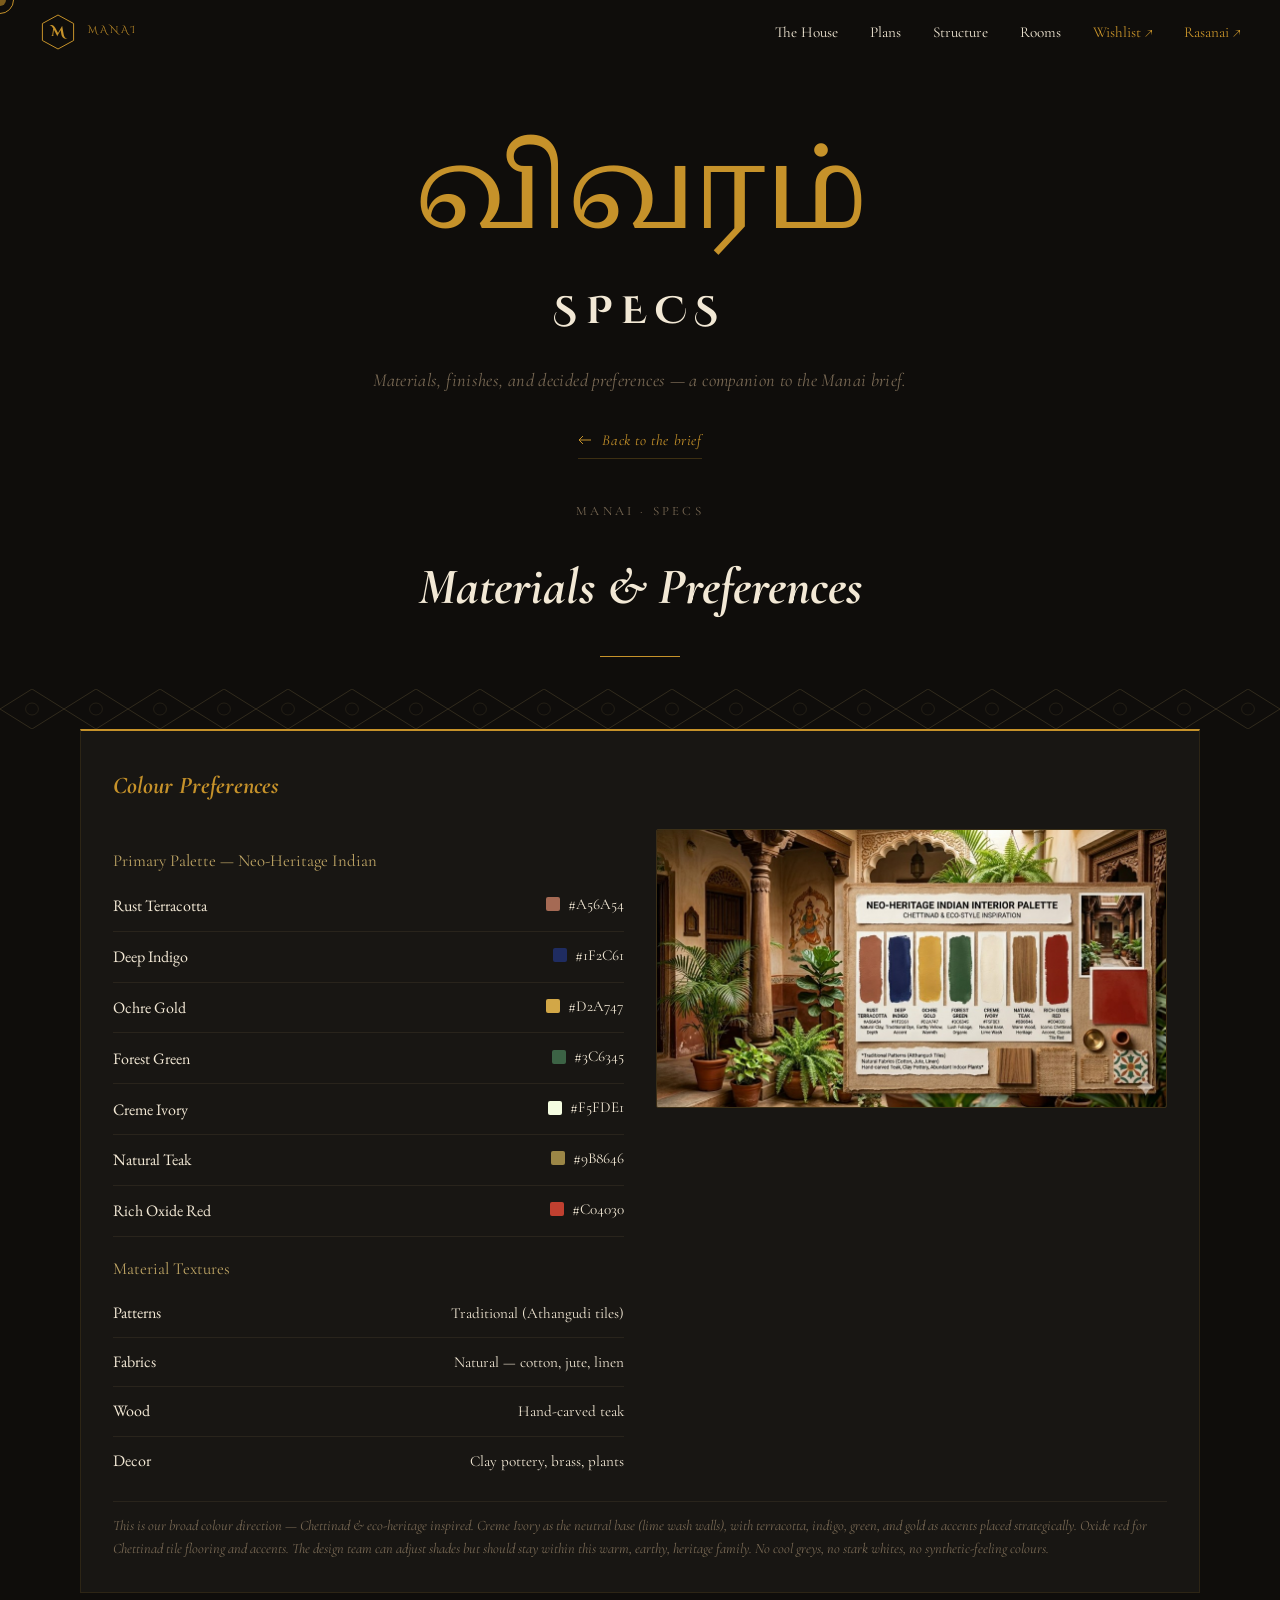
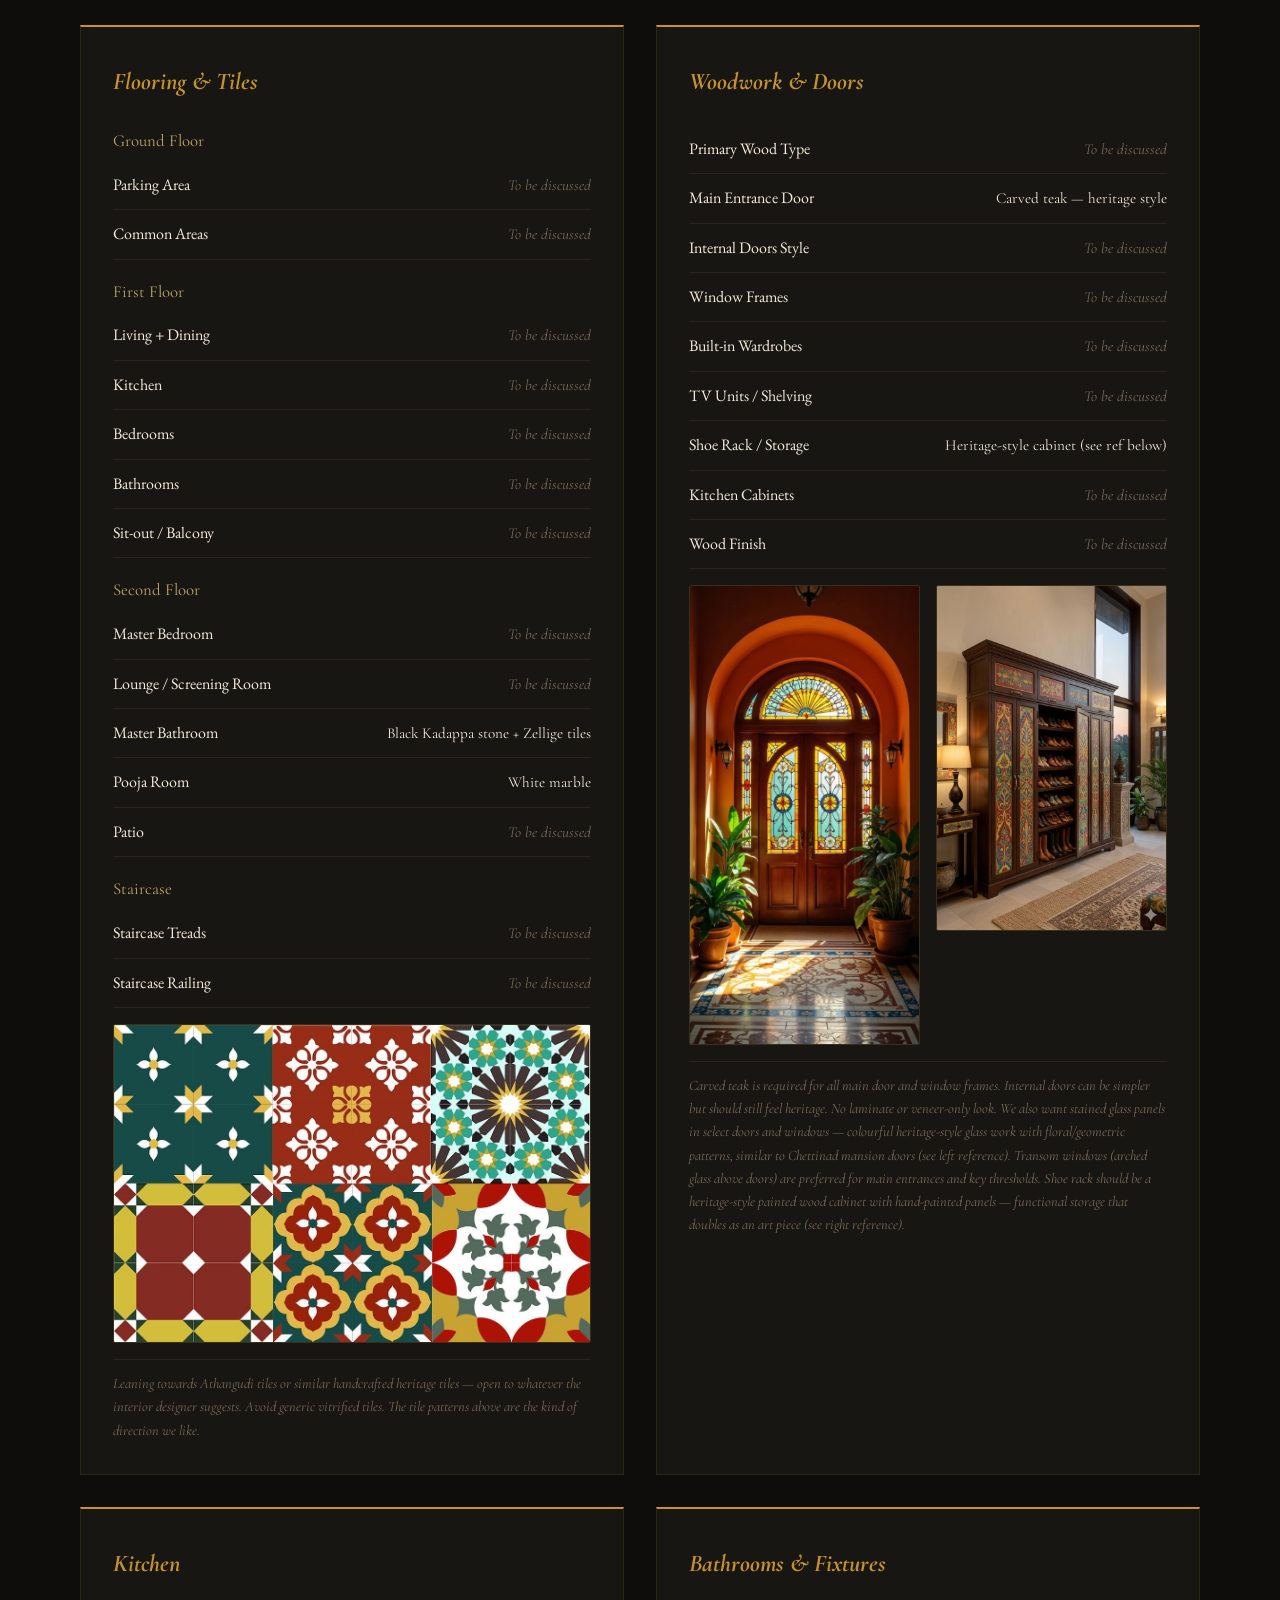
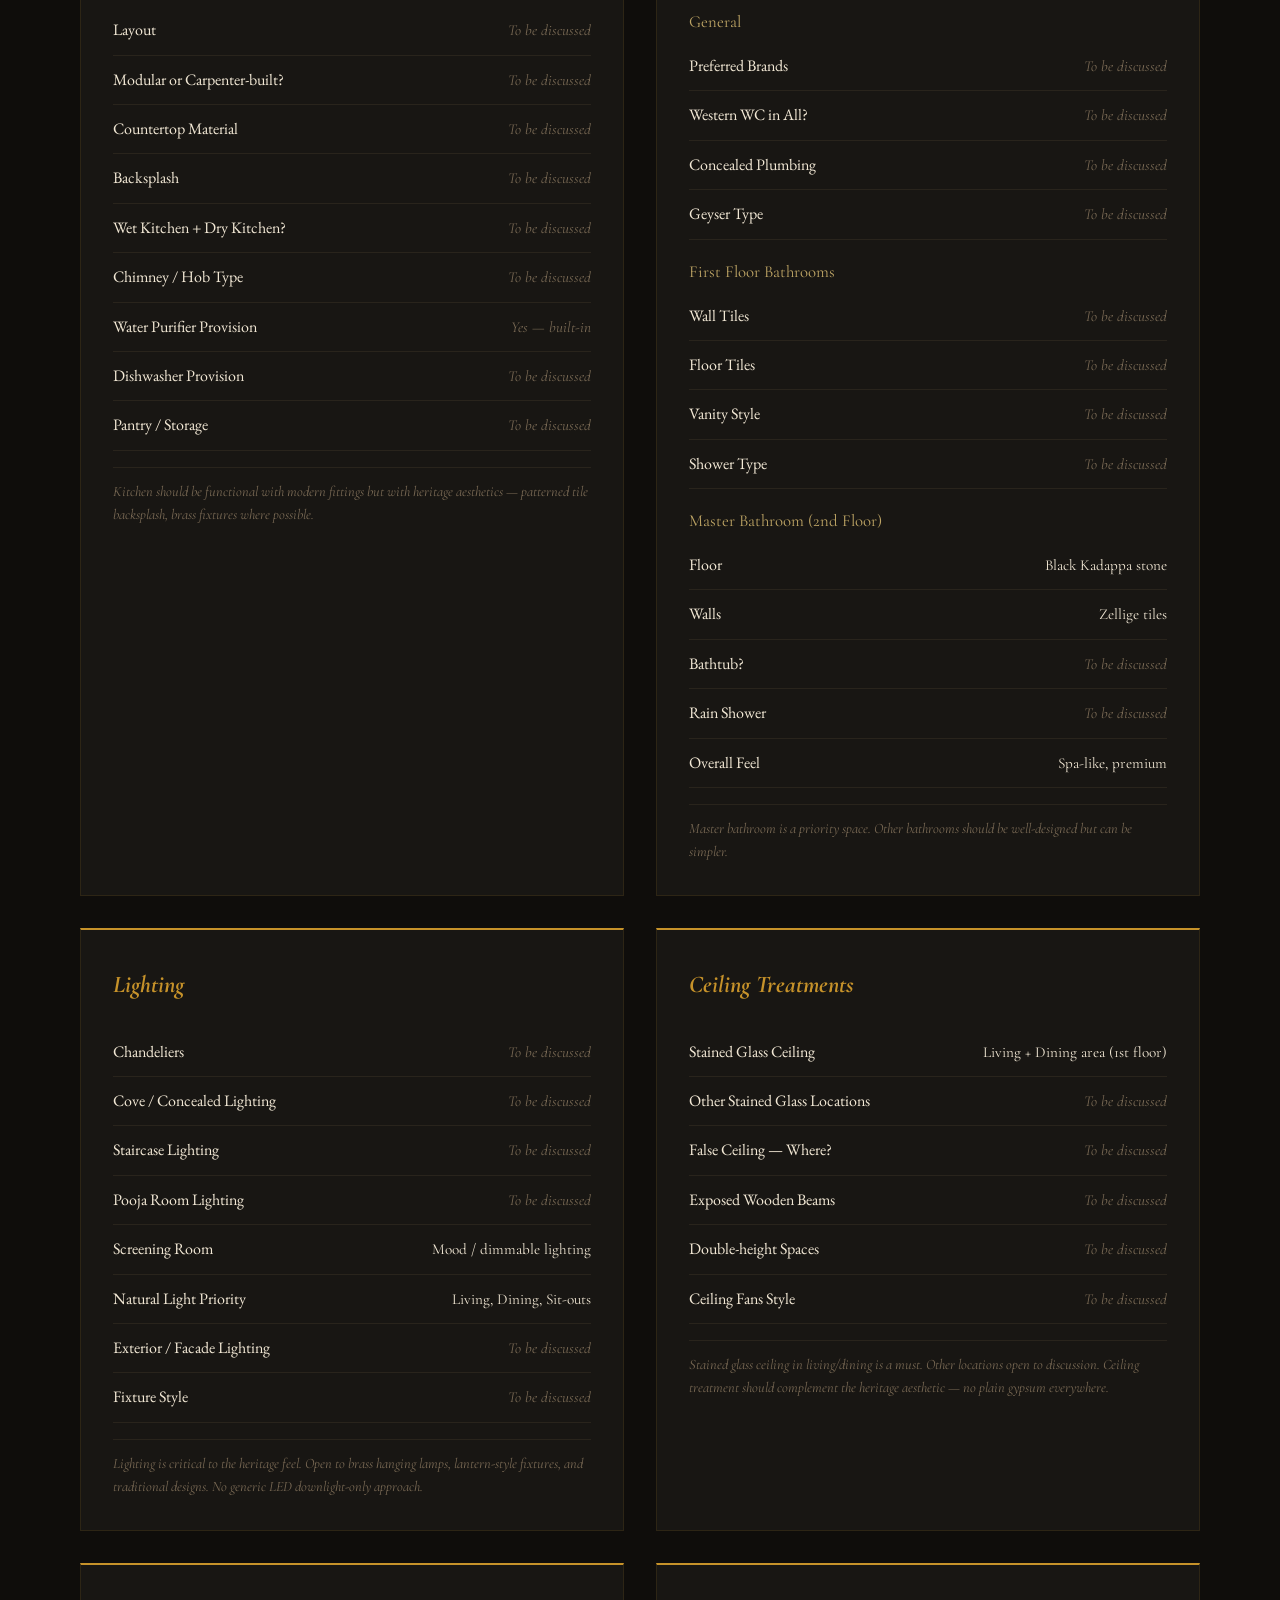
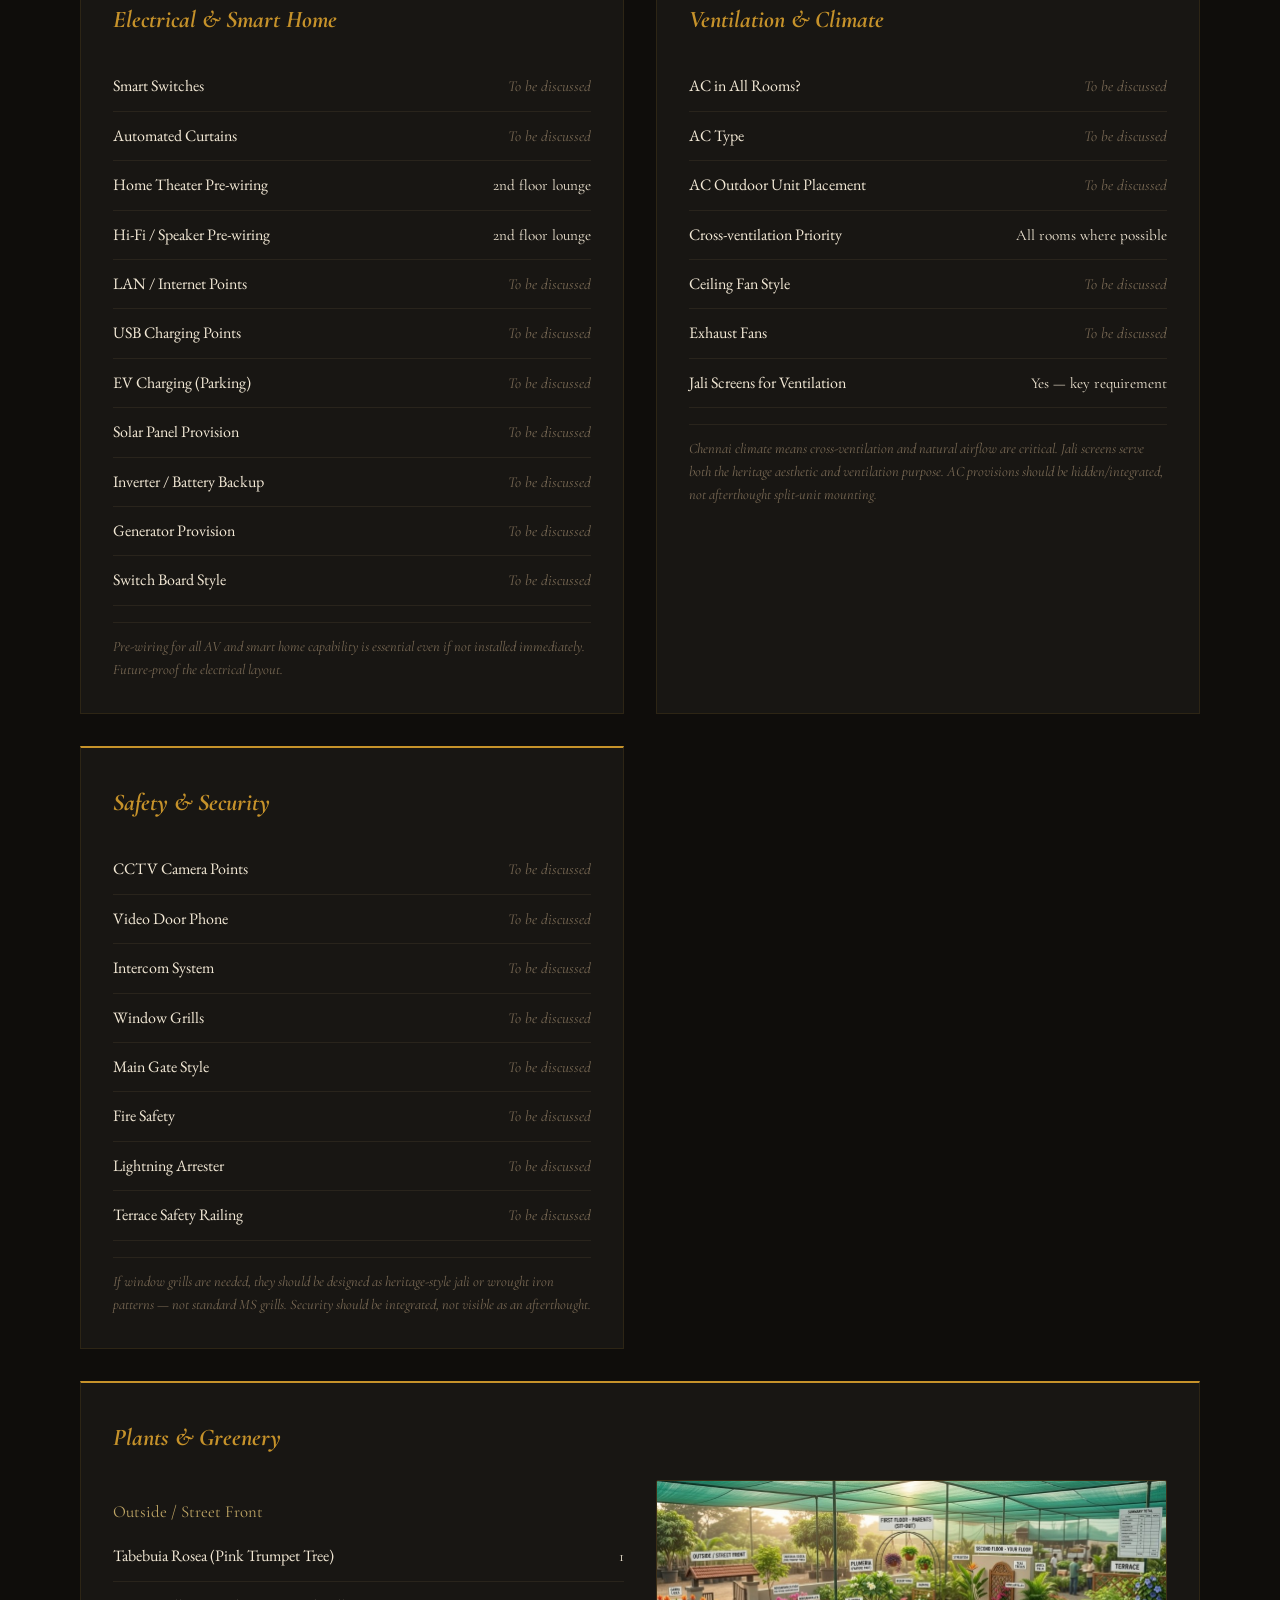
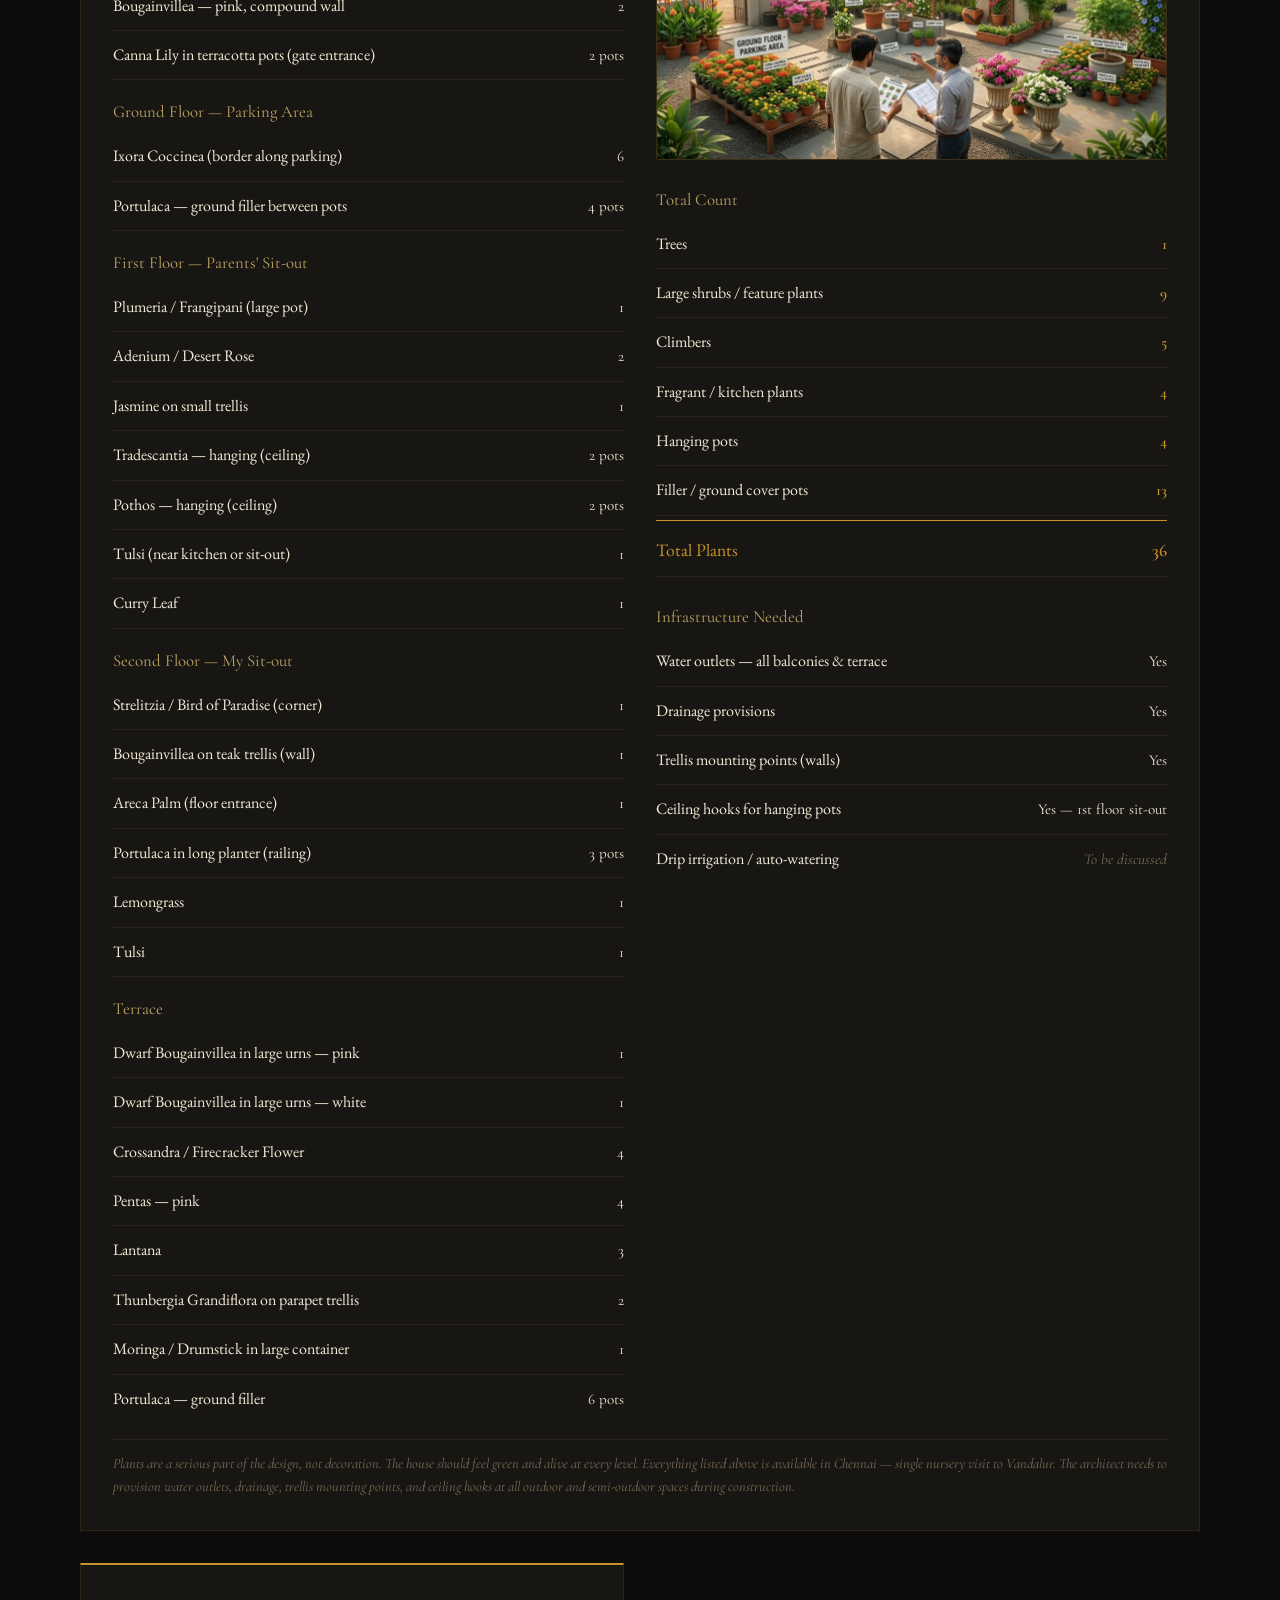
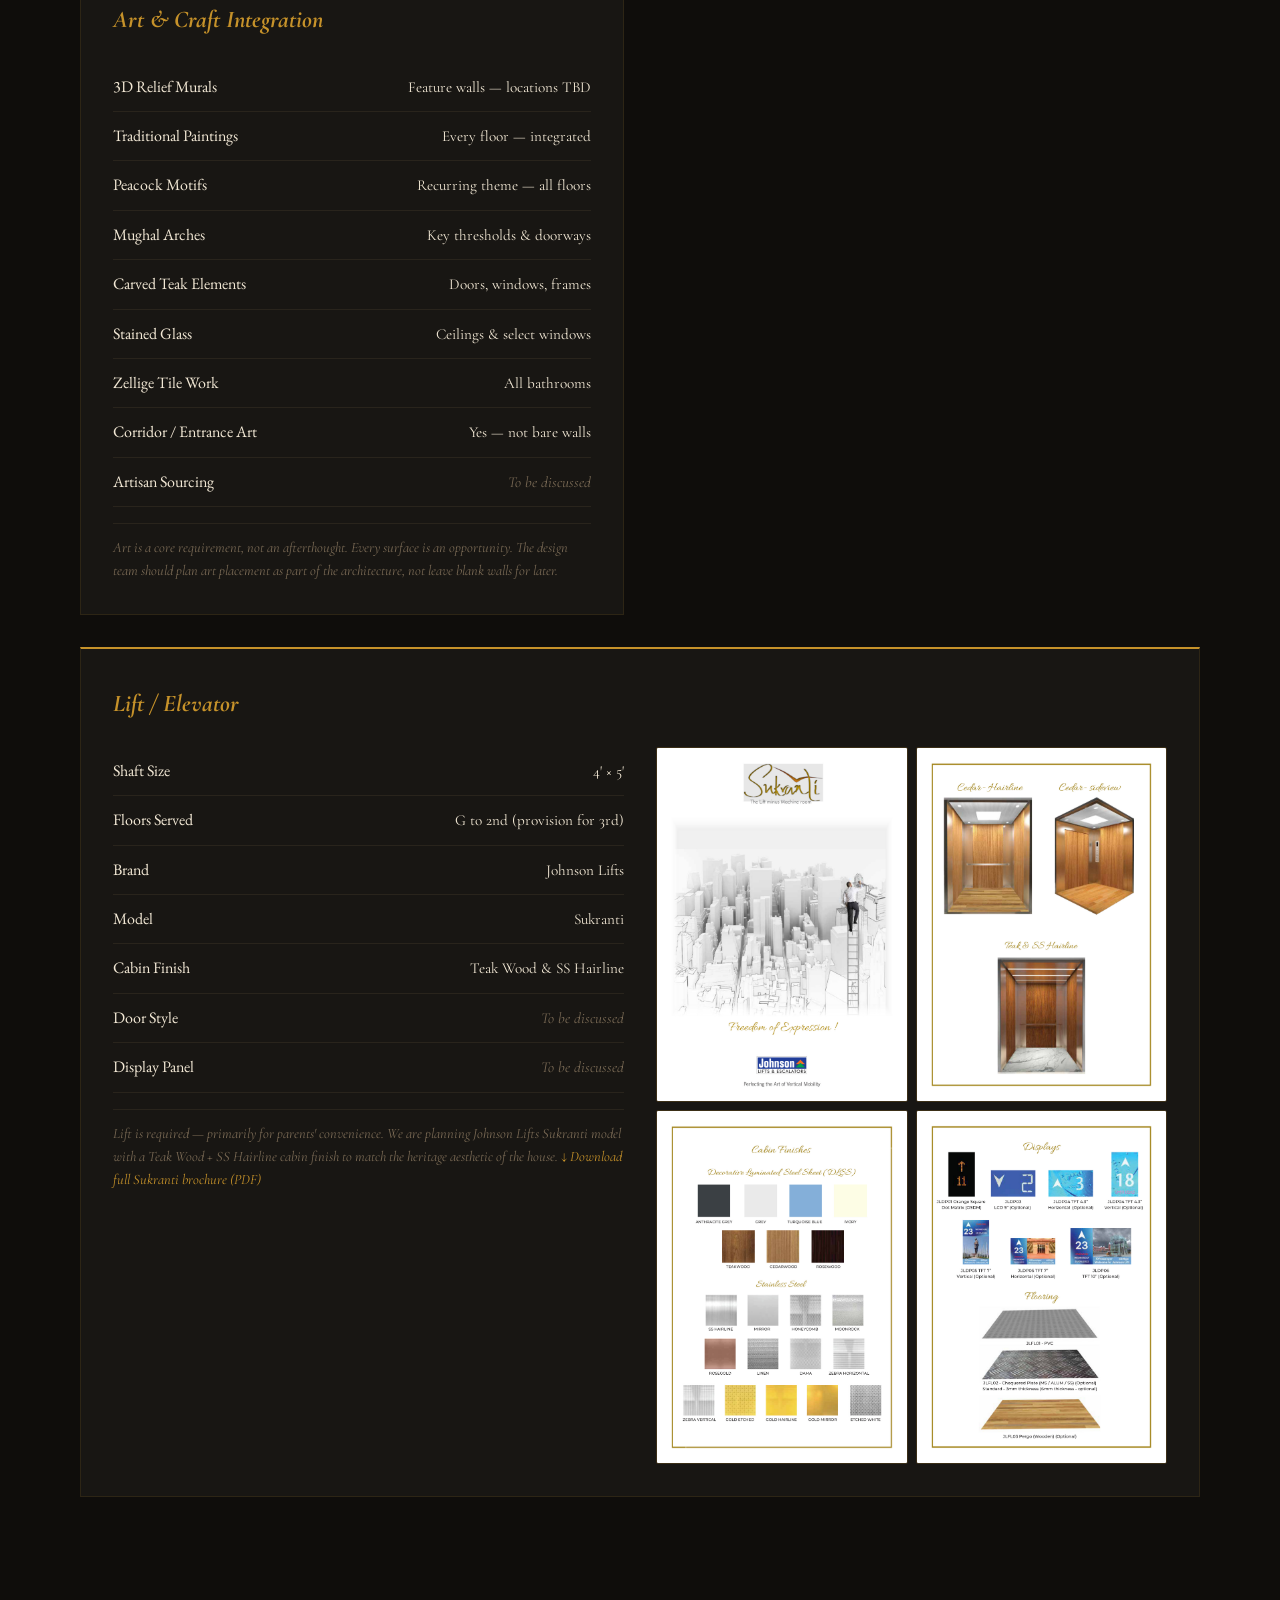
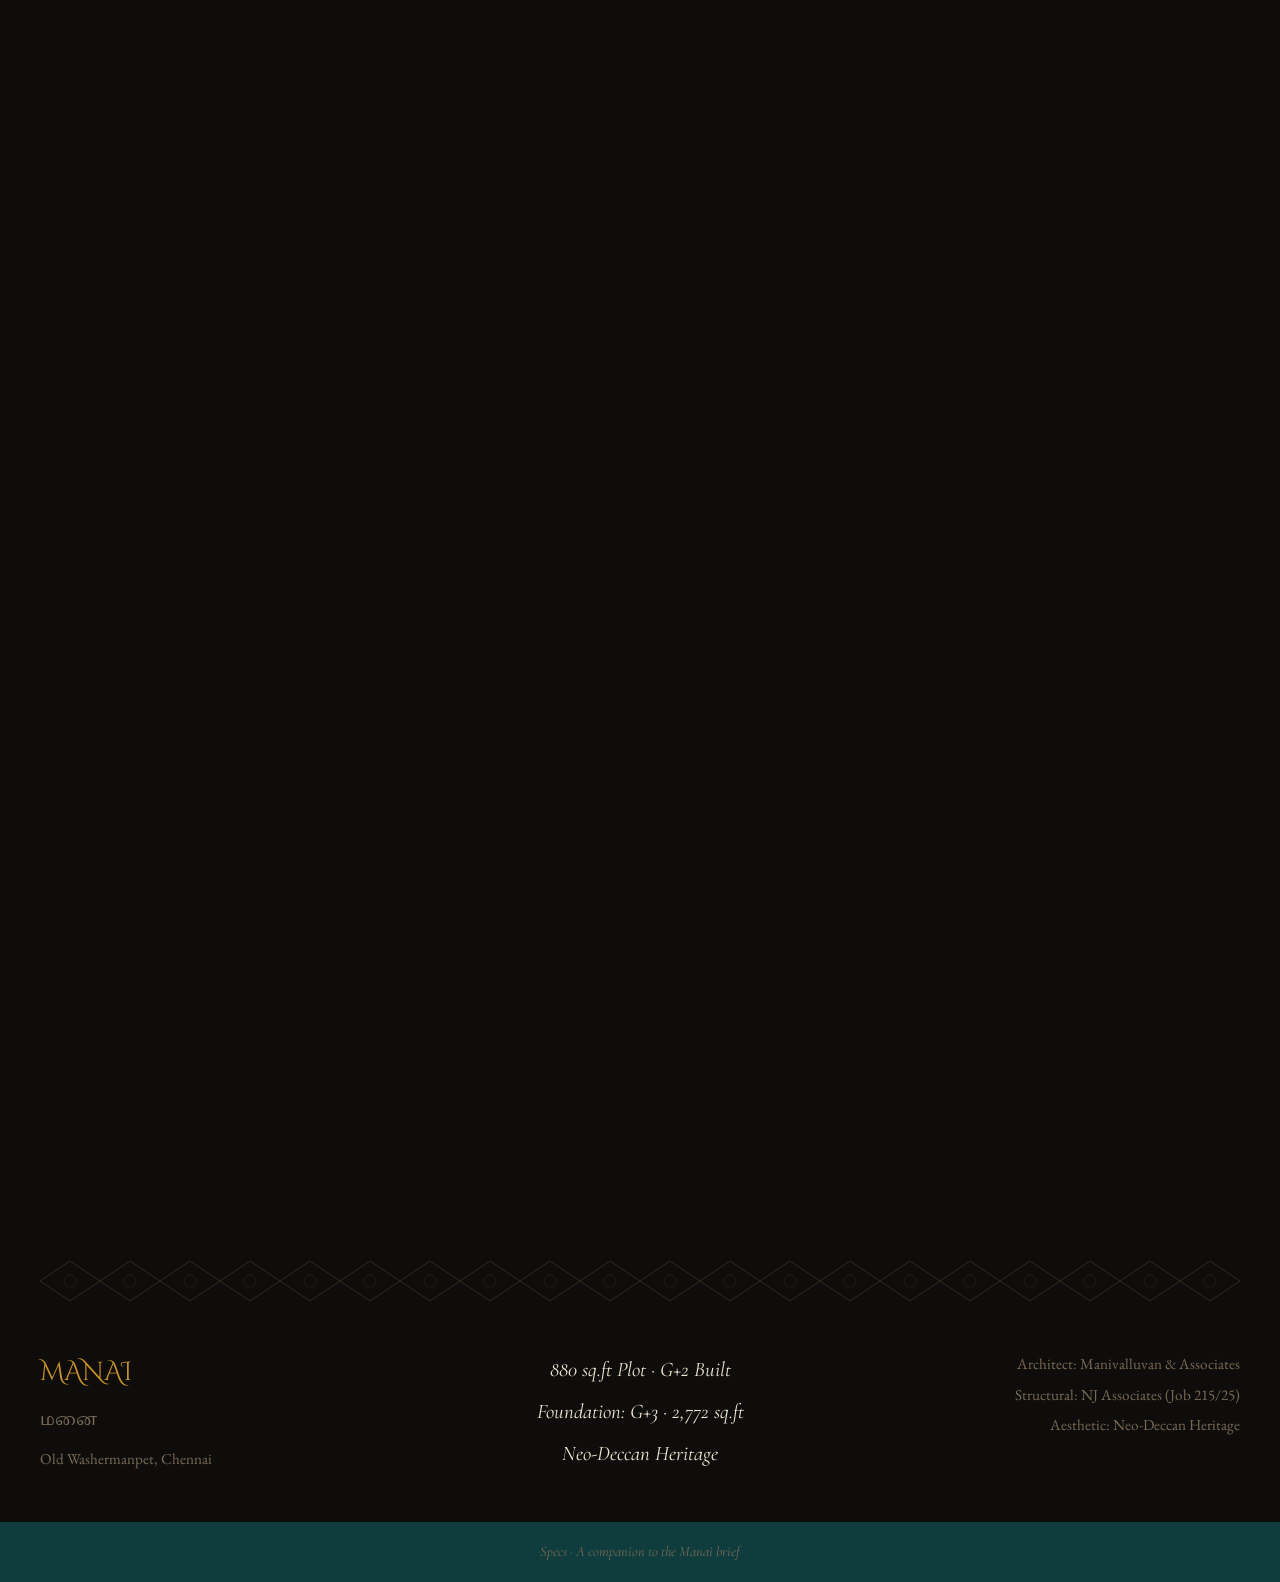
<file: specs.html>
<!DOCTYPE html>
<html lang="en">
<head>
<meta charset="UTF-8">
<meta name="viewport" content="width=device-width, initial-scale=1.0">
<title>Manai — Specs</title>
<meta name="description" content="Detailed specifications and material preferences for Manai — a companion document to the design brief.">
<link rel="preconnect" href="https://fonts.googleapis.com">
<link rel="preconnect" href="https://fonts.gstatic.com" crossorigin>
<link href="https://fonts.googleapis.com/css2?family=Cinzel+Decorative:wght@700&family=Cormorant+Garamond:ital,wght@0,300;0,400;0,600;1,300;1,400;1,600&family=EB+Garamond:wght@400;500&family=Noto+Serif+Tamil:wght@400;700&display=swap" rel="stylesheet">
<link rel="stylesheet" href="assets/css/manai.css">
<style>
/* Specs page — minor overrides */
body { background: var(--ink); }
.specs-page-header {
  padding: 140px 40px 40px;
  text-align: center;
  max-width: 900px;
  margin: 0 auto;
}
.specs-page-header .hero-tamil {
  font-family: 'Noto Serif Tamil', serif;
  font-size: clamp(4rem, 10vw, 7rem);
  color: var(--gold);
  line-height: 1;
  margin-bottom: 24px;
  letter-spacing: -0.02em;
}
.specs-page-header h1 {
  font-family: 'Cinzel Decorative', serif;
  font-size: clamp(1.6rem, 3.6vw, 2.4rem);
  letter-spacing: 0.22em;
  color: var(--vellum);
  margin-bottom: 14px;
}
.specs-page-header .specs-sub {
  font-family: 'Cormorant Garamond', serif;
  font-style: italic;
  font-size: 1.15rem;
  color: var(--muted);
  letter-spacing: 0.02em;
  max-width: 560px;
  margin: 0 auto;
}
.specs-back {
  display: inline-flex;
  align-items: center;
  gap: 10px;
  margin-top: 28px;
  font-family: 'Cormorant Garamond', serif;
  font-style: italic;
  font-size: 0.95rem;
  color: var(--gold);
  letter-spacing: 0.04em;
  border-bottom: 1px solid rgba(198,146,42,0.25);
  padding-bottom: 3px;
  transition: color 0.3s, border-color 0.3s;
}
.specs-back:hover { color: var(--gold-pale); border-color: var(--gold-pale); }
.specs-back svg { width: 14px; height: 10px; }
/* kill the huge top padding on preferences section inside this page */
#preferences .section-header { padding-top: 0; }
</style>
</head>
<body>
<div class="cursor-dot" id="cursorDot"></div>
<div class="cursor-ring" id="cursorRing"></div>

<nav class="nav" id="mainNav">
  <div class="nav-brand">
    <a href="index.html" style="display:flex;align-items:center;gap:12px;">
      <svg class="nav-monogram" width="36" height="36" viewBox="0 0 36 36" fill="none">
        <polygon points="18,1 33.6,9.5 33.6,26.5 18,35 2.4,26.5 2.4,9.5"
                 stroke="var(--gold)" stroke-width="1" fill="none"/>
        <text x="18" y="22" text-anchor="middle" fill="var(--gold)"
              font-family="'Cinzel Decorative', serif" font-size="14" font-weight="700">M</text>
      </svg>
      <span class="nav-brand-text">MANAI</span>
    </a>
  </div>
  <ul class="nav-links">
    <li><a class="nav-link" href="index.html#vision">The House</a></li>
    <li><a class="nav-link" href="index.html#floor-plans">Plans</a></li>
    <li><a class="nav-link" href="index.html#structural">Structure</a></li>
    <li><a class="nav-link" href="index.html#narrative">Rooms</a></li>
    <li><a class="nav-link nav-link-accent" href="wishlist.html">Wishlist ↗</a></li>
    <li><a class="nav-link nav-link-accent" href="inspiration.html">Rasanai ↗</a></li>
  </ul>
  <button class="hamburger" id="hamburger" onclick="toggleMobileMenu()">
    <span></span><span></span><span></span>
  </button>
</nav>

<div class="mobile-menu" id="mobileMenu">
  <a href="index.html#vision" onclick="closeMobileMenu()">The House</a>
  <a href="index.html#floor-plans" onclick="closeMobileMenu()">Plans</a>
  <a href="index.html#structural" onclick="closeMobileMenu()">Structure</a>
  <a href="index.html#narrative" onclick="closeMobileMenu()">Rooms</a>
  <a href="wishlist.html" class="mobile-accent">Wishlist ↗</a>
  <a href="inspiration.html" class="mobile-accent">Rasanai ↗</a>
</div>

<main>
  <header class="specs-page-header">
    <p class="hero-tamil">விவரம்</p>
    <h1>SPECS</h1>
    <p class="specs-sub">Materials, finishes, and decided preferences — a companion to the Manai brief.</p>
    <a class="specs-back" href="index.html">
      <svg viewBox="0 0 14 10"><path d="M5 1 L1 5 L5 9 M1 5 L13 5" stroke="currentColor" stroke-width="1" fill="none"/></svg>
      Back to the brief
    </a>
  </header>

  <!-- shared frieze pattern def used by prefs frieze -->
  <svg width="0" height="0" style="position:absolute" aria-hidden="true">
    <defs>
      <pattern id="friezeP" x="0" y="0" width="60" height="40" patternUnits="userSpaceOnUse">
        <path d="M30 0 L60 20 L30 40 L0 20 Z" stroke="var(--gold-pale)" stroke-width="0.5" fill="none"/>
        <circle cx="30" cy="20" r="6" stroke="var(--gold-pale)" stroke-width="0.3" fill="none"/>
      </pattern>
    </defs>
  </svg>

<section id="preferences">
  <div class="section-header reveal-slow">
    <p class="section-overline">Manai · Specs</p>
    <h2 class="section-title">Materials &amp; Preferences</h2>
    <div class="section-line"></div>
  </div>

  <div class="frieze">
    <svg viewBox="0 0 1200 40" preserveAspectRatio="none">
      <rect width="1200" height="40" fill="url(#friezeP)"/>
    </svg>
  </div>

  <div class="prefs-section">
    <div class="prefs-grid">

      <!-- COLOR PALETTE -->
      <div class="pref-card full-width reveal-up">
        <h3>Colour Preferences</h3>
        <div style="display:grid;grid-template-columns:1fr 1fr;gap:32px;align-items:start;">
          <div>
            <p class="pref-subhead">Primary Palette — Neo-Heritage Indian</p>
            <div class="pref-row">
              <span class="pref-label">Rust Terracotta</span>
              <span class="pref-value decided" style="display:flex;align-items:center;gap:8px;"><span style="width:14px;height:14px;border-radius:2px;background:#A56A54;display:inline-block;flex-shrink:0;"></span>#A56A54</span>
            </div>
            <div class="pref-row">
              <span class="pref-label">Deep Indigo</span>
              <span class="pref-value decided" style="display:flex;align-items:center;gap:8px;"><span style="width:14px;height:14px;border-radius:2px;background:#1F2C61;display:inline-block;flex-shrink:0;"></span>#1F2C61</span>
            </div>
            <div class="pref-row">
              <span class="pref-label">Ochre Gold</span>
              <span class="pref-value decided" style="display:flex;align-items:center;gap:8px;"><span style="width:14px;height:14px;border-radius:2px;background:#D2A747;display:inline-block;flex-shrink:0;"></span>#D2A747</span>
            </div>
            <div class="pref-row">
              <span class="pref-label">Forest Green</span>
              <span class="pref-value decided" style="display:flex;align-items:center;gap:8px;"><span style="width:14px;height:14px;border-radius:2px;background:#3C6345;display:inline-block;flex-shrink:0;"></span>#3C6345</span>
            </div>
            <div class="pref-row">
              <span class="pref-label">Creme Ivory</span>
              <span class="pref-value decided" style="display:flex;align-items:center;gap:8px;"><span style="width:14px;height:14px;border-radius:2px;background:#F5FDE1;display:inline-block;flex-shrink:0;"></span>#F5FDE1</span>
            </div>
            <div class="pref-row">
              <span class="pref-label">Natural Teak</span>
              <span class="pref-value decided" style="display:flex;align-items:center;gap:8px;"><span style="width:14px;height:14px;border-radius:2px;background:#9B8646;display:inline-block;flex-shrink:0;"></span>#9B8646</span>
            </div>
            <div class="pref-row">
              <span class="pref-label">Rich Oxide Red</span>
              <span class="pref-value decided" style="display:flex;align-items:center;gap:8px;"><span style="width:14px;height:14px;border-radius:2px;background:#C04030;display:inline-block;flex-shrink:0;"></span>#C04030</span>
            </div>

            <p class="pref-subhead">Material Textures</p>
            <div class="pref-row"><span class="pref-label">Patterns</span><span class="pref-value decided">Traditional (Athangudi tiles)</span></div>
            <div class="pref-row"><span class="pref-label">Fabrics</span><span class="pref-value decided">Natural — cotton, jute, linen</span></div>
            <div class="pref-row"><span class="pref-label">Wood</span><span class="pref-value decided">Hand-carved teak</span></div>
            <div class="pref-row"><span class="pref-label">Decor</span><span class="pref-value decided">Clay pottery, brass, plants</span></div>
          </div>
          <div>
            <img src="assets/color-palette.png" alt="Neo-Heritage Indian Interior Palette — Chettinad & Eco-Style Inspiration" style="width:100%;border:1px solid rgba(198,146,42,0.2);border-radius:2px;cursor:pointer;" onclick="openLightbox('assets/color-palette.png','image')">
          </div>
        </div>
        <p class="pref-note">This is our broad colour direction — Chettinad & eco-heritage inspired. Creme Ivory as the neutral base (lime wash walls), with terracotta, indigo, green, and gold as accents placed strategically. Oxide red for Chettinad tile flooring and accents. The design team can adjust shades but should stay within this warm, earthy, heritage family. No cool greys, no stark whites, no synthetic-feeling colours.</p>
      </div>

      <!-- FLOORING & TILES -->
      <div class="pref-card reveal-up">
        <h3>Flooring & Tiles</h3>
        <p class="pref-subhead">Ground Floor</p>
        <div class="pref-row"><span class="pref-label">Parking Area</span><span class="pref-value">To be discussed</span></div>
        <div class="pref-row"><span class="pref-label">Common Areas</span><span class="pref-value">To be discussed</span></div>
        <p class="pref-subhead">First Floor</p>
        <div class="pref-row"><span class="pref-label">Living + Dining</span><span class="pref-value">To be discussed</span></div>
        <div class="pref-row"><span class="pref-label">Kitchen</span><span class="pref-value">To be discussed</span></div>
        <div class="pref-row"><span class="pref-label">Bedrooms</span><span class="pref-value">To be discussed</span></div>
        <div class="pref-row"><span class="pref-label">Bathrooms</span><span class="pref-value">To be discussed</span></div>
        <div class="pref-row"><span class="pref-label">Sit-out / Balcony</span><span class="pref-value">To be discussed</span></div>
        <p class="pref-subhead">Second Floor</p>
        <div class="pref-row"><span class="pref-label">Master Bedroom</span><span class="pref-value">To be discussed</span></div>
        <div class="pref-row"><span class="pref-label">Lounge / Screening Room</span><span class="pref-value">To be discussed</span></div>
        <div class="pref-row"><span class="pref-label">Master Bathroom</span><span class="pref-value decided">Black Kadappa stone + Zellige tiles</span></div>
        <div class="pref-row"><span class="pref-label">Pooja Room</span><span class="pref-value decided">White marble</span></div>
        <div class="pref-row"><span class="pref-label">Patio</span><span class="pref-value">To be discussed</span></div>
        <p class="pref-subhead">Staircase</p>
        <div class="pref-row"><span class="pref-label">Staircase Treads</span><span class="pref-value">To be discussed</span></div>
        <div class="pref-row"><span class="pref-label">Staircase Railing</span><span class="pref-value">To be discussed</span></div>
        <div style="margin-top:16px;">
          <img src="assets/tiles-reference.png" alt="Athangudi tile patterns — reference" style="width:100%;border:1px solid rgba(198,146,42,0.2);border-radius:2px;cursor:pointer;" onclick="openLightbox('assets/tiles-reference.png','image')">
        </div>
        <p class="pref-note">Leaning towards Athangudi tiles or similar handcrafted heritage tiles — open to whatever the interior designer suggests. Avoid generic vitrified tiles. The tile patterns above are the kind of direction we like.</p>
      </div>

      <!-- WOODWORK & DOORS -->
      <div class="pref-card reveal-up">
        <h3>Woodwork & Doors</h3>
        <div class="pref-row"><span class="pref-label">Primary Wood Type</span><span class="pref-value">To be discussed</span></div>
        <div class="pref-row"><span class="pref-label">Main Entrance Door</span><span class="pref-value decided">Carved teak — heritage style</span></div>
        <div class="pref-row"><span class="pref-label">Internal Doors Style</span><span class="pref-value">To be discussed</span></div>
        <div class="pref-row"><span class="pref-label">Window Frames</span><span class="pref-value">To be discussed</span></div>
        <div class="pref-row"><span class="pref-label">Built-in Wardrobes</span><span class="pref-value">To be discussed</span></div>
        <div class="pref-row"><span class="pref-label">TV Units / Shelving</span><span class="pref-value">To be discussed</span></div>
        <div class="pref-row"><span class="pref-label">Shoe Rack / Storage</span><span class="pref-value decided">Heritage-style cabinet (see ref below)</span></div>
        <div class="pref-row"><span class="pref-label">Kitchen Cabinets</span><span class="pref-value">To be discussed</span></div>
        <div class="pref-row"><span class="pref-label">Wood Finish</span><span class="pref-value">To be discussed</span></div>
        <div style="margin-top:16px;display:grid;grid-template-columns:1fr 1fr;gap:16px;">
          <img src="assets/stained-glass-door-ref.png" alt="Stained glass panel doors with transom — reference" style="width:100%;border:1px solid rgba(198,146,42,0.2);border-radius:2px;cursor:pointer;" onclick="openLightbox('assets/stained-glass-door-ref.png','image')">
          <img src="assets/shoe-rack-ref.png" alt="Heritage-style painted shoe cabinet — reference" style="width:100%;border:1px solid rgba(198,146,42,0.2);border-radius:2px;cursor:pointer;" onclick="openLightbox('assets/shoe-rack-ref.png','image')">
        </div>
        <p class="pref-note">Carved teak is required for all main door and window frames. Internal doors can be simpler but should still feel heritage. No laminate or veneer-only look. We also want stained glass panels in select doors and windows — colourful heritage-style glass work with floral/geometric patterns, similar to Chettinad mansion doors (see left reference). Transom windows (arched glass above doors) are preferred for main entrances and key thresholds. Shoe rack should be a heritage-style painted wood cabinet with hand-painted panels — functional storage that doubles as an art piece (see right reference).</p>
      </div>

      <!-- KITCHEN -->
      <div class="pref-card reveal-up">
        <h3>Kitchen</h3>
        <div class="pref-row"><span class="pref-label">Layout</span><span class="pref-value">To be discussed</span></div>
        <div class="pref-row"><span class="pref-label">Modular or Carpenter-built?</span><span class="pref-value">To be discussed</span></div>
        <div class="pref-row"><span class="pref-label">Countertop Material</span><span class="pref-value">To be discussed</span></div>
        <div class="pref-row"><span class="pref-label">Backsplash</span><span class="pref-value">To be discussed</span></div>
        <div class="pref-row"><span class="pref-label">Wet Kitchen + Dry Kitchen?</span><span class="pref-value">To be discussed</span></div>
        <div class="pref-row"><span class="pref-label">Chimney / Hob Type</span><span class="pref-value">To be discussed</span></div>
        <div class="pref-row"><span class="pref-label">Water Purifier Provision</span><span class="pref-value">Yes — built-in</span></div>
        <div class="pref-row"><span class="pref-label">Dishwasher Provision</span><span class="pref-value">To be discussed</span></div>
        <div class="pref-row"><span class="pref-label">Pantry / Storage</span><span class="pref-value">To be discussed</span></div>
        <p class="pref-note">Kitchen should be functional with modern fittings but with heritage aesthetics — patterned tile backsplash, brass fixtures where possible.</p>
      </div>

      <!-- BATHROOMS -->
      <div class="pref-card reveal-up">
        <h3>Bathrooms & Fixtures</h3>
        <p class="pref-subhead">General</p>
        <div class="pref-row"><span class="pref-label">Preferred Brands</span><span class="pref-value">To be discussed</span></div>
        <div class="pref-row"><span class="pref-label">Western WC in All?</span><span class="pref-value">To be discussed</span></div>
        <div class="pref-row"><span class="pref-label">Concealed Plumbing</span><span class="pref-value">To be discussed</span></div>
        <div class="pref-row"><span class="pref-label">Geyser Type</span><span class="pref-value">To be discussed</span></div>
        <p class="pref-subhead">First Floor Bathrooms</p>
        <div class="pref-row"><span class="pref-label">Wall Tiles</span><span class="pref-value">To be discussed</span></div>
        <div class="pref-row"><span class="pref-label">Floor Tiles</span><span class="pref-value">To be discussed</span></div>
        <div class="pref-row"><span class="pref-label">Vanity Style</span><span class="pref-value">To be discussed</span></div>
        <div class="pref-row"><span class="pref-label">Shower Type</span><span class="pref-value">To be discussed</span></div>
        <p class="pref-subhead">Master Bathroom (2nd Floor)</p>
        <div class="pref-row"><span class="pref-label">Floor</span><span class="pref-value decided">Black Kadappa stone</span></div>
        <div class="pref-row"><span class="pref-label">Walls</span><span class="pref-value decided">Zellige tiles</span></div>
        <div class="pref-row"><span class="pref-label">Bathtub?</span><span class="pref-value">To be discussed</span></div>
        <div class="pref-row"><span class="pref-label">Rain Shower</span><span class="pref-value">To be discussed</span></div>
        <div class="pref-row"><span class="pref-label">Overall Feel</span><span class="pref-value decided">Spa-like, premium</span></div>
        <p class="pref-note">Master bathroom is a priority space. Other bathrooms should be well-designed but can be simpler.</p>
      </div>

      <!-- LIGHTING -->
      <div class="pref-card reveal-up">
        <h3>Lighting</h3>
        <div class="pref-row"><span class="pref-label">Chandeliers</span><span class="pref-value">To be discussed</span></div>
        <div class="pref-row"><span class="pref-label">Cove / Concealed Lighting</span><span class="pref-value">To be discussed</span></div>
        <div class="pref-row"><span class="pref-label">Staircase Lighting</span><span class="pref-value">To be discussed</span></div>
        <div class="pref-row"><span class="pref-label">Pooja Room Lighting</span><span class="pref-value">To be discussed</span></div>
        <div class="pref-row"><span class="pref-label">Screening Room</span><span class="pref-value decided">Mood / dimmable lighting</span></div>
        <div class="pref-row"><span class="pref-label">Natural Light Priority</span><span class="pref-value decided">Living, Dining, Sit-outs</span></div>
        <div class="pref-row"><span class="pref-label">Exterior / Facade Lighting</span><span class="pref-value">To be discussed</span></div>
        <div class="pref-row"><span class="pref-label">Fixture Style</span><span class="pref-value">To be discussed</span></div>
        <p class="pref-note">Lighting is critical to the heritage feel. Open to brass hanging lamps, lantern-style fixtures, and traditional designs. No generic LED downlight-only approach.</p>
      </div>

      <!-- CEILING TREATMENTS -->
      <div class="pref-card reveal-up">
        <h3>Ceiling Treatments</h3>
        <div class="pref-row"><span class="pref-label">Stained Glass Ceiling</span><span class="pref-value decided">Living + Dining area (1st floor)</span></div>
        <div class="pref-row"><span class="pref-label">Other Stained Glass Locations</span><span class="pref-value">To be discussed</span></div>
        <div class="pref-row"><span class="pref-label">False Ceiling — Where?</span><span class="pref-value">To be discussed</span></div>
        <div class="pref-row"><span class="pref-label">Exposed Wooden Beams</span><span class="pref-value">To be discussed</span></div>
        <div class="pref-row"><span class="pref-label">Double-height Spaces</span><span class="pref-value">To be discussed</span></div>
        <div class="pref-row"><span class="pref-label">Ceiling Fans Style</span><span class="pref-value">To be discussed</span></div>
        <p class="pref-note">Stained glass ceiling in living/dining is a must. Other locations open to discussion. Ceiling treatment should complement the heritage aesthetic — no plain gypsum everywhere.</p>
      </div>

      <!-- ELECTRICAL & SMART HOME -->
      <div class="pref-card reveal-up">
        <h3>Electrical & Smart Home</h3>
        <div class="pref-row"><span class="pref-label">Smart Switches</span><span class="pref-value">To be discussed</span></div>
        <div class="pref-row"><span class="pref-label">Automated Curtains</span><span class="pref-value">To be discussed</span></div>
        <div class="pref-row"><span class="pref-label">Home Theater Pre-wiring</span><span class="pref-value decided">2nd floor lounge</span></div>
        <div class="pref-row"><span class="pref-label">Hi-Fi / Speaker Pre-wiring</span><span class="pref-value decided">2nd floor lounge</span></div>
        <div class="pref-row"><span class="pref-label">LAN / Internet Points</span><span class="pref-value">To be discussed</span></div>
        <div class="pref-row"><span class="pref-label">USB Charging Points</span><span class="pref-value">To be discussed</span></div>
        <div class="pref-row"><span class="pref-label">EV Charging (Parking)</span><span class="pref-value">To be discussed</span></div>
        <div class="pref-row"><span class="pref-label">Solar Panel Provision</span><span class="pref-value">To be discussed</span></div>
        <div class="pref-row"><span class="pref-label">Inverter / Battery Backup</span><span class="pref-value">To be discussed</span></div>
        <div class="pref-row"><span class="pref-label">Generator Provision</span><span class="pref-value">To be discussed</span></div>
        <div class="pref-row"><span class="pref-label">Switch Board Style</span><span class="pref-value">To be discussed</span></div>
        <p class="pref-note">Pre-wiring for all AV and smart home capability is essential even if not installed immediately. Future-proof the electrical layout.</p>
      </div>

      <!-- VENTILATION & CLIMATE -->
      <div class="pref-card reveal-up">
        <h3>Ventilation & Climate</h3>
        <div class="pref-row"><span class="pref-label">AC in All Rooms?</span><span class="pref-value">To be discussed</span></div>
        <div class="pref-row"><span class="pref-label">AC Type</span><span class="pref-value">To be discussed</span></div>
        <div class="pref-row"><span class="pref-label">AC Outdoor Unit Placement</span><span class="pref-value">To be discussed</span></div>
        <div class="pref-row"><span class="pref-label">Cross-ventilation Priority</span><span class="pref-value decided">All rooms where possible</span></div>
        <div class="pref-row"><span class="pref-label">Ceiling Fan Style</span><span class="pref-value">To be discussed</span></div>
        <div class="pref-row"><span class="pref-label">Exhaust Fans</span><span class="pref-value">To be discussed</span></div>
        <div class="pref-row"><span class="pref-label">Jali Screens for Ventilation</span><span class="pref-value decided">Yes — key requirement</span></div>
        <p class="pref-note">Chennai climate means cross-ventilation and natural airflow are critical. Jali screens serve both the heritage aesthetic and ventilation purpose. AC provisions should be hidden/integrated, not afterthought split-unit mounting.</p>
      </div>

      <!-- SAFETY & SECURITY -->
      <div class="pref-card reveal-up">
        <h3>Safety & Security</h3>
        <div class="pref-row"><span class="pref-label">CCTV Camera Points</span><span class="pref-value">To be discussed</span></div>
        <div class="pref-row"><span class="pref-label">Video Door Phone</span><span class="pref-value">To be discussed</span></div>
        <div class="pref-row"><span class="pref-label">Intercom System</span><span class="pref-value">To be discussed</span></div>
        <div class="pref-row"><span class="pref-label">Window Grills</span><span class="pref-value">To be discussed</span></div>
        <div class="pref-row"><span class="pref-label">Main Gate Style</span><span class="pref-value">To be discussed</span></div>
        <div class="pref-row"><span class="pref-label">Fire Safety</span><span class="pref-value">To be discussed</span></div>
        <div class="pref-row"><span class="pref-label">Lightning Arrester</span><span class="pref-value">To be discussed</span></div>
        <div class="pref-row"><span class="pref-label">Terrace Safety Railing</span><span class="pref-value">To be discussed</span></div>
        <p class="pref-note">If window grills are needed, they should be designed as heritage-style jali or wrought iron patterns — not standard MS grills. Security should be integrated, not visible as an afterthought.</p>
      </div>

      <!-- PLANTS & GREENERY -->
      <div class="pref-card full-width reveal-up">
        <h3>Plants & Greenery</h3>
        <div style="display:grid;grid-template-columns:1fr 1fr;gap:32px;align-items:start;">
          <div>
            <p class="pref-subhead">Outside / Street Front</p>
            <div class="pref-row"><span class="pref-label">Tabebuia Rosea (Pink Trumpet Tree)</span><span class="pref-value decided">1</span></div>
            <div class="pref-row"><span class="pref-label">Bougainvillea — pink, compound wall</span><span class="pref-value decided">2</span></div>
            <div class="pref-row"><span class="pref-label">Canna Lily in terracotta pots (gate entrance)</span><span class="pref-value decided">2 pots</span></div>

            <p class="pref-subhead">Ground Floor — Parking Area</p>
            <div class="pref-row"><span class="pref-label">Ixora Coccinea (border along parking)</span><span class="pref-value decided">6</span></div>
            <div class="pref-row"><span class="pref-label">Portulaca — ground filler between pots</span><span class="pref-value decided">4 pots</span></div>

            <p class="pref-subhead">First Floor — Parents' Sit-out</p>
            <div class="pref-row"><span class="pref-label">Plumeria / Frangipani (large pot)</span><span class="pref-value decided">1</span></div>
            <div class="pref-row"><span class="pref-label">Adenium / Desert Rose</span><span class="pref-value decided">2</span></div>
            <div class="pref-row"><span class="pref-label">Jasmine on small trellis</span><span class="pref-value decided">1</span></div>
            <div class="pref-row"><span class="pref-label">Tradescantia — hanging (ceiling)</span><span class="pref-value decided">2 pots</span></div>
            <div class="pref-row"><span class="pref-label">Pothos — hanging (ceiling)</span><span class="pref-value decided">2 pots</span></div>
            <div class="pref-row"><span class="pref-label">Tulsi (near kitchen or sit-out)</span><span class="pref-value decided">1</span></div>
            <div class="pref-row"><span class="pref-label">Curry Leaf</span><span class="pref-value decided">1</span></div>

            <p class="pref-subhead">Second Floor — My Sit-out</p>
            <div class="pref-row"><span class="pref-label">Strelitzia / Bird of Paradise (corner)</span><span class="pref-value decided">1</span></div>
            <div class="pref-row"><span class="pref-label">Bougainvillea on teak trellis (wall)</span><span class="pref-value decided">1</span></div>
            <div class="pref-row"><span class="pref-label">Areca Palm (floor entrance)</span><span class="pref-value decided">1</span></div>
            <div class="pref-row"><span class="pref-label">Portulaca in long planter (railing)</span><span class="pref-value decided">3 pots</span></div>
            <div class="pref-row"><span class="pref-label">Lemongrass</span><span class="pref-value decided">1</span></div>
            <div class="pref-row"><span class="pref-label">Tulsi</span><span class="pref-value decided">1</span></div>

            <p class="pref-subhead">Terrace</p>
            <div class="pref-row"><span class="pref-label">Dwarf Bougainvillea in large urns — pink</span><span class="pref-value decided">1</span></div>
            <div class="pref-row"><span class="pref-label">Dwarf Bougainvillea in large urns — white</span><span class="pref-value decided">1</span></div>
            <div class="pref-row"><span class="pref-label">Crossandra / Firecracker Flower</span><span class="pref-value decided">4</span></div>
            <div class="pref-row"><span class="pref-label">Pentas — pink</span><span class="pref-value decided">4</span></div>
            <div class="pref-row"><span class="pref-label">Lantana</span><span class="pref-value decided">3</span></div>
            <div class="pref-row"><span class="pref-label">Thunbergia Grandiflora on parapet trellis</span><span class="pref-value decided">2</span></div>
            <div class="pref-row"><span class="pref-label">Moringa / Drumstick in large container</span><span class="pref-value decided">1</span></div>
            <div class="pref-row"><span class="pref-label">Portulaca — ground filler</span><span class="pref-value decided">6 pots</span></div>
          </div>
          <div>
            <img src="assets/plants-plan-ref.png" alt="Floor-by-floor plant plan — nursery reference" style="width:100%;border:1px solid rgba(198,146,42,0.2);border-radius:2px;cursor:pointer;margin-bottom:24px;" onclick="openLightbox('assets/plants-plan-ref.png','image')">

            <p class="pref-subhead">Total Count</p>
            <div class="pref-row"><span class="pref-label">Trees</span><span class="pref-value highlight">1</span></div>
            <div class="pref-row"><span class="pref-label">Large shrubs / feature plants</span><span class="pref-value highlight">9</span></div>
            <div class="pref-row"><span class="pref-label">Climbers</span><span class="pref-value highlight">5</span></div>
            <div class="pref-row"><span class="pref-label">Fragrant / kitchen plants</span><span class="pref-value highlight">4</span></div>
            <div class="pref-row"><span class="pref-label">Hanging pots</span><span class="pref-value highlight">4</span></div>
            <div class="pref-row"><span class="pref-label">Filler / ground cover pots</span><span class="pref-value highlight">13</span></div>
            <div class="pref-row" style="border-top:1px solid var(--gold);padding-top:12px;margin-top:4px;"><span class="pref-label" style="color:var(--gold);font-size:1.1rem;">Total Plants</span><span class="pref-value highlight" style="font-size:1.1rem;">36</span></div>

            <p class="pref-subhead" style="margin-top:24px;">Infrastructure Needed</p>
            <div class="pref-row"><span class="pref-label">Water outlets — all balconies & terrace</span><span class="pref-value decided">Yes</span></div>
            <div class="pref-row"><span class="pref-label">Drainage provisions</span><span class="pref-value decided">Yes</span></div>
            <div class="pref-row"><span class="pref-label">Trellis mounting points (walls)</span><span class="pref-value decided">Yes</span></div>
            <div class="pref-row"><span class="pref-label">Ceiling hooks for hanging pots</span><span class="pref-value decided">Yes — 1st floor sit-out</span></div>
            <div class="pref-row"><span class="pref-label">Drip irrigation / auto-watering</span><span class="pref-value">To be discussed</span></div>
          </div>
        </div>
        <p class="pref-note">Plants are a serious part of the design, not decoration. The house should feel green and alive at every level. Everything listed above is available in Chennai — single nursery visit to Vandalur. The architect needs to provision water outlets, drainage, trellis mounting points, and ceiling hooks at all outdoor and semi-outdoor spaces during construction.</p>
      </div>

      <!-- ART & CRAFT INTEGRATION -->
      <div class="pref-card reveal-up">
        <h3>Art & Craft Integration</h3>
        <div class="pref-row"><span class="pref-label">3D Relief Murals</span><span class="pref-value decided">Feature walls — locations TBD</span></div>
        <div class="pref-row"><span class="pref-label">Traditional Paintings</span><span class="pref-value decided">Every floor — integrated</span></div>
        <div class="pref-row"><span class="pref-label">Peacock Motifs</span><span class="pref-value decided">Recurring theme — all floors</span></div>
        <div class="pref-row"><span class="pref-label">Mughal Arches</span><span class="pref-value decided">Key thresholds & doorways</span></div>
        <div class="pref-row"><span class="pref-label">Carved Teak Elements</span><span class="pref-value decided">Doors, windows, frames</span></div>
        <div class="pref-row"><span class="pref-label">Stained Glass</span><span class="pref-value decided">Ceilings & select windows</span></div>
        <div class="pref-row"><span class="pref-label">Zellige Tile Work</span><span class="pref-value decided">All bathrooms</span></div>
        <div class="pref-row"><span class="pref-label">Corridor / Entrance Art</span><span class="pref-value decided">Yes — not bare walls</span></div>
        <div class="pref-row"><span class="pref-label">Artisan Sourcing</span><span class="pref-value">To be discussed</span></div>
        <p class="pref-note">Art is a core requirement, not an afterthought. Every surface is an opportunity. The design team should plan art placement as part of the architecture, not leave blank walls for later.</p>
      </div>

      <!-- LIFT -->
      <div class="pref-card full-width reveal-up">
        <h3>Lift / Elevator</h3>
        <div style="display:grid;grid-template-columns:1fr 1fr;gap:32px;align-items:start;">
          <div>
            <div class="pref-row"><span class="pref-label">Shaft Size</span><span class="pref-value decided">4' × 5'</span></div>
            <div class="pref-row"><span class="pref-label">Floors Served</span><span class="pref-value decided">G to 2nd (provision for 3rd)</span></div>
            <div class="pref-row"><span class="pref-label">Brand</span><span class="pref-value decided">Johnson Lifts</span></div>
            <div class="pref-row"><span class="pref-label">Model</span><span class="pref-value decided">Sukranti</span></div>
            <div class="pref-row"><span class="pref-label">Cabin Finish</span><span class="pref-value decided">Teak Wood & SS Hairline</span></div>
            <div class="pref-row"><span class="pref-label">Door Style</span><span class="pref-value">To be discussed</span></div>
            <div class="pref-row"><span class="pref-label">Display Panel</span><span class="pref-value">To be discussed</span></div>
            <p class="pref-note">Lift is required — primarily for parents' convenience. We are planning Johnson Lifts Sukranti model with a Teak Wood + SS Hairline cabin finish to match the heritage aesthetic of the house. <a href="assets/johnson-sukranti-brochure.pdf" download style="color:var(--gold);">↓ Download full Sukranti brochure (PDF)</a></p>
          </div>
          <div style="display:grid;grid-template-columns:1fr 1fr;gap:8px;">
            <img src="assets/johnson-sukranti-p1.jpg" alt="Johnson Sukranti — Cover" style="width:100%;border:1px solid rgba(198,146,42,0.2);border-radius:2px;cursor:pointer;" onclick="openLightbox('assets/johnson-sukranti-p1.jpg','image')">
            <img src="assets/johnson-sukranti-teak-p7.jpg" alt="Johnson Sukranti — Teak & SS Hairline finish" style="width:100%;border:1px solid rgba(198,146,42,0.2);border-radius:2px;cursor:pointer;" onclick="openLightbox('assets/johnson-sukranti-teak-p7.jpg','image')">
            <img src="assets/johnson-sukranti-teak-p15.jpg" alt="Johnson Sukranti — Finish options" style="width:100%;border:1px solid rgba(198,146,42,0.2);border-radius:2px;cursor:pointer;" onclick="openLightbox('assets/johnson-sukranti-teak-p15.jpg','image')">
            <img src="assets/johnson-sukranti-teak-p12.jpg" alt="Johnson Sukranti — Display options" style="width:100%;border:1px solid rgba(198,146,42,0.2);border-radius:2px;cursor:pointer;" onclick="openLightbox('assets/johnson-sukranti-teak-p12.jpg','image')">
          </div>
        </div>
      </div>



      <!-- EXTERIOR & FACADE -->
      <div class="pref-card reveal-up">
        <h3>Exterior & Facade</h3>
        <div class="pref-row"><span class="pref-label">Facade Style</span><span class="pref-value decided">Neo-Deccan Heritage</span></div>
        <div class="pref-row"><span class="pref-label">Facade Material</span><span class="pref-value">To be discussed</span></div>
        <div class="pref-row"><span class="pref-label">Facade Colour</span><span class="pref-value">To be discussed</span></div>
        <div class="pref-row"><span class="pref-label">Balcony Railing Style</span><span class="pref-value">To be discussed</span></div>
        <div class="pref-row"><span class="pref-label">Name Board Design</span><span class="pref-value">To be discussed</span></div>
        <div class="pref-row"><span class="pref-label">Main Gate Design</span><span class="pref-value">To be discussed</span></div>
        <div class="pref-row"><span class="pref-label">Compound Wall</span><span class="pref-value">To be discussed</span></div>
        <div class="pref-row"><span class="pref-label">Exterior Lighting</span><span class="pref-value">To be discussed</span></div>
        <div class="pref-row"><span class="pref-label">Weatherproofing</span><span class="pref-value">To be discussed</span></div>
        <p class="pref-note">The facade is the first impression. It should unmistakably communicate the heritage intent — no generic modern elevation with decorative elements stuck on.</p>
      </div>

      <!-- BUDGET & TIMELINE (full width) -->
      <div class="pref-card full-width reveal-up">
        <h3>Budget & Timeline</h3>
        <div class="pref-row"><span class="pref-label">Overall Budget Range</span><span class="pref-value">To be discussed</span></div>
        <div class="pref-row"><span class="pref-label">Construction Start Target</span><span class="pref-value">To be discussed</span></div>
        <div class="pref-row"><span class="pref-label">Expected Completion</span><span class="pref-value">To be discussed</span></div>
        <div class="pref-row"><span class="pref-label">Priority if Budget Constrained</span><span class="pref-value">To be discussed</span></div>
        <div class="pref-row"><span class="pref-label">Phased Construction?</span><span class="pref-value">To be discussed</span></div>
        <div class="pref-row"><span class="pref-label">3rd Floor — When?</span><span class="pref-value decided">Future — foundation ready now</span></div>
        <p class="pref-note">Budget and timeline to be discussed in person. The intent is to build once and build right — quality of craftsmanship is more important than speed. We are willing to phase certain finishes if needed, but the structure and core design must be complete.</p>
      </div>

    </div>
  </div>
</section>

</main>

<footer class="footer">
  <div class="frieze" style="margin-bottom: 48px;">
    <svg viewBox="0 0 1200 40" preserveAspectRatio="none">
      <rect width="1200" height="40" fill="url(#friezeP)"/>
    </svg>
  </div>
  <div class="footer-columns">
    <div class="footer-left">
      <p class="footer-brand">MANAI</p>
      <p class="footer-tamil">மனை</p>
      <p class="footer-location">Old Washermanpet, Chennai</p>
    </div>
    <div class="footer-center">
      <p>880 sq.ft Plot · G+2 Built</p>
      <p>Foundation: G+3 · 2,772 sq.ft</p>
      <p>Neo-Deccan Heritage</p>
    </div>
    <div class="footer-right">
      <p>Architect: Manivalluvan &amp; Associates</p>
      <p>Structural: NJ Associates (Job 215/25)</p>
      <p>Aesthetic: Neo-Deccan Heritage</p>
    </div>
  </div>
  <div class="footer-bottom">
    <p>Specs · A companion to the Manai brief</p>
  </div>
</footer>

<div class="lightbox" id="lightbox">
  <button class="lightbox-close" onclick="closeLightbox()">
    <svg width="36" height="36" viewBox="0 0 36 36">
      <line x1="8" y1="8" x2="28" y2="28"/><line x1="28" y1="8" x2="8" y2="28"/>
    </svg>
  </button>
  <button class="lightbox-arrow prev" onclick="navigateLightbox(-1)">
    <svg width="24" height="40" viewBox="0 0 24 40"><path d="M20 4 L6 20 L20 36" stroke="var(--gold)" stroke-width="1.5" fill="none"/></svg>
  </button>
  <div id="lightboxContent"></div>
  <button class="lightbox-arrow next" onclick="navigateLightbox(1)">
    <svg width="24" height="40" viewBox="0 0 24 40"><path d="M4 4 L18 20 L4 36" stroke="var(--gold)" stroke-width="1.5" fill="none"/></svg>
  </button>
</div>

<script src="assets/js/manai.js"></script>
</body>
</html>
</file>
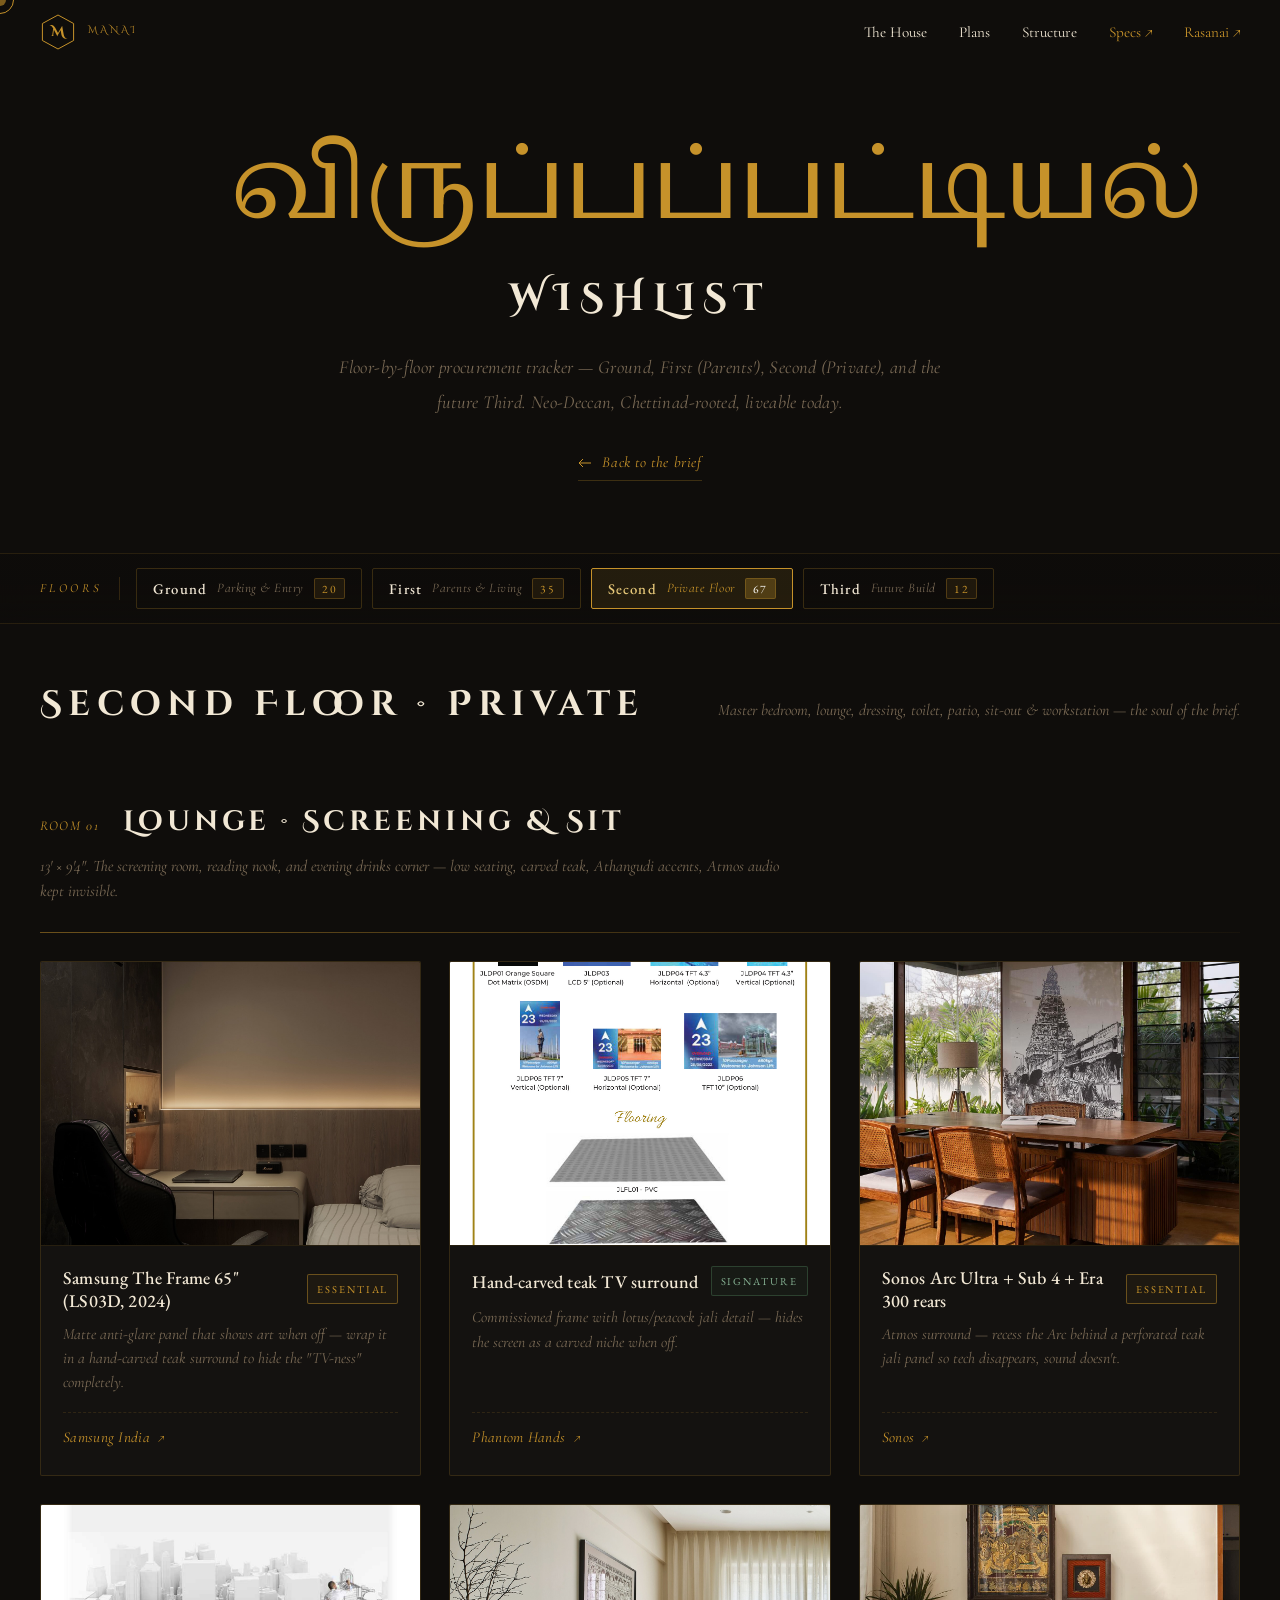
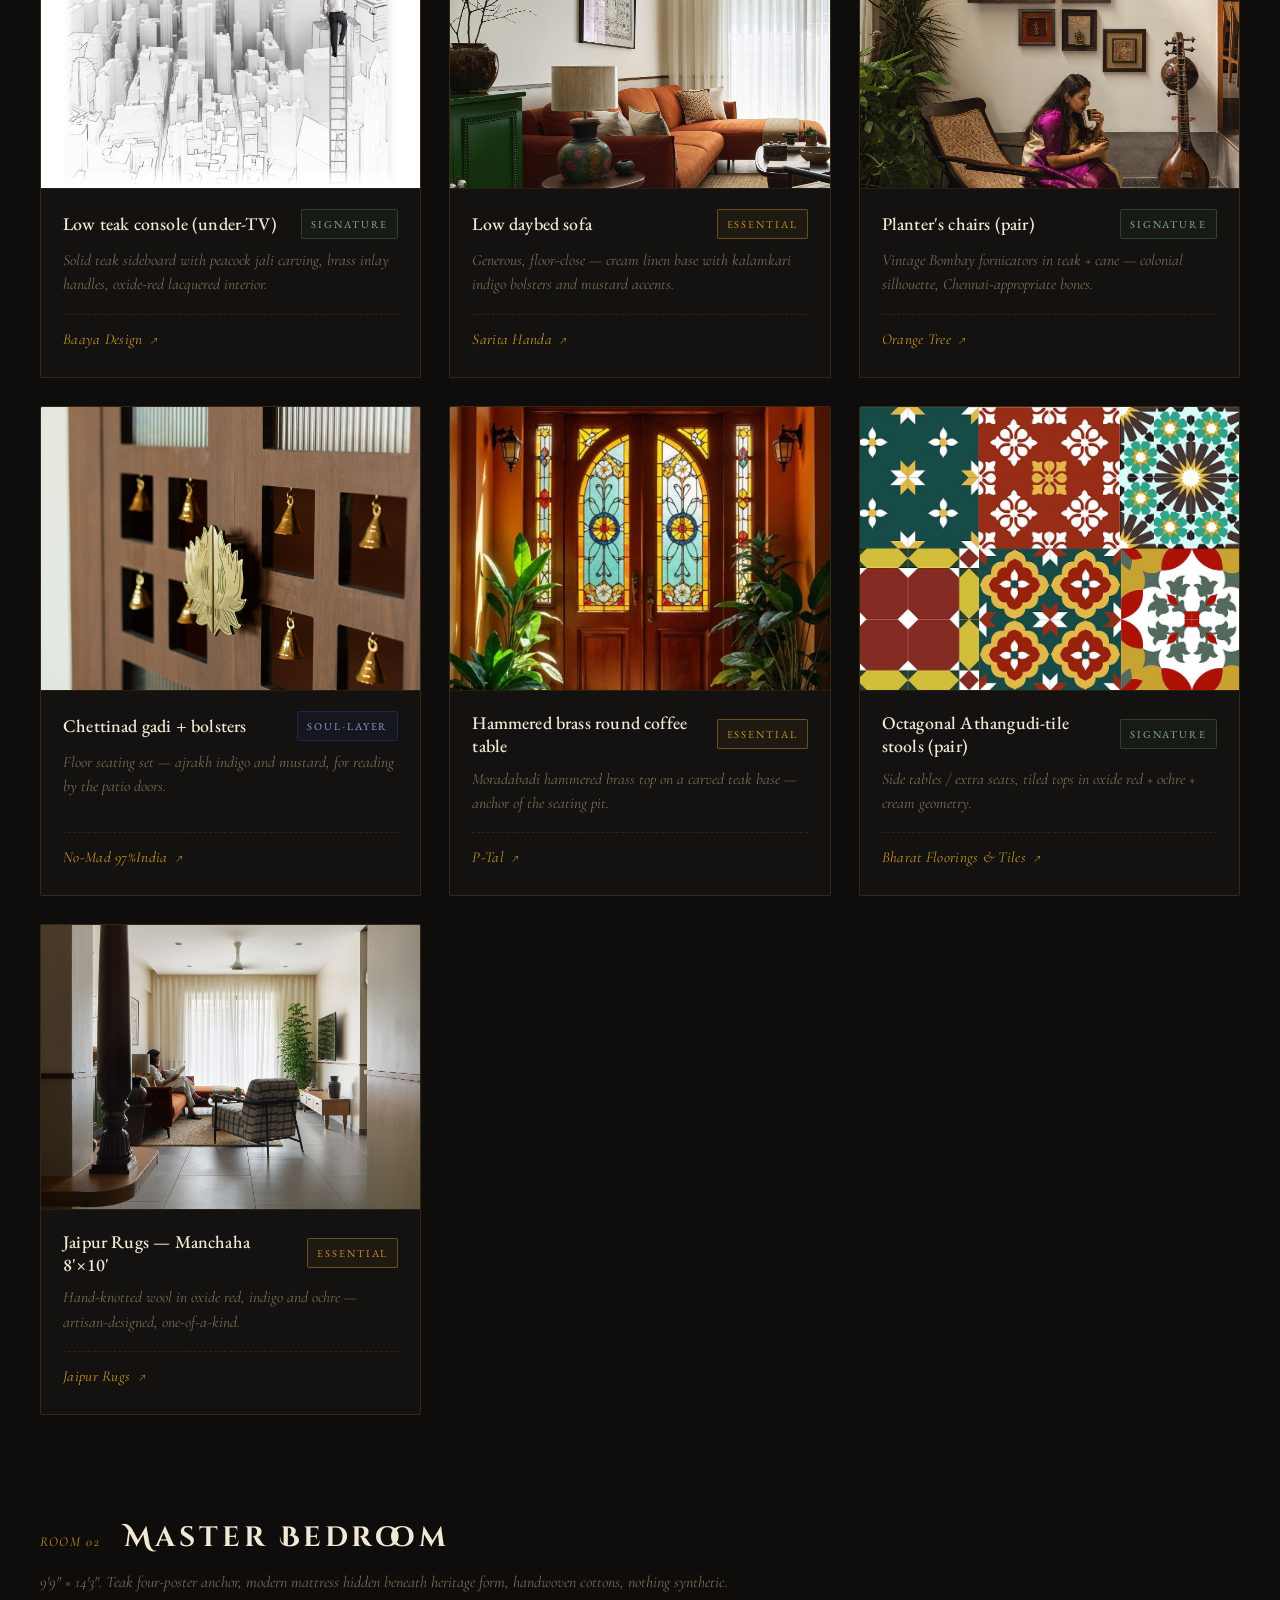
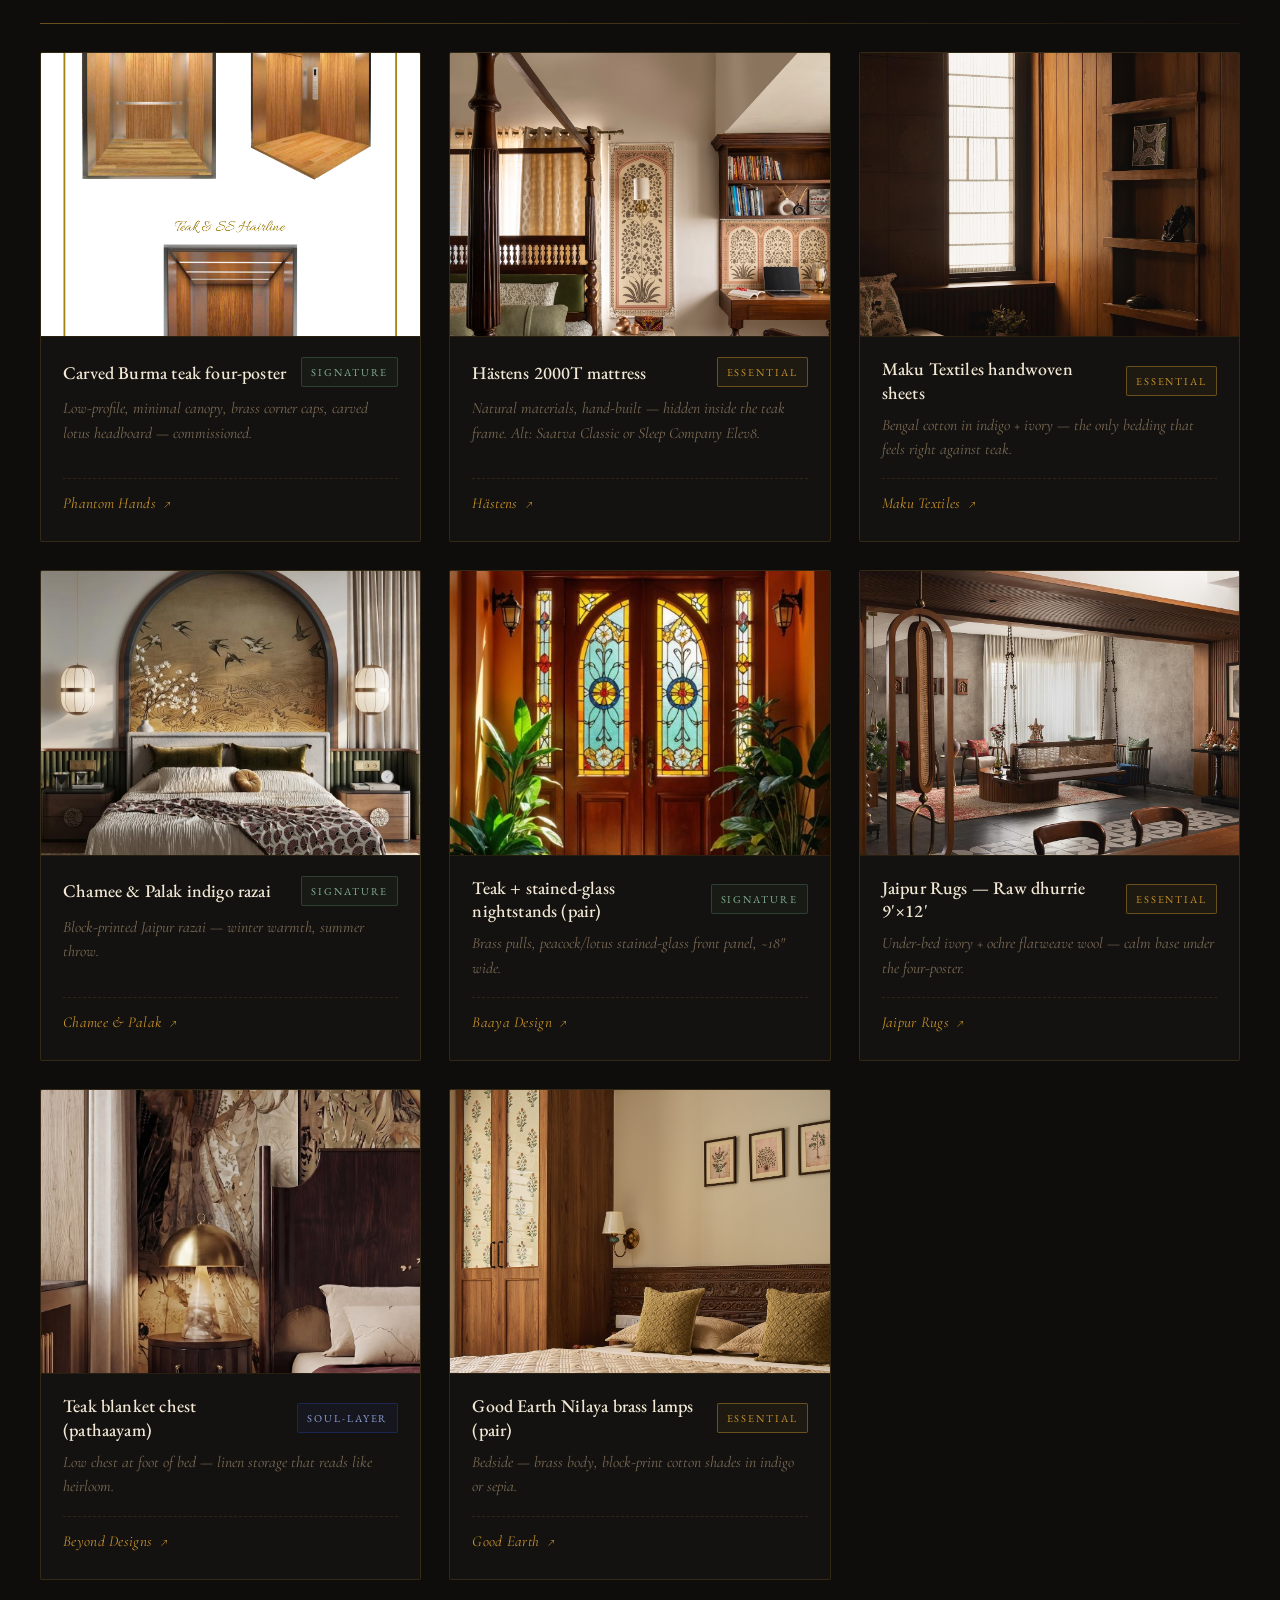
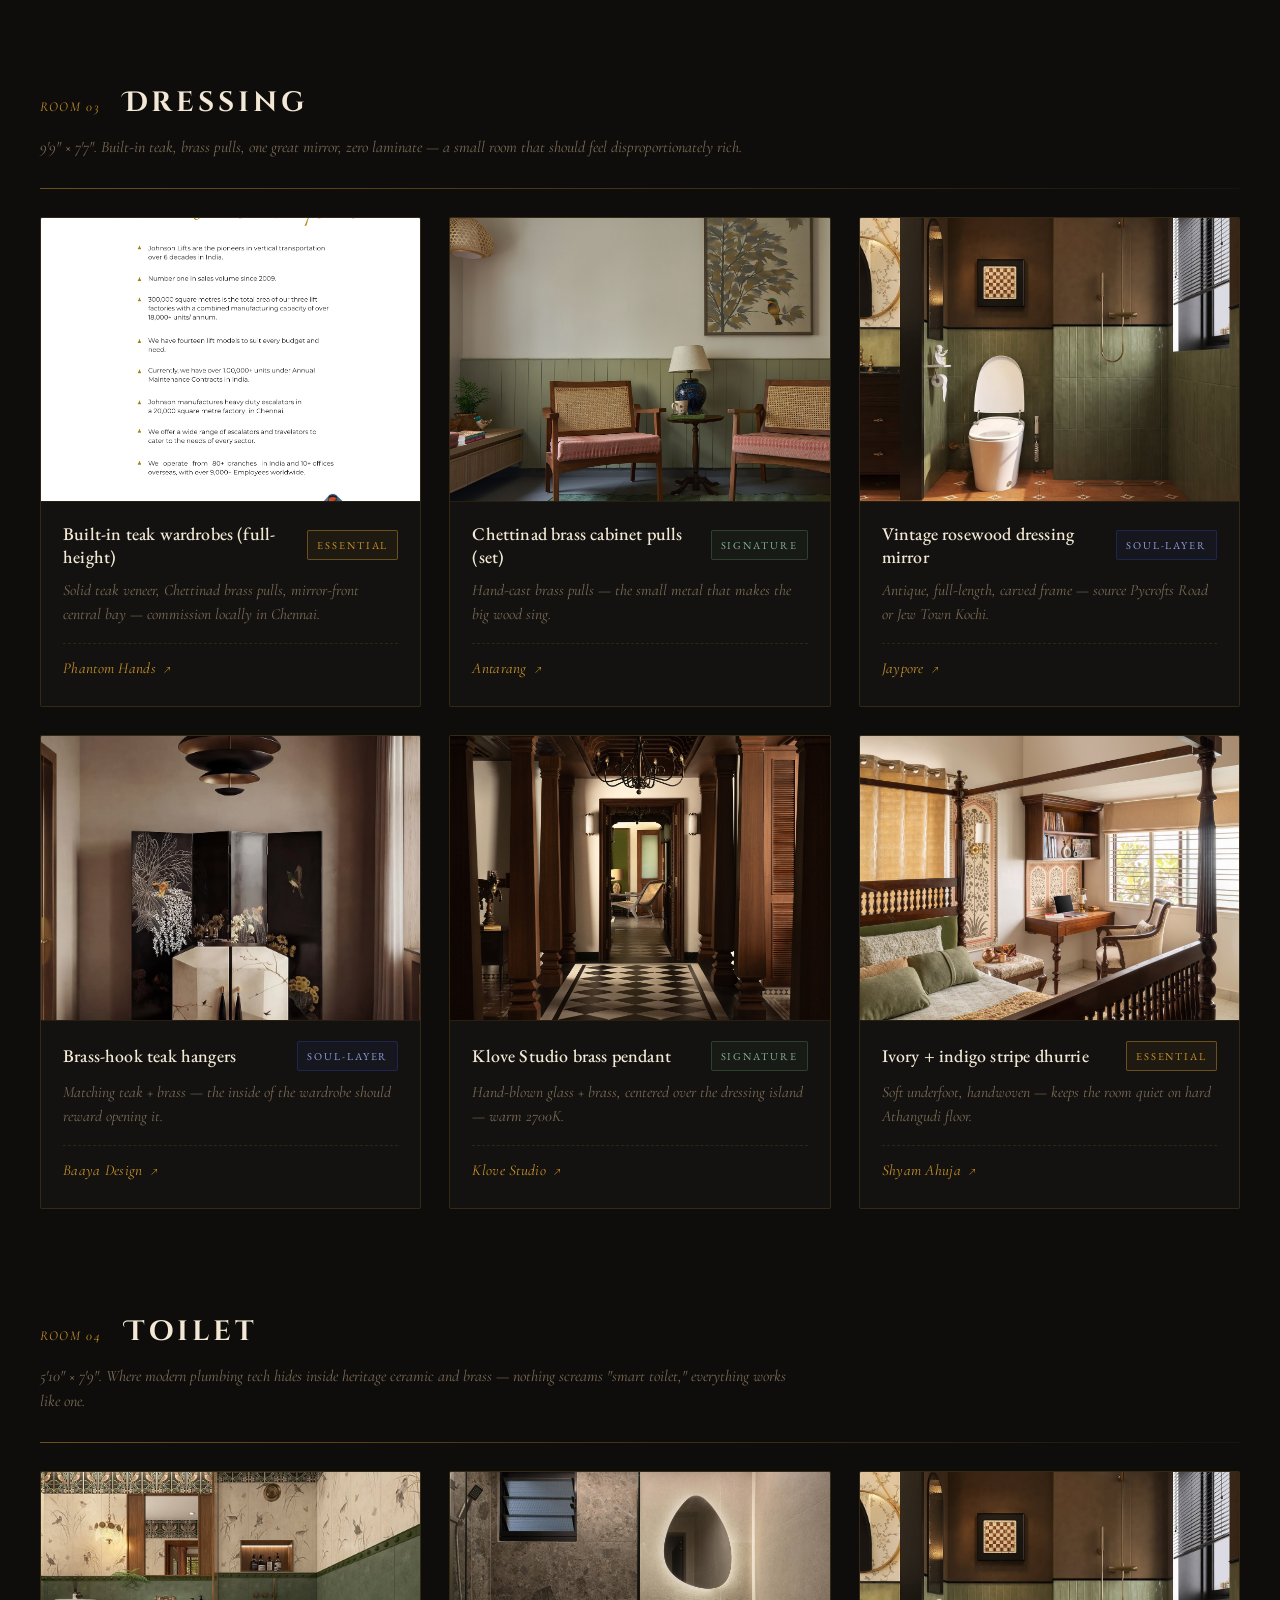
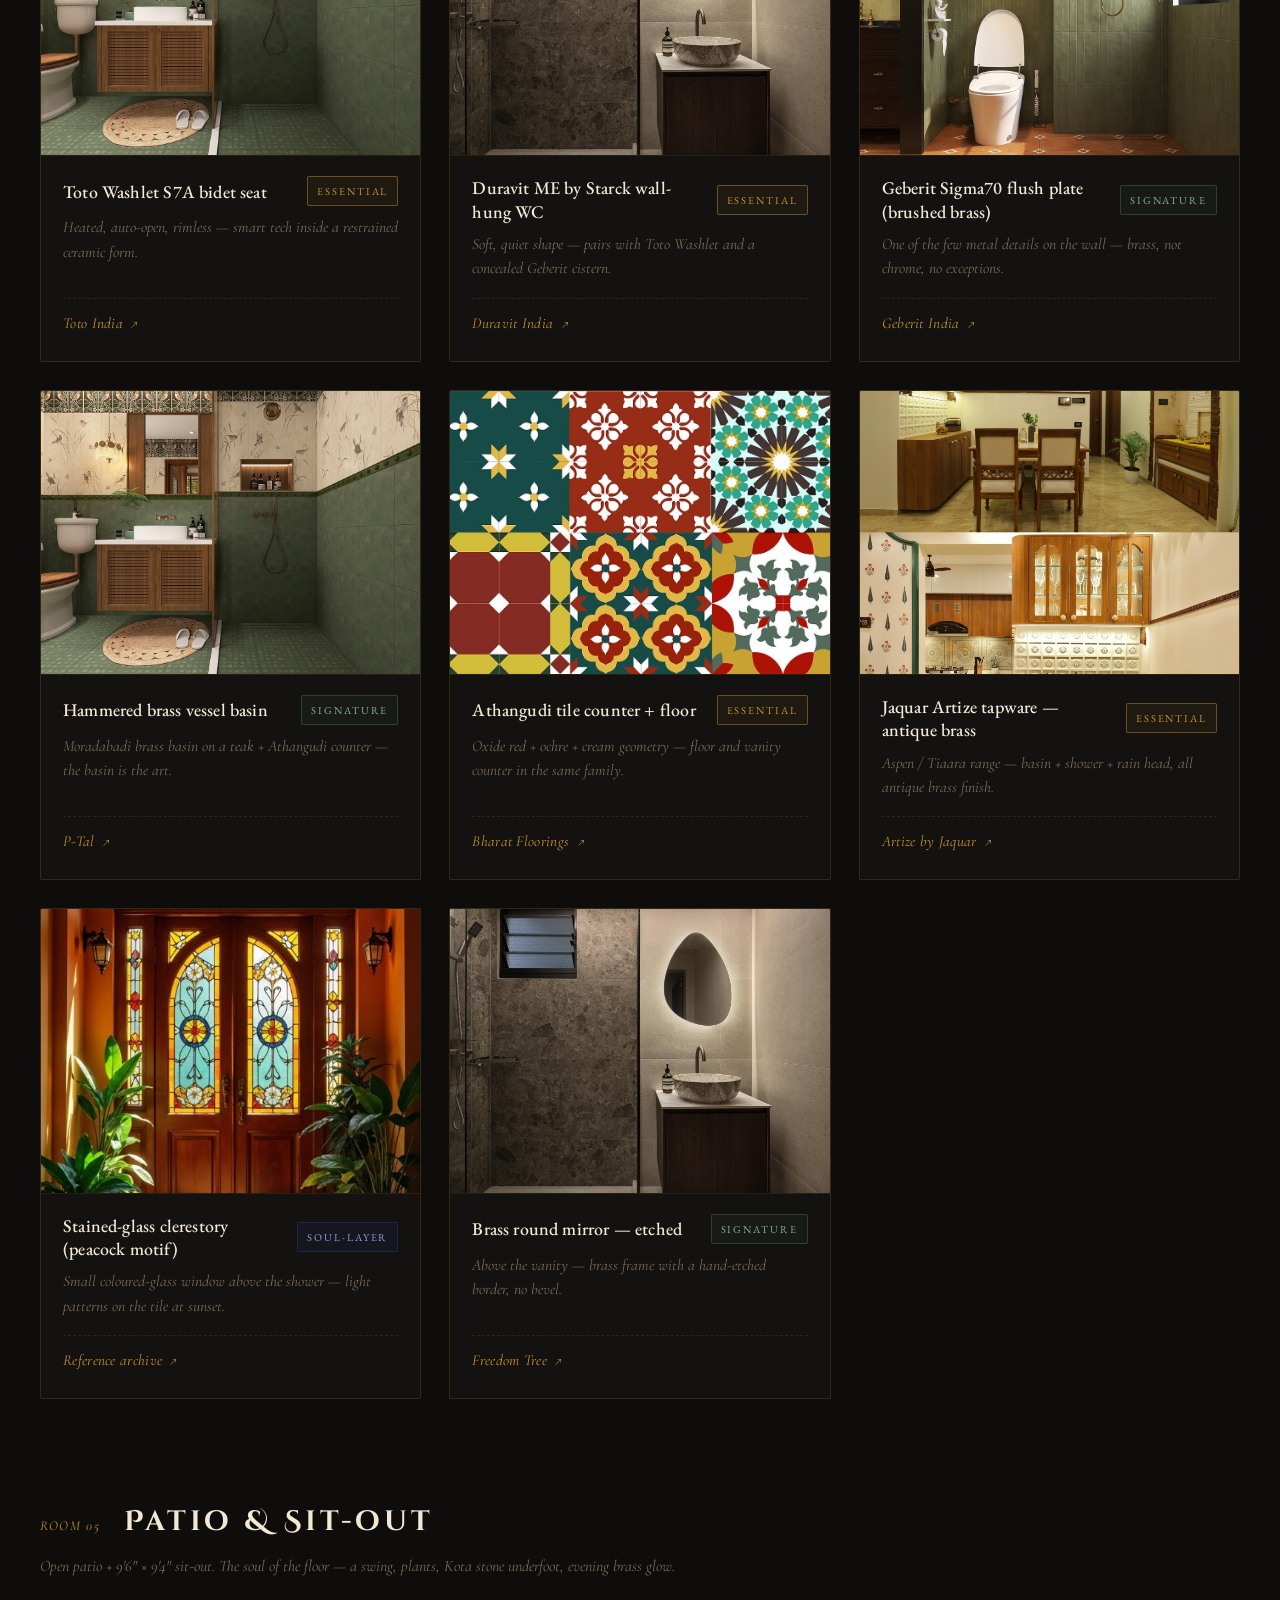
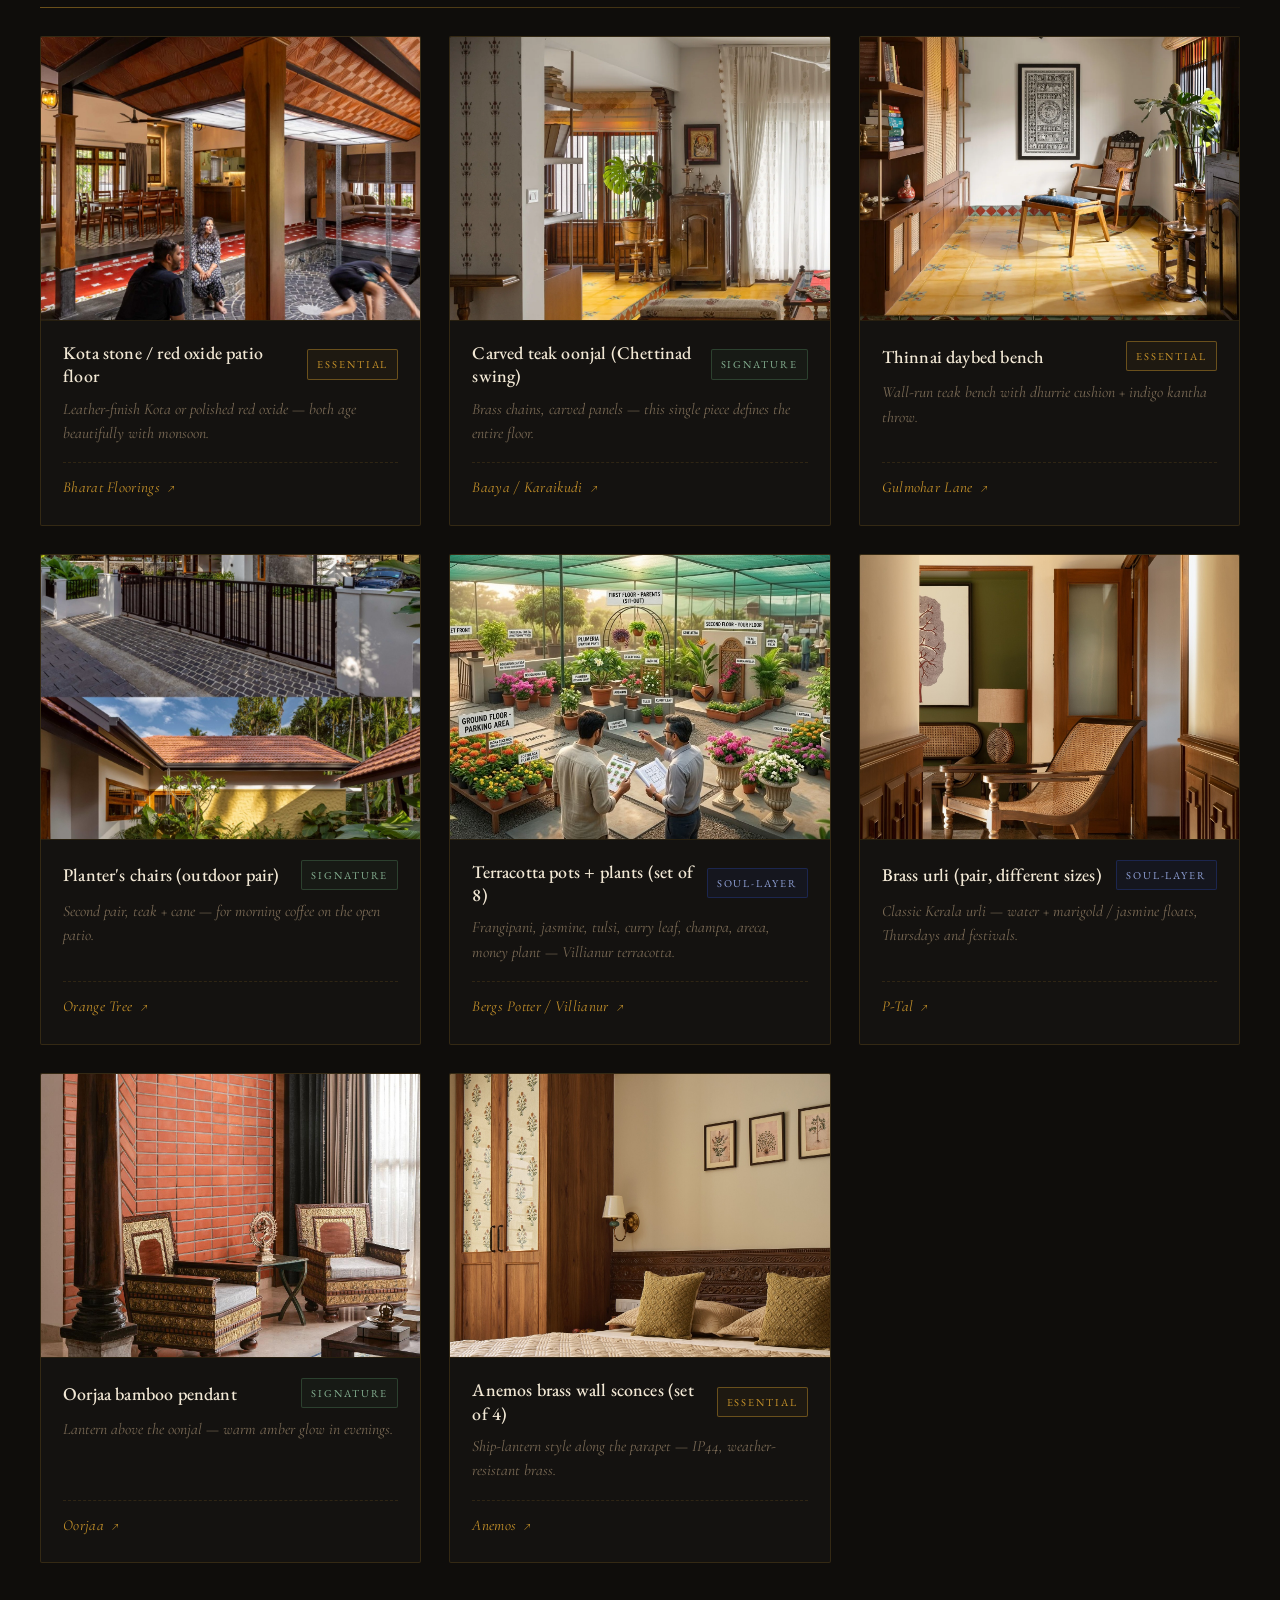
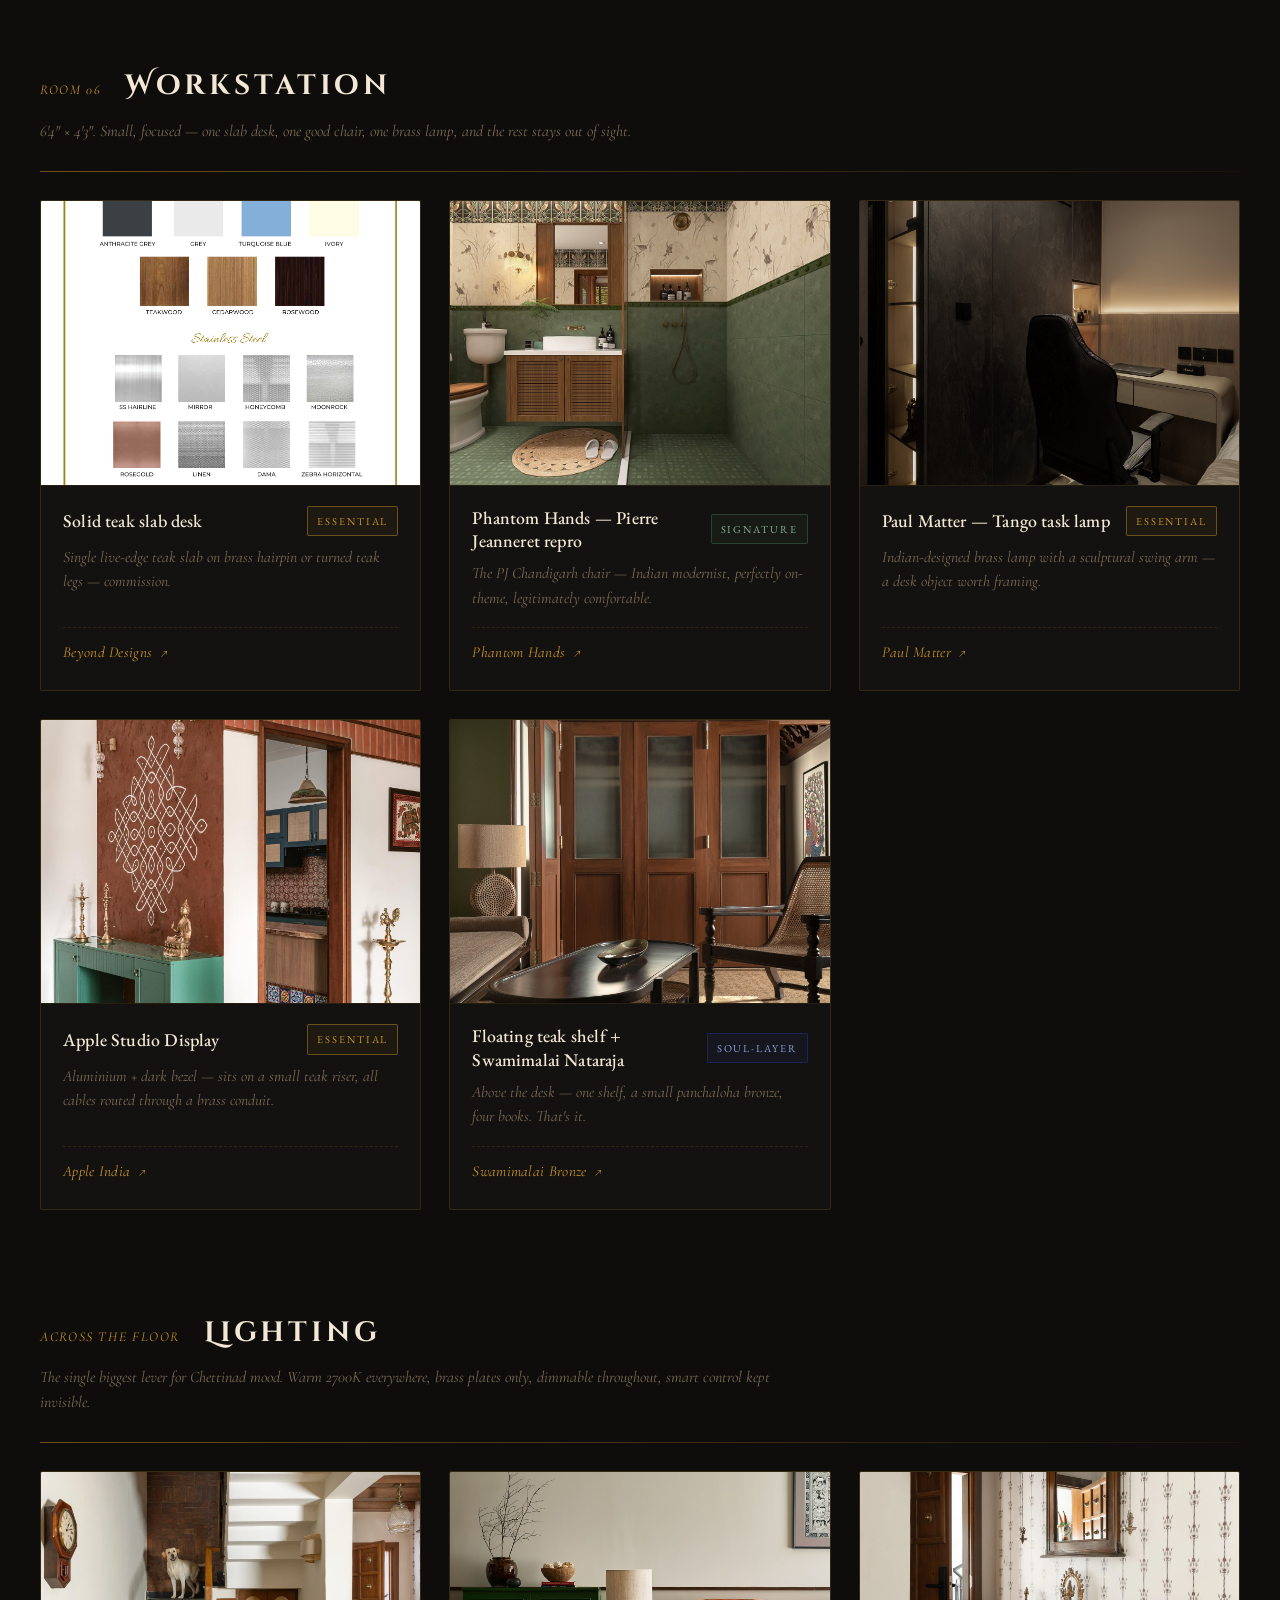
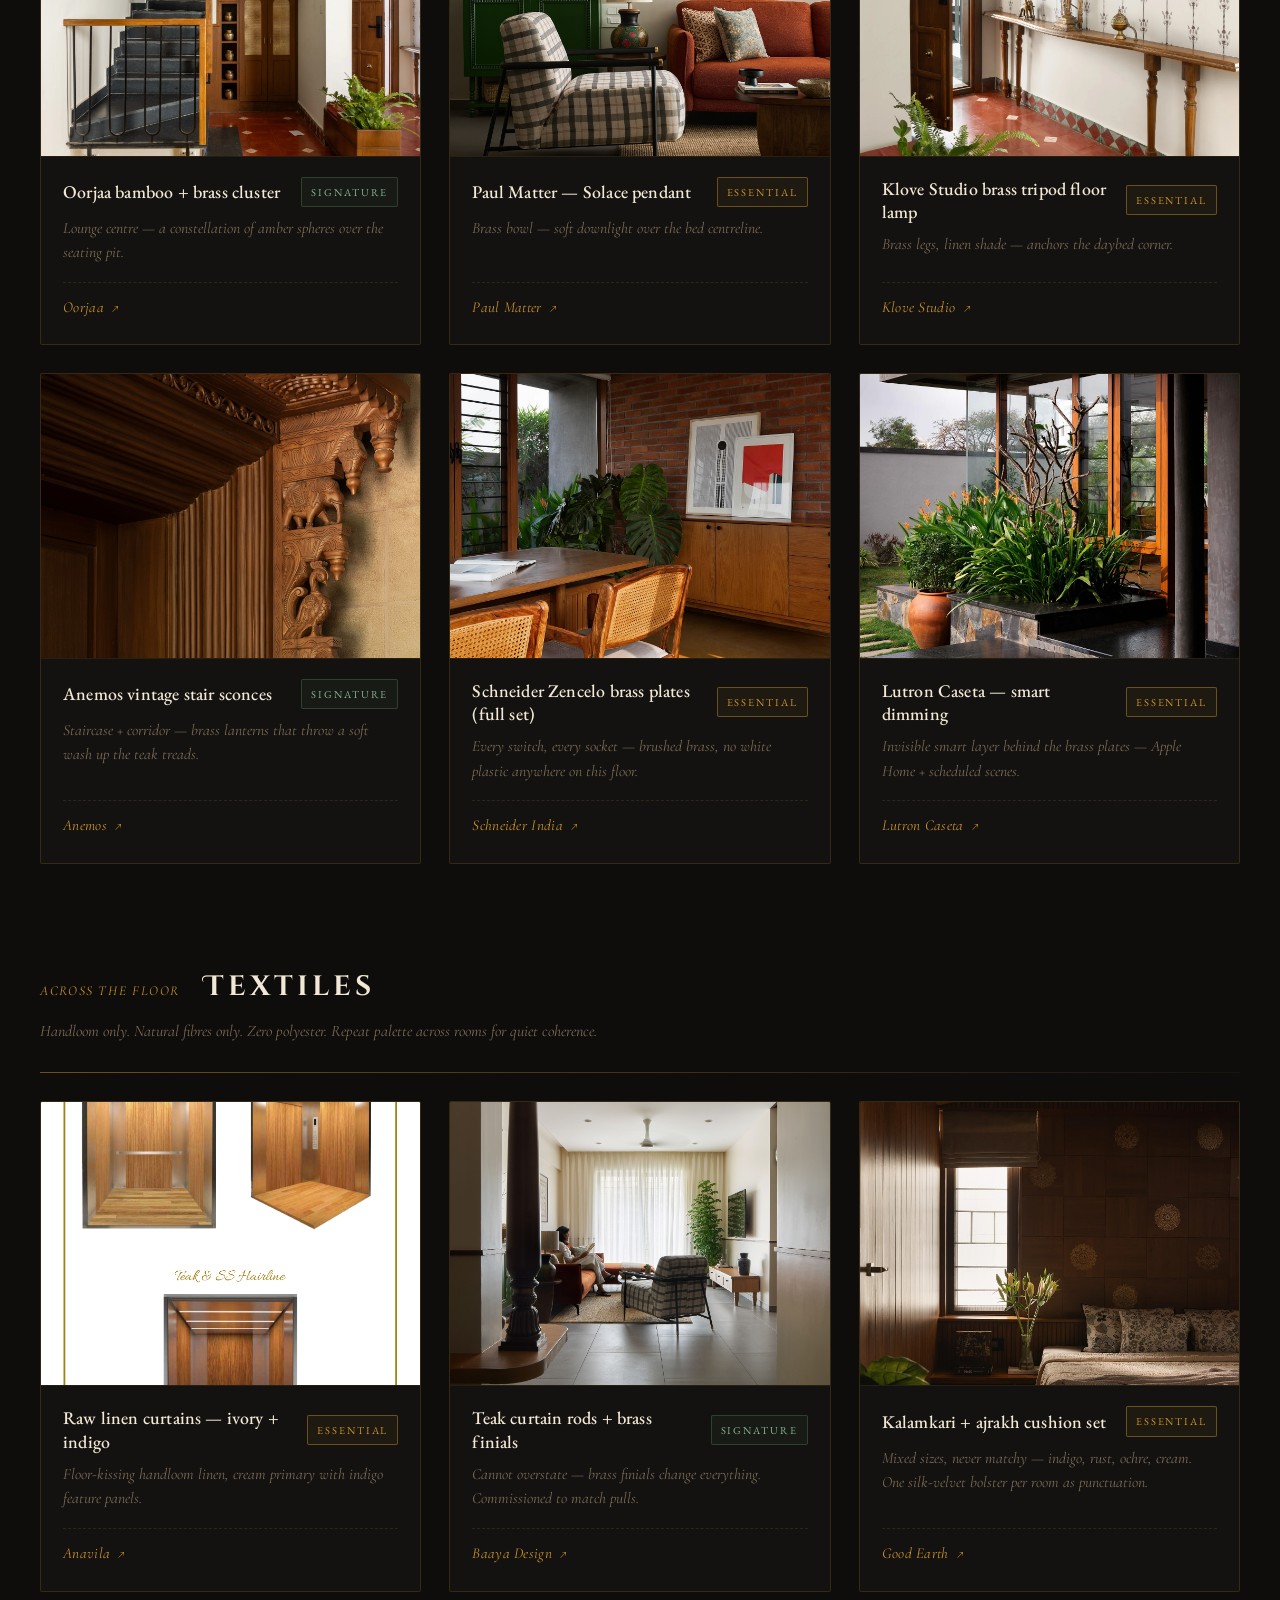
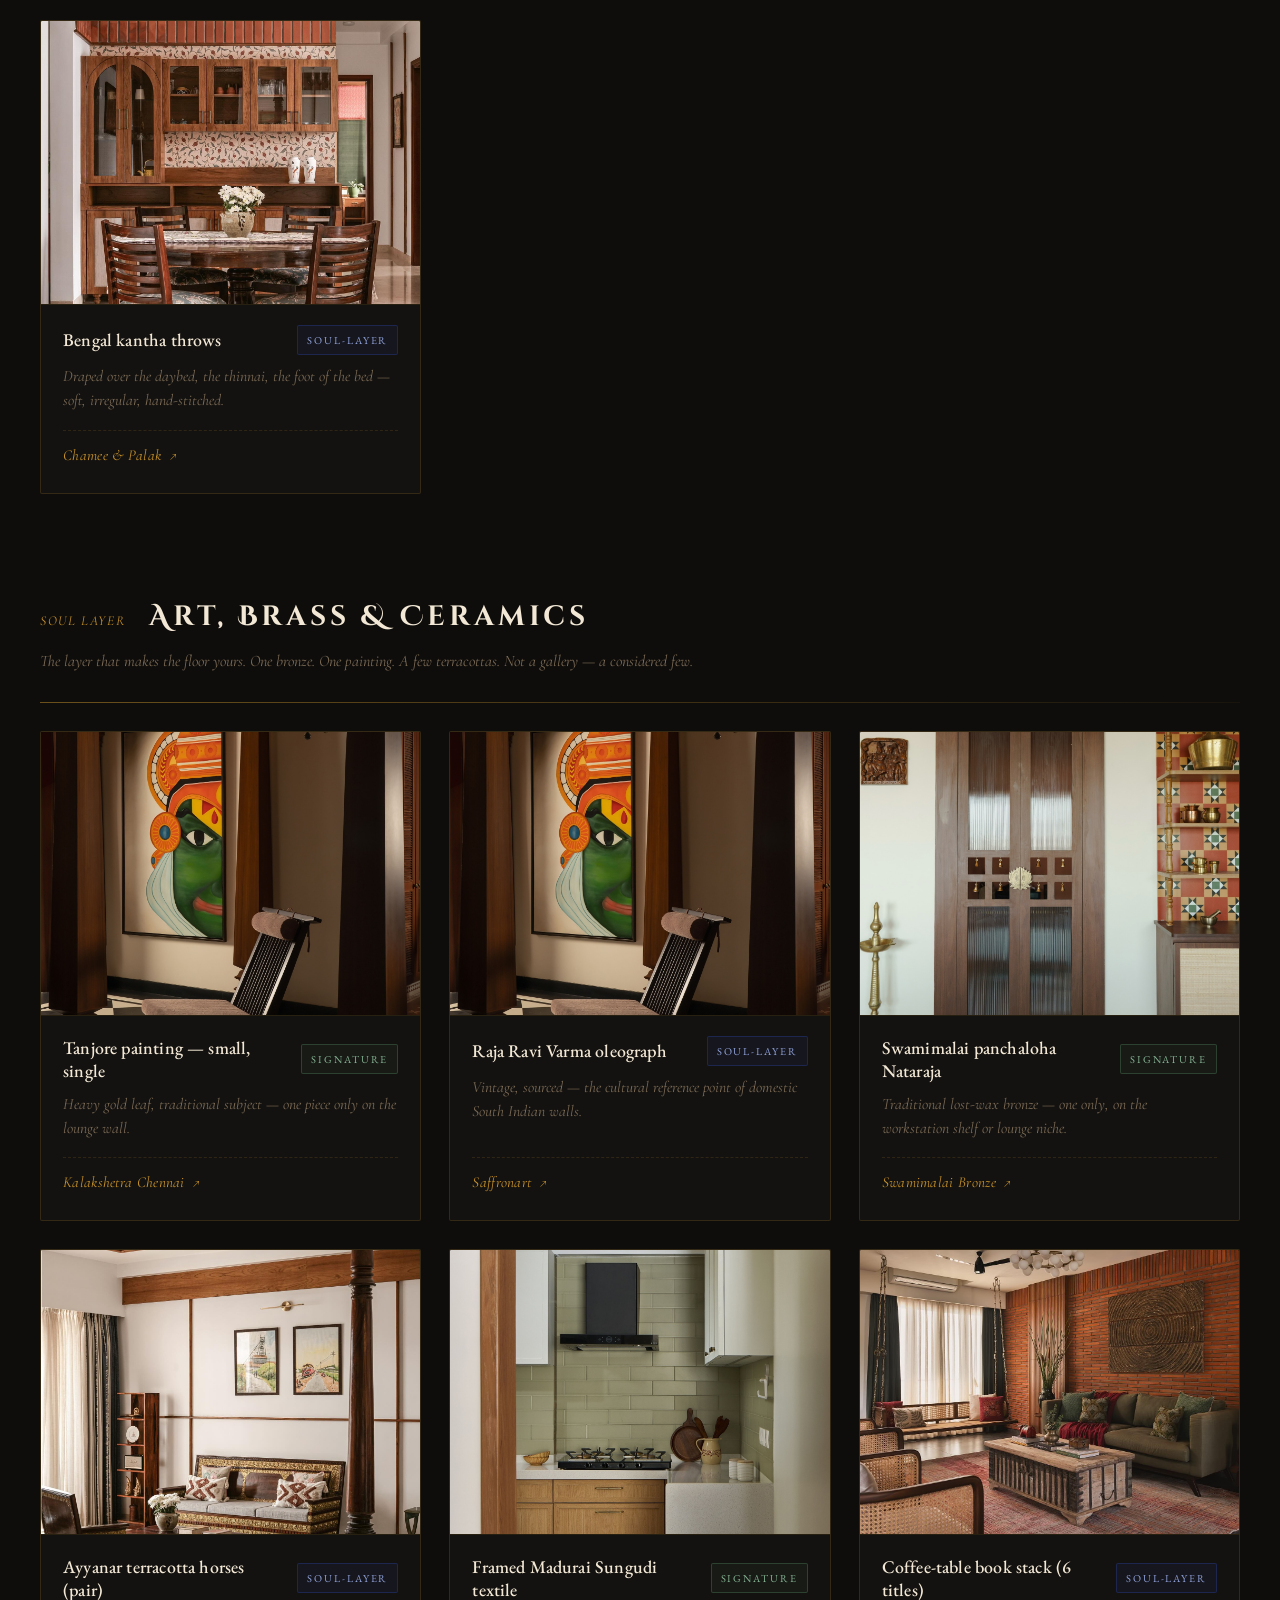
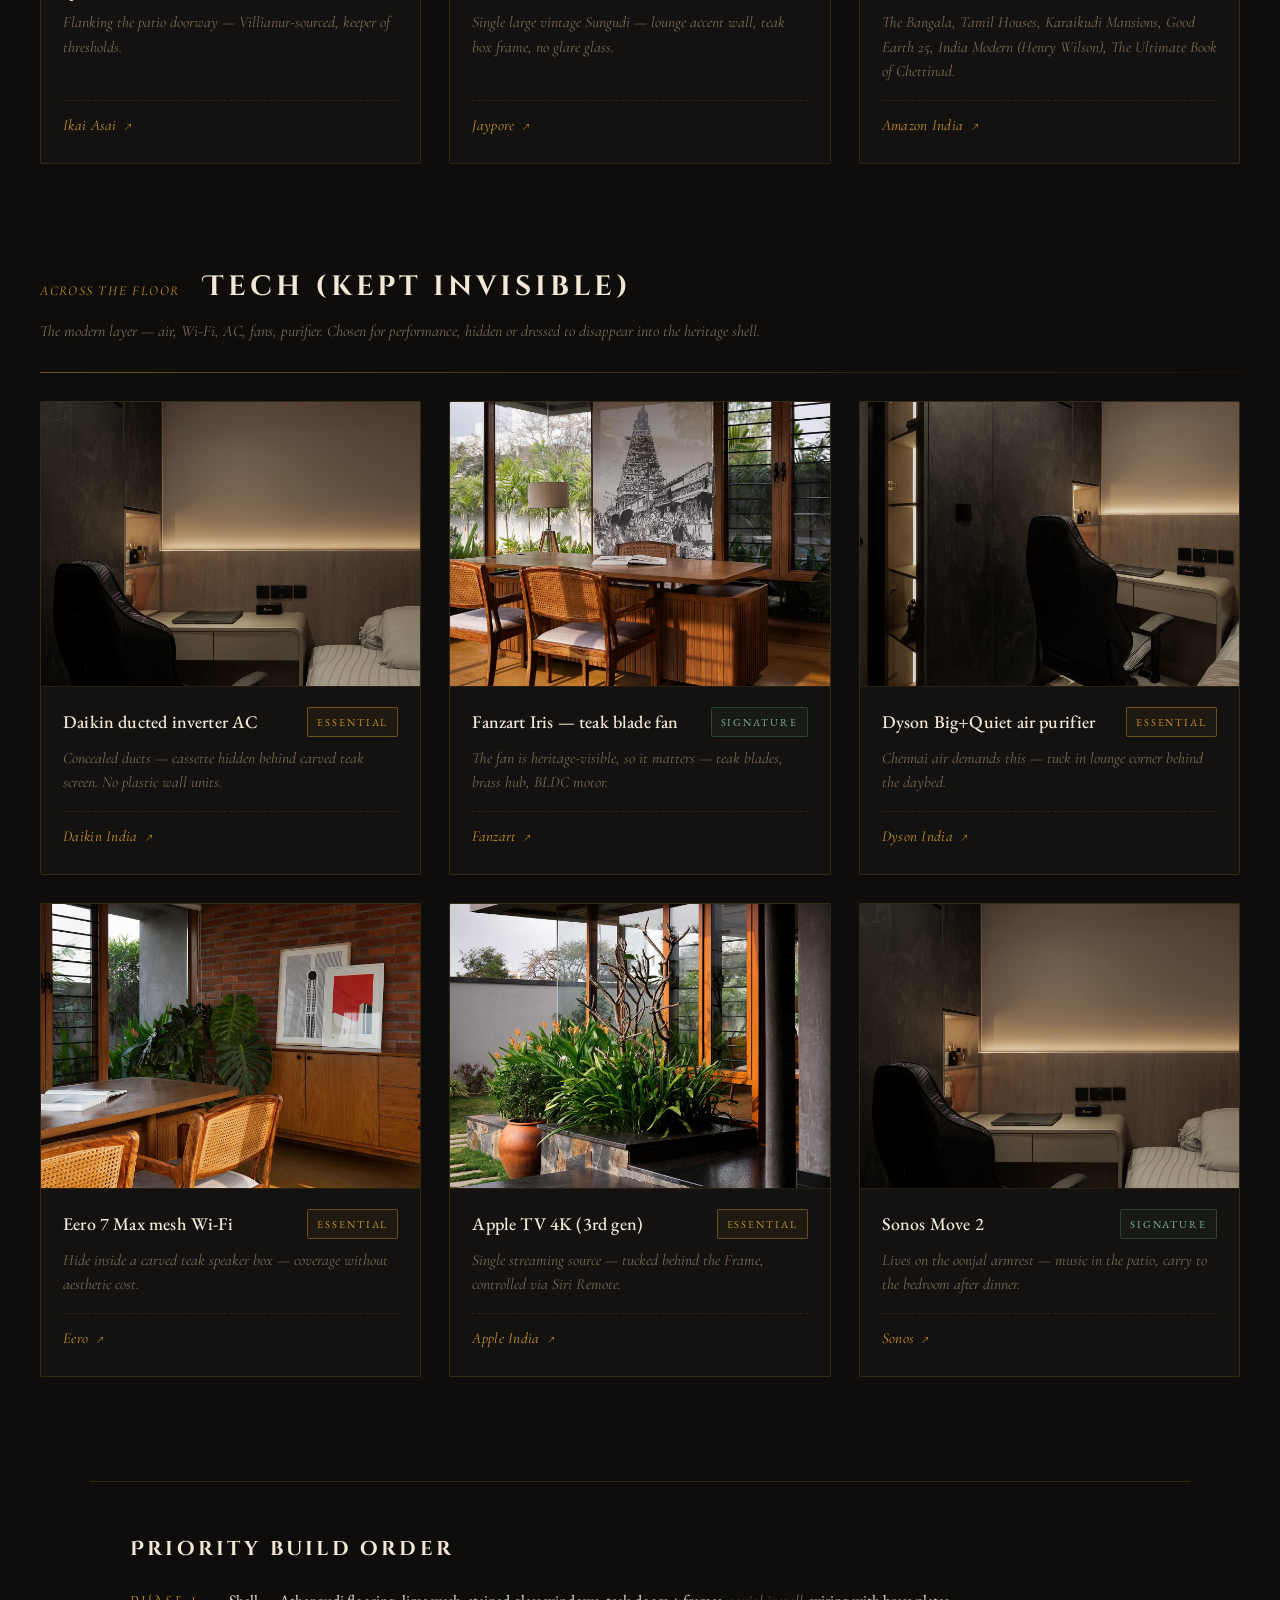
<file: wishlist.html>
<!DOCTYPE html>
<html lang="en">
<head>
<meta charset="UTF-8">
<meta name="viewport" content="width=device-width, initial-scale=1.0">
<title>Manai — Wishlist</title>
<meta name="description" content="Floor-by-floor procurement tracker for Manai — Neo-Deccan Heritage, Chettinad-rooted, liveable today.">
<link rel="preconnect" href="https://fonts.googleapis.com">
<link rel="preconnect" href="https://fonts.gstatic.com" crossorigin>
<link href="https://fonts.googleapis.com/css2?family=Cinzel+Decorative:wght@700&family=Cormorant+Garamond:ital,wght@0,300;0,400;0,600;1,300;1,400;1,600&family=EB+Garamond:wght@400;500&family=Noto+Serif+Tamil:wght@400;700&display=swap" rel="stylesheet">
<link rel="stylesheet" href="assets/css/manai.css">
<style>
/* ═══ Wishlist page — scoped overrides ═══ */
body { background: var(--ink); }

.wish-page-header {
  padding: 140px 40px 40px;
  text-align: center;
  max-width: 900px;
  margin: 0 auto;
}
.wish-page-header .hero-tamil {
  font-family: 'Noto Serif Tamil', serif;
  font-size: clamp(3.6rem, 8.5vw, 6.2rem);
  color: var(--gold);
  line-height: 1;
  margin-bottom: 24px;
  letter-spacing: -0.02em;
}
.wish-page-header h1 {
  font-family: 'Cinzel Decorative', serif;
  font-size: clamp(1.6rem, 3.6vw, 2.4rem);
  letter-spacing: 0.22em;
  color: var(--vellum);
  margin-bottom: 14px;
}
.wish-page-header .wish-sub {
  font-family: 'Cormorant Garamond', serif;
  font-style: italic;
  font-size: 1.15rem;
  color: var(--muted);
  letter-spacing: 0.02em;
  max-width: 620px;
  margin: 0 auto;
}
.wish-back {
  display: inline-flex;
  align-items: center;
  gap: 10px;
  margin-top: 28px;
  font-family: 'Cormorant Garamond', serif;
  font-style: italic;
  font-size: 0.95rem;
  color: var(--gold);
  letter-spacing: 0.04em;
  border-bottom: 1px solid rgba(198,146,42,0.25);
  padding-bottom: 3px;
  transition: color 0.3s, border-color 0.3s;
}
.wish-back:hover { color: var(--gold-pale); border-color: var(--gold-pale); }
.wish-back svg { width: 14px; height: 10px; }

/* ═══ Floor-tab navigation (sticky tracker) ═══ */
.wish-floors-wrap {
  position: sticky;
  top: 64px;
  z-index: 30;
  background: linear-gradient(180deg, rgba(14,12,10,0.96) 0%, rgba(14,12,10,0.92) 70%, rgba(14,12,10,0.75) 100%);
  backdrop-filter: blur(14px);
  -webkit-backdrop-filter: blur(14px);
  border-top: 1px solid rgba(198,146,42,0.14);
  border-bottom: 1px solid rgba(198,146,42,0.14);
  margin-top: 32px;
}
.wish-floors {
  max-width: 1280px;
  margin: 0 auto;
  padding: 14px 40px;
  display: flex;
  align-items: center;
  gap: 10px;
  overflow-x: auto;
  scrollbar-width: none;
}
.wish-floors::-webkit-scrollbar { display: none; }

.wish-floor-overline {
  font-family: 'Cormorant Garamond', serif;
  font-style: italic;
  color: var(--gold);
  font-size: 0.78rem;
  letter-spacing: 0.28em;
  text-transform: uppercase;
  padding-right: 16px;
  margin-right: 6px;
  border-right: 1px solid rgba(198,146,42,0.2);
  white-space: nowrap;
  flex-shrink: 0;
}

.wish-floor-tab {
  appearance: none;
  background: transparent;
  border: 1px solid rgba(198,146,42,0.24);
  color: var(--vellum);
  padding: 9px 16px;
  border-radius: 2px;
  font-family: 'EB Garamond', serif;
  font-size: 0.92rem;
  letter-spacing: 0.08em;
  cursor: pointer;
  display: inline-flex;
  align-items: center;
  gap: 10px;
  white-space: nowrap;
  transition: border-color .3s, color .3s, background .3s;
  flex-shrink: 0;
}
.wish-floor-tab:hover {
  border-color: rgba(198,146,42,0.55);
  color: var(--gold-pale);
}
.wish-floor-tab.active {
  background: rgba(198,146,42,0.12);
  border-color: var(--gold);
  color: var(--gold-pale);
}
.wish-floor-tab .ft-label { font-weight: 500; }
.wish-floor-tab .ft-sub {
  font-family: 'Cormorant Garamond', serif;
  font-style: italic;
  font-size: 0.82rem;
  color: var(--muted);
  letter-spacing: 0.04em;
}
.wish-floor-tab.active .ft-sub { color: var(--gold); }
.wish-floor-tab .ft-count {
  font-family: 'EB Garamond', serif;
  font-size: 0.72rem;
  letter-spacing: 0.14em;
  color: var(--gold);
  background: rgba(198,146,42,0.1);
  border: 1px solid rgba(198,146,42,0.3);
  padding: 2px 7px;
  border-radius: 2px;
  min-width: 26px;
  text-align: center;
}
.wish-floor-tab.active .ft-count {
  background: rgba(198,146,42,0.28);
  color: #fff;
}

@media (max-width: 700px) {
  .wish-floors { padding: 12px 20px; }
  .wish-floor-overline { font-size: 0.7rem; padding-right: 12px; }
  .wish-floor-tab { padding: 8px 12px; font-size: 0.85rem; }
  .wish-floor-tab .ft-sub { display: none; }
}

/* ═══ Floor containers + empty-state skeletons ═══ */
.wish-floor { display: none; }
.wish-floor.is-active { display: block; }

.wish-floor-intro {
  max-width: 1280px;
  margin: 48px auto 8px;
  padding: 0 40px;
  display: flex;
  align-items: baseline;
  justify-content: space-between;
  gap: 24px;
  flex-wrap: wrap;
}
.wish-floor-intro .fi-name {
  font-family: 'Cinzel Decorative', serif;
  color: var(--vellum);
  font-size: clamp(1.6rem, 3vw, 2.2rem);
  letter-spacing: 0.18em;
}
.wish-floor-intro .fi-tag {
  font-family: 'Cormorant Garamond', serif;
  font-style: italic;
  color: var(--muted);
  font-size: 1rem;
  max-width: 540px;
}

.wish-floor-empty {
  max-width: 1280px;
  margin: 24px auto 64px;
  padding: 64px 40px;
}
.wish-floor-empty-header {
  display: flex;
  align-items: center;
  gap: 18px;
  margin-bottom: 32px;
}
.wish-floor-empty-header .fe-plan {
  width: 56px; height: 56px;
  border: 1px solid rgba(198,146,42,0.35);
  display: grid;
  place-items: center;
  color: var(--gold);
  font-family: 'Cinzel Decorative', serif;
  font-size: 0.95rem;
  letter-spacing: 0.08em;
  flex-shrink: 0;
}
.wish-floor-empty-header .fe-text { display: flex; flex-direction: column; gap: 6px; }
.wish-floor-empty-header .fe-title {
  font-family: 'Cinzel Decorative', serif;
  color: var(--vellum);
  font-size: 1.35rem;
  letter-spacing: 0.14em;
}
.wish-floor-empty-header .fe-meta {
  font-family: 'Cormorant Garamond', serif;
  font-style: italic;
  color: var(--muted);
  font-size: 0.98rem;
  letter-spacing: 0.02em;
}

.wish-room-skeleton-grid {
  display: grid;
  grid-template-columns: repeat(3, 1fr);
  gap: 16px;
}
@media (max-width: 900px) { .wish-room-skeleton-grid { grid-template-columns: repeat(2, 1fr); } }
@media (max-width: 540px) { .wish-room-skeleton-grid { grid-template-columns: 1fr; } }

.wish-room-skeleton {
  border: 1px solid rgba(198,146,42,0.18);
  background:
    repeating-linear-gradient(45deg, rgba(155,134,70,0.04) 0 2px, transparent 2px 10px),
    #141210;
  padding: 22px 22px 24px;
  display: flex;
  flex-direction: column;
  gap: 10px;
  border-radius: 2px;
  position: relative;
  transition: border-color .3s, transform .3s;
}
.wish-room-skeleton:hover {
  border-color: rgba(198,146,42,0.4);
  transform: translateY(-2px);
}
.wish-room-skeleton .rs-num {
  font-family: 'Cinzel Decorative', serif;
  color: var(--gold);
  font-size: 0.72rem;
  letter-spacing: 0.24em;
}
.wish-room-skeleton .rs-name {
  font-family: 'EB Garamond', serif;
  color: var(--vellum);
  font-size: 1.1rem;
  letter-spacing: 0.06em;
}
.wish-room-skeleton .rs-note {
  font-family: 'Cormorant Garamond', serif;
  font-style: italic;
  color: var(--muted);
  font-size: 0.92rem;
  line-height: 1.5;
}
.wish-room-skeleton .rs-status {
  margin-top: 8px;
  display: inline-flex;
  align-items: center;
  gap: 8px;
  font-family: 'EB Garamond', serif;
  font-size: 0.72rem;
  letter-spacing: 0.18em;
  text-transform: uppercase;
  color: var(--muted);
}
.wish-room-skeleton .rs-status::before {
  content: "";
  width: 6px; height: 6px;
  border-radius: 50%;
  background: rgba(198,146,42,0.4);
}
.wish-room-skeleton.is-future .rs-status::before { background: rgba(192,64,48,0.5); }
.wish-room-skeleton.is-planned .rs-status::before { background: #86b293; }

.wish-floor-empty-hint {
  margin-top: 36px;
  padding-top: 24px;
  border-top: 1px dashed rgba(198,146,42,0.2);
  font-family: 'Cormorant Garamond', serif;
  font-style: italic;
  color: var(--muted);
  font-size: 0.98rem;
  max-width: 760px;
  line-height: 1.6;
}

/* Section heading */
.wish-section { padding: 48px 40px 16px; max-width: 1280px; margin: 0 auto; }
.wish-section-header {
  display: flex;
  align-items: baseline;
  gap: 24px;
  margin-bottom: 6px;
  flex-wrap: wrap;
}
.wish-section-overline {
  font-family: 'Cormorant Garamond', serif;
  font-style: italic;
  color: var(--gold);
  letter-spacing: 0.12em;
  font-size: 0.85rem;
  text-transform: uppercase;
}
.wish-section-title {
  font-family: 'Cinzel Decorative', serif;
  color: var(--vellum);
  font-size: clamp(1.3rem, 2.4vw, 1.75rem);
  letter-spacing: 0.14em;
}
.wish-section-desc {
  font-family: 'Cormorant Garamond', serif;
  font-style: italic;
  color: var(--muted);
  font-size: 1rem;
  max-width: 760px;
  margin: 6px 0 28px;
  line-height: 1.55;
}
.wish-section-rule {
  height: 1px;
  background: linear-gradient(90deg, rgba(198,146,42,0.5) 0%, rgba(198,146,42,0.05) 100%);
  margin-bottom: 28px;
}

/* Card grid */
.wish-grid {
  display: grid;
  grid-template-columns: repeat(3, 1fr);
  gap: 28px;
  padding-bottom: 32px;
}
@media (max-width: 1024px) { .wish-grid { grid-template-columns: repeat(2, 1fr); } }
@media (max-width: 640px)  { .wish-grid { grid-template-columns: 1fr; } }

.wish-card {
  background: var(--ink-2, #141210);
  border: 1px solid rgba(198,146,42,0.18);
  border-radius: 2px;
  display: flex;
  flex-direction: column;
  overflow: hidden;
  transition: border-color .35s, transform .35s;
  position: relative;
}
.wish-card:hover {
  border-color: rgba(198,146,42,0.45);
  transform: translateY(-2px);
}

.wish-img-wrap {
  aspect-ratio: 4 / 3;
  background: #0a0a0a;
  border-bottom: 1px solid rgba(198,146,42,0.15);
  position: relative;
  overflow: hidden;
}
.wish-img {
  width: 100%; height: 100%;
  object-fit: cover;
  display: block;
  transition: transform .7s ease;
}
.wish-card:hover .wish-img { transform: scale(1.03); }

/* Placeholder box (for items without sourced images yet) */
.wish-ph {
  width: 100%; height: 100%;
  display: flex; align-items: center; justify-content: center;
  background:
    radial-gradient(circle at 30% 30%, rgba(198,146,42,0.10), transparent 55%),
    radial-gradient(circle at 70% 70%, rgba(192,64,48,0.08), transparent 55%),
    repeating-linear-gradient(45deg, rgba(155,134,70,0.05) 0 2px, transparent 2px 8px),
    #1a1612;
  position: relative;
}
.wish-ph::after {
  content: "";
  position: absolute; inset: 10px;
  border: 1px solid rgba(198,146,42,0.22);
  pointer-events: none;
}
.wish-ph-label {
  font-family: 'Cormorant Garamond', serif;
  font-style: italic;
  color: rgba(242,232,213,0.55);
  font-size: 0.85rem;
  letter-spacing: 0.06em;
  text-align: center;
  padding: 0 24px;
  z-index: 1;
}
.wish-ph-label::before {
  content: "◆ ";
  color: var(--gold);
}

/* Card body */
.wish-body {
  padding: 20px 22px 22px;
  display: flex;
  flex-direction: column;
  flex: 1;
  gap: 10px;
}
.wish-row {
  display: flex;
  align-items: center;
  justify-content: space-between;
  gap: 10px;
}
.wish-title {
  font-family: 'EB Garamond', serif;
  font-weight: 500;
  font-size: 1.12rem;
  color: var(--vellum);
  line-height: 1.3;
  letter-spacing: 0.01em;
}
.wish-desc {
  font-family: 'Cormorant Garamond', serif;
  font-style: italic;
  font-size: 0.98rem;
  color: var(--muted);
  line-height: 1.55;
  flex: 1;
}
.wish-meta {
  display: flex;
  align-items: center;
  justify-content: space-between;
  gap: 10px;
  padding-top: 10px;
  border-top: 1px dashed rgba(198,146,42,0.15);
  margin-top: 6px;
}
.wish-link {
  font-family: 'Cormorant Garamond', serif;
  font-style: italic;
  font-size: 0.95rem;
  color: var(--gold);
  letter-spacing: 0.02em;
  border-bottom: 1px dotted transparent;
  transition: border-color .3s, color .3s;
}
.wish-link:hover { color: var(--gold-pale); border-bottom-color: var(--gold-pale); }
.wish-link .arr { margin-left: 4px; font-size: 0.85em; }

/* Tier pills */
.tier {
  font-family: 'EB Garamond', serif;
  font-size: 0.66rem;
  text-transform: uppercase;
  letter-spacing: 0.18em;
  padding: 4px 9px;
  border: 1px solid;
  border-radius: 2px;
  white-space: nowrap;
}
.tier-essential  { color: var(--gold);      border-color: rgba(198,146,42,0.45);   background: rgba(198,146,42,0.06); }
.tier-signature  { color: #86b293;          border-color: rgba(60,99,69,0.55);     background: rgba(60,99,69,0.10); }
.tier-soul       { color: #8fa0d6;          border-color: rgba(31,44,97,0.75);     background: rgba(31,44,97,0.18); }

/* Close blocks (priority order + house rules) */
.wish-close {
  max-width: 1100px;
  margin: 56px auto 0;
  padding: 48px 40px;
  border-top: 1px solid rgba(198,146,42,0.2);
}
.wish-close h3 {
  font-family: 'Cinzel Decorative', serif;
  color: var(--vellum);
  font-size: 1.25rem;
  letter-spacing: 0.16em;
  margin-bottom: 18px;
}
.wish-phases {
  display: grid;
  grid-template-columns: auto 1fr;
  column-gap: 28px;
  row-gap: 10px;
  font-family: 'EB Garamond', serif;
  font-size: 1rem;
  color: var(--vellum);
  margin-bottom: 40px;
}
.wish-phases .ph-no {
  color: var(--gold);
  font-family: 'Cinzel Decorative', serif;
  font-size: 0.9rem;
  letter-spacing: 0.12em;
  padding-top: 2px;
}
.wish-phases .ph-txt { color: var(--vellum); }
.wish-phases .ph-txt em {
  font-family: 'Cormorant Garamond', serif;
  color: var(--muted);
  font-style: italic;
}

.wish-avoid {
  list-style: none;
  display: grid;
  grid-template-columns: 1fr 1fr;
  gap: 10px 36px;
  font-family: 'EB Garamond', serif;
  color: var(--vellum);
  font-size: 0.98rem;
}
@media (max-width: 700px) { .wish-avoid { grid-template-columns: 1fr; } }
.wish-avoid li { padding-left: 22px; position: relative; line-height: 1.55; }
.wish-avoid li::before {
  content: "✕";
  position: absolute; left: 0; top: 0;
  color: #C04030;
  font-size: 0.85em;
}

.wish-footer-note {
  text-align: center;
  margin: 56px auto 0;
  padding: 32px 20px 80px;
  font-family: 'Cormorant Garamond', serif;
  font-style: italic;
  color: var(--muted);
  font-size: 1rem;
  letter-spacing: 0.02em;
  border-top: 1px solid rgba(198,146,42,0.1);
  max-width: 900px;
}
</style>
</head>
<body>

<div class="cursor-dot" id="cursorDot"></div>
<div class="cursor-ring" id="cursorRing"></div>

<nav class="nav" id="mainNav">
  <div class="nav-brand">
    <a href="index.html" style="display:flex;align-items:center;gap:12px;">
      <svg class="nav-monogram" width="36" height="36" viewBox="0 0 36 36" fill="none">
        <polygon points="18,1 33.6,9.5 33.6,26.5 18,35 2.4,26.5 2.4,9.5"
                 stroke="var(--gold)" stroke-width="1" fill="none"/>
        <text x="18" y="22" text-anchor="middle" fill="var(--gold)"
              font-family="'Cinzel Decorative', serif" font-size="14" font-weight="700">M</text>
      </svg>
      <span class="nav-brand-text">MANAI</span>
    </a>
  </div>
  <ul class="nav-links">
    <li><a class="nav-link" href="index.html#vision">The House</a></li>
    <li><a class="nav-link" href="index.html#floor-plans">Plans</a></li>
    <li><a class="nav-link" href="index.html#structural">Structure</a></li>
    <li><a class="nav-link nav-link-accent" href="specs.html">Specs ↗</a></li>
    <li><a class="nav-link nav-link-accent" href="inspiration.html">Rasanai ↗</a></li>
  </ul>
  <button class="hamburger" id="hamburger" onclick="toggleMobileMenu()">
    <span></span><span></span><span></span>
  </button>
</nav>

<div class="mobile-menu" id="mobileMenu">
  <a href="index.html#vision" onclick="closeMobileMenu()">The House</a>
  <a href="index.html#floor-plans" onclick="closeMobileMenu()">Plans</a>
  <a href="index.html#structural" onclick="closeMobileMenu()">Structure</a>
  <a href="specs.html" class="mobile-accent">Specs ↗</a>
  <a href="inspiration.html" class="mobile-accent">Rasanai ↗</a>
</div>

<main>

  <header class="wish-page-header">
    <p class="hero-tamil">விருப்பப்பட்டியல்</p>
    <h1>WISHLIST</h1>
    <p class="wish-sub">Floor-by-floor procurement tracker — Ground, First (Parents'), Second (Private), and the future Third. Neo-Deccan, Chettinad-rooted, liveable today.</p>
    <a class="wish-back" href="index.html">
      <svg viewBox="0 0 14 10"><path d="M5 1 L1 5 L5 9 M1 5 L13 5" stroke="currentColor" stroke-width="1" fill="none"/></svg>
      Back to the brief
    </a>
  </header>

  <!-- ═════════════════════════════════════════════════
       FLOOR NAVIGATION — sticky tracker
       ═════════════════════════════════════════════════ -->
  <div class="wish-floors-wrap">
    <nav class="wish-floors" role="tablist" aria-label="Floor tracker">
      <span class="wish-floor-overline">Floors</span>
      <button class="wish-floor-tab" data-floor="gf" role="tab" aria-selected="false">
        <span class="ft-label">Ground</span><span class="ft-sub">Parking &amp; Entry</span><span class="ft-count" data-count-for="gf">0</span>
      </button>
      <button class="wish-floor-tab" data-floor="1f" role="tab" aria-selected="false">
        <span class="ft-label">First</span><span class="ft-sub">Parents &amp; Living</span><span class="ft-count" data-count-for="1f">0</span>
      </button>
      <button class="wish-floor-tab active" data-floor="2f" role="tab" aria-selected="true">
        <span class="ft-label">Second</span><span class="ft-sub">Private Floor</span><span class="ft-count" data-count-for="2f">0</span>
      </button>
      <button class="wish-floor-tab" data-floor="3f" role="tab" aria-selected="false">
        <span class="ft-label">Third</span><span class="ft-sub">Future Build</span><span class="ft-count" data-count-for="3f">0</span>
      </button>
    </nav>
  </div>

  <!-- ═════════════════════════════════════════════════
       GROUND FLOOR — parking, entry, utility, pooja
       ═════════════════════════════════════════════════ -->
  <div class="wish-floor" data-floor="gf" role="tabpanel">
    <div class="wish-floor-intro">
      <h2 class="fi-name">Ground Floor</h2>
      <p class="fi-tag">Arrival sequence — parking, entry threshold, utility, and the pooja room that sets the tone.</p>
    </div>
    <!-- GF · 1. ENTRY & THRESHOLD -->
    <section class="wish-section" id="entry-gf">
      <div class="wish-section-header">
        <span class="wish-section-overline">Room 01</span>
        <h2 class="wish-section-title">Entry &amp; Threshold</h2>
      </div>
      <p class="wish-section-desc">The first impression — carved teak door, kolam thinnai step, brass at eye level. A threshold that announces the house before anyone steps in.</p>
      <div class="wish-section-rule"></div>

      <div class="wish-grid">

        <article class="wish-card">
          <div class="wish-img-wrap">
            <img class="wish-img" src="assets/reference/instagram/3698830107915181365_3698830090928211359.jpg" alt="Hand-carved teak entrance door" loading="lazy">
          </div>
          <div class="wish-body">
            <div class="wish-row">
              <span class="wish-title">Hand-carved teak entrance door</span>
              <span class="tier tier-signature">Signature</span>
            </div>
            <p class="wish-desc">Commissioned Burma teak, Chettinad nine-panel layout, lotus + peacock relief, brass studs, heritage lock escutcheon.</p>
            <div class="wish-meta">
              <a class="wish-link" href="https://phantomhands.in/" target="_blank" rel="noopener">Phantom Hands <span class="arr">↗</span></a>
            </div>
          </div>
        </article>

        <article class="wish-card">
          <div class="wish-img-wrap">
            <img class="wish-img" src="assets/tiles-reference.png" alt="Athangudi tile reference" loading="lazy">
          </div>
          <div class="wish-body">
            <div class="wish-row">
              <span class="wish-title">Athangudi thinnai step</span>
              <span class="tier tier-essential">Essential</span>
            </div>
            <p class="wish-desc">Handmade Athangudi tile for the raised entry step — oxide red field with creme ivory kolam motif border.</p>
            <div class="wish-meta">
              <a class="wish-link" href="https://www.bharatfloorings.com/" target="_blank" rel="noopener">Bharat Floorings <span class="arr">↗</span></a>
            </div>
          </div>
        </article>

        <article class="wish-card">
          <div class="wish-img-wrap">
            <img class="wish-img" src="assets/reference/instagram/3864989435382223426_3864988372653614995.jpg" alt="Brass numeral plate & name etching" loading="lazy">
          </div>
          <div class="wish-body">
            <div class="wish-row">
              <span class="wish-title">Brass numeral plate &amp; name etching</span>
              <span class="tier tier-essential">Essential</span>
            </div>
            <p class="wish-desc">Cast brass, Cinzel-style numerals, etched family name and Tamil <em>மனை</em> line, mounted on teak backer beside the door.</p>
          </div>
        </article>

        <article class="wish-card">
          <div class="wish-img-wrap">
            <img class="wish-img" src="assets/reference/instagram/3877337287009683642_3877337268311427362.jpg" alt="Kolam coir doormat" loading="lazy">
          </div>
          <div class="wish-body">
            <div class="wish-row">
              <span class="wish-title">Kolam coir doormat</span>
              <span class="tier tier-essential">Essential</span>
            </div>
            <p class="wish-desc">Natural coir base, hand-stencilled white kolam pattern — the welcome drawn underfoot, replaced each year.</p>
            <div class="wish-meta">
              <a class="wish-link" href="https://www.jaypore.com/" target="_blank" rel="noopener">Jaypore <span class="arr">↗</span></a>
            </div>
          </div>
        </article>

        <article class="wish-card">
          <div class="wish-img-wrap">
            <img class="wish-img" src="assets/reference/instagram/3505524235001653983_3505524226931705217.jpg" alt="Heritage brass bell & cord pull" loading="lazy">
          </div>
          <div class="wish-body">
            <div class="wish-row">
              <span class="wish-title">Heritage brass bell &amp; cord pull</span>
              <span class="tier tier-soul">Soul</span>
            </div>
            <p class="wish-desc">A doorbell that actually rings — cast brass temple-bell form, red cotton cord, mounted low to touch on arrival.</p>
            <div class="wish-meta">
              <a class="wish-link" href="https://www.goodearth.in/" target="_blank" rel="noopener">Good Earth <span class="arr">↗</span></a>
            </div>
          </div>
        </article>

      </div>
    </section>


    <!-- GF · 2. POOJA ROOM -->
    <section class="wish-section" id="pooja">
      <div class="wish-section-header">
        <span class="wish-section-overline">Room 02</span>
        <h2 class="wish-section-title">Pooja Room</h2>
      </div>
      <p class="wish-section-desc">Small, still, and bright. White marble floor, teak altar niche, stained-glass filter above — the quietest space in the house, reached within twenty steps of the front door.</p>
      <div class="wish-section-rule"></div>

      <div class="wish-grid">

        <article class="wish-card">
          <div class="wish-img-wrap">
            <img class="wish-img" src="assets/reference/instagram/3870788962990803349_3870788953092204170.jpg" alt="Commissioned teak altar niche" loading="lazy">
          </div>
          <div class="wish-body">
            <div class="wish-row">
              <span class="wish-title">Commissioned teak altar niche</span>
              <span class="tier tier-signature">Signature</span>
            </div>
            <p class="wish-desc">Burma teak, stepped <em>gopuram</em> top, small brass-plate shelves for idols and lamps, concealed warm LED strip behind the cornice.</p>
            <div class="wish-meta">
              <a class="wish-link" href="https://phantomhands.in/" target="_blank" rel="noopener">Phantom Hands <span class="arr">↗</span></a>
            </div>
          </div>
        </article>

        <article class="wish-card">
          <div class="wish-img-wrap">
            <img class="wish-img" src="assets/reference/instagram/3637898858367343358_3637898830542362169.jpg" alt="Kuthu vilakku — standing brass lamp" loading="lazy">
          </div>
          <div class="wish-body">
            <div class="wish-row">
              <span class="wish-title">Kuthu vilakku — standing brass lamp</span>
              <span class="tier tier-soul">Soul</span>
            </div>
            <p class="wish-desc">Traditional five-wick brass standing lamp, about 3.5 ft tall — lit at dawn and dusk, the heartbeat of the pooja room.</p>
            <div class="wish-meta">
              <a class="wish-link" href="https://swamimalaibronze.com/" target="_blank" rel="noopener">Swamimalai Bronze <span class="arr">↗</span></a>
            </div>
          </div>
        </article>

        <article class="wish-card">
          <div class="wish-img-wrap">
            <img class="wish-img" src="assets/reference/instagram/3637898858367343358_3637898830684883817.jpg" alt="Pair of brass deepams" loading="lazy">
          </div>
          <div class="wish-body">
            <div class="wish-row">
              <span class="wish-title">Pair of brass deepams</span>
              <span class="tier tier-essential">Essential</span>
            </div>
            <p class="wish-desc">Two pedestal oil lamps flanking the altar — cast brass, lotus base, daily-wicked and polished monthly.</p>
            <div class="wish-meta">
              <a class="wish-link" href="https://swamimalaibronze.com/" target="_blank" rel="noopener">Swamimalai Bronze <span class="arr">↗</span></a>
            </div>
          </div>
        </article>

        <article class="wish-card">
          <div class="wish-img-wrap">
            <img class="wish-img" src="assets/reference/instagram/3858678691388473727_3858678563822293285.webp" alt="White marble floor" loading="lazy">
          </div>
          <div class="wish-body">
            <div class="wish-row">
              <span class="wish-title">White marble floor</span>
              <span class="tier tier-essential">Essential</span>
            </div>
            <p class="wish-desc">Single-slab Makrana or Vietnam white — cool underfoot, spec-decided, continues 6 inches up the skirting for easy daily wipe.</p>
          </div>
        </article>

        <article class="wish-card">
          <div class="wish-img-wrap">
            <img class="wish-img" src="assets/stained-glass-door-ref.png" alt="Stained glass reference" loading="lazy">
          </div>
          <div class="wish-body">
            <div class="wish-row">
              <span class="wish-title">Stained-glass transom above altar</span>
              <span class="tier tier-signature">Signature</span>
            </div>
            <p class="wish-desc">Commissioned transom — indigo, gold, oxide red leadlight, lotus and peacock motifs, lit by the east window.</p>
            <div class="wish-meta">
              <a class="wish-link" href="https://www.baayadesign.com/" target="_blank" rel="noopener">Baaya Design <span class="arr">↗</span></a>
            </div>
          </div>
        </article>

        <article class="wish-card">
          <div class="wish-img-wrap">
            <img class="wish-img" src="assets/reference/instagram/3637898858367343358_3637898830550858256.jpg" alt="Tanjore Ganesha — gold leaf" loading="lazy">
          </div>
          <div class="wish-body">
            <div class="wish-row">
              <span class="wish-title">Tanjore Ganesha — gold leaf</span>
              <span class="tier tier-soul">Soul</span>
            </div>
            <p class="wish-desc">24-carat gold-leaf Tanjore panel, ~18 × 24", seated Ganesha with raised gesso, framed in carved teak.</p>
            <div class="wish-meta">
              <a class="wish-link" href="https://www.kalakshetra.in/" target="_blank" rel="noopener">Kalakshetra <span class="arr">↗</span></a>
            </div>
          </div>
        </article>

        <article class="wish-card">
          <div class="wish-img-wrap">
            <img class="wish-img" src="assets/reference/instagram/3870788962990803349_3870788953226429198.jpg" alt="Brass kumbham water pot" loading="lazy">
          </div>
          <div class="wish-body">
            <div class="wish-row">
              <span class="wish-title">Brass kumbham water pot</span>
              <span class="tier tier-soul">Soul</span>
            </div>
            <p class="wish-desc">Hand-beaten brass <em>kumbham</em> for festival days — coconut and mango-leaf crown on top, stored on the altar plinth otherwise.</p>
            <div class="wish-meta">
              <a class="wish-link" href="https://www.goodearth.in/" target="_blank" rel="noopener">Good Earth <span class="arr">↗</span></a>
            </div>
          </div>
        </article>

      </div>
    </section>


    <!-- GF · 3. PARKING & UTILITY -->
    <section class="wish-section" id="parking-utility">
      <div class="wish-section-header">
        <span class="wish-section-overline">Room 03</span>
        <h2 class="wish-section-title">Parking &amp; Utility</h2>
      </div>
      <p class="wish-section-desc">Working surfaces — oxide-red slab for two scooters and a car, a tucked-in wash point, brass hooks for everyday tools. Built for monsoon, not showroom.</p>
      <div class="wish-section-rule"></div>

      <div class="wish-grid">

        <article class="wish-card">
          <div class="wish-img-wrap">
            <img class="wish-img" src="assets/reference/instagram/3877337287009683642_3877337269024493714.jpg" alt="Oxide-red IPS parking slab" loading="lazy">
          </div>
          <div class="wish-body">
            <div class="wish-row">
              <span class="wish-title">Oxide-red IPS parking slab</span>
              <span class="tier tier-essential">Essential</span>
            </div>
            <p class="wish-desc">Traditional red-oxide IPS — hand-polished, no tile grid, generous bay marking with brass studs for wheel guides.</p>
            <div class="wish-meta">
              <a class="wish-link" href="https://www.bharatfloorings.com/" target="_blank" rel="noopener">Bharat Floorings <span class="arr">↗</span></a>
            </div>
          </div>
        </article>

        <article class="wish-card">
          <div class="wish-img-wrap">
            <img class="wish-img" src="assets/reference/instagram/3875629220408091347_3875611034660950009.jpg" alt="Brass wall-hook row" loading="lazy">
          </div>
          <div class="wish-body">
            <div class="wish-row">
              <span class="wish-title">Brass wall-hook row</span>
              <span class="tier tier-essential">Essential</span>
            </div>
            <p class="wish-desc">Row of six cast-brass hooks on teak batten — brooms, buckets, umbrella, car wash mitt — practical tools out of sight of the entry.</p>
          </div>
        </article>

        <article class="wish-card">
          <div class="wish-img-wrap">
            <img class="wish-img" src="assets/reference/instagram/3865510420711557274_3865509693552893122.jpg" alt="Stone wash-point sink" loading="lazy">
          </div>
          <div class="wish-body">
            <div class="wish-row">
              <span class="wish-title">Stone wash-point sink</span>
              <span class="tier tier-essential">Essential</span>
            </div>
            <p class="wish-desc">Single-piece stone basin set into Kadappa counter, brass pull-out tap, floor drain — for feet, groceries, and monsoon mops.</p>
            <div class="wish-meta">
              <a class="wish-link" href="https://www.artize.com/" target="_blank" rel="noopener">Artize <span class="arr">↗</span></a>
            </div>
          </div>
        </article>

        <article class="wish-card">
          <div class="wish-img-wrap">
            <img class="wish-img" src="assets/reference/instagram/3871602942970219514_3871601721797516413.jpg" alt="Teak utility shelving" loading="lazy">
          </div>
          <div class="wish-body">
            <div class="wish-row">
              <span class="wish-title">Teak utility shelving</span>
              <span class="tier tier-signature">Signature</span>
            </div>
            <p class="wish-desc">Floor-to-ceiling teak shelving in the utility corner — gas cylinder bay, bulk storage, a small stool for the househelp.</p>
            <div class="wish-meta">
              <a class="wish-link" href="https://phantomhands.in/" target="_blank" rel="noopener">Phantom Hands <span class="arr">↗</span></a>
            </div>
          </div>
        </article>

      </div>
    </section>


    <!-- GF · 4. LIFT & STAIRWELL -->
    <section class="wish-section" id="lift-stairwell">
      <div class="wish-section-header">
        <span class="wish-section-overline">Room 04</span>
        <h2 class="wish-section-title">Lift &amp; Stairwell</h2>
      </div>
      <p class="wish-section-desc">Four feet by five, three floors up. The cab is teak, the stair rises in Athangudi risers, the landings glow with brass — vertical circulation as a small Chettinad gallery.</p>
      <div class="wish-section-rule"></div>

      <div class="wish-grid">

        <article class="wish-card">
          <div class="wish-img-wrap">
            <img class="wish-img" src="assets/johnson-sukranti-p1.jpg" alt="Johnson Sukranti lift reference" loading="lazy">
          </div>
          <div class="wish-body">
            <div class="wish-row">
              <span class="wish-title">Johnson Sukranti 4' × 5' lift cab</span>
              <span class="tier tier-essential">Essential</span>
            </div>
            <p class="wish-desc">Decided — teak cab with SS hairline trim, serves G to 2F with provision for 3F, heritage-style COP.</p>
          </div>
        </article>

        <article class="wish-card">
          <div class="wish-img-wrap">
            <img class="wish-img" src="assets/johnson-sukranti-teak-p7.jpg" alt="Teak finish reference" loading="lazy">
          </div>
          <div class="wish-body">
            <div class="wish-row">
              <span class="wish-title">Teak stair balustrade</span>
              <span class="tier tier-signature">Signature</span>
            </div>
            <p class="wish-desc">Hand-turned teak balusters, continuous handrail, carved newel posts at each landing — the balustrade reads as joinery, not hardware.</p>
            <div class="wish-meta">
              <a class="wish-link" href="https://phantomhands.in/" target="_blank" rel="noopener">Phantom Hands <span class="arr">↗</span></a>
            </div>
          </div>
        </article>

        <article class="wish-card">
          <div class="wish-img-wrap">
            <img class="wish-img" src="assets/tiles-reference.png" alt="Athangudi tile reference" loading="lazy">
          </div>
          <div class="wish-body">
            <div class="wish-row">
              <span class="wish-title">Athangudi stair risers</span>
              <span class="tier tier-essential">Essential</span>
            </div>
            <p class="wish-desc">Patterned Athangudi tile on every riser — three repeating motifs rotating up the stair, so each step tells a slightly different story.</p>
            <div class="wish-meta">
              <a class="wish-link" href="https://www.bharatfloorings.com/" target="_blank" rel="noopener">Bharat Floorings <span class="arr">↗</span></a>
            </div>
          </div>
        </article>

        <article class="wish-card">
          <div class="wish-img-wrap">
            <img class="wish-img" src="assets/johnson-sukranti-p4.jpg" alt="Heritage brass landing lantern" loading="lazy">
          </div>
          <div class="wish-body">
            <div class="wish-row">
              <span class="wish-title">Heritage brass landing lantern</span>
              <span class="tier tier-soul">Soul</span>
            </div>
            <p class="wish-desc">One lantern per landing — brass frame, coloured glass panels (indigo / ochre / green), 2700K bulb, cast shadows at dusk.</p>
            <div class="wish-meta">
              <a class="wish-link" href="https://www.oorjaalight.com/" target="_blank" rel="noopener">Oorjaa <span class="arr">↗</span></a>
            </div>
          </div>
        </article>

      </div>
    </section>
  </div>

  <!-- ═════════════════════════════════════════════════
       FIRST FLOOR — parents, living, dining, kitchen
       ═════════════════════════════════════════════════ -->
  <div class="wish-floor" data-floor="1f" role="tabpanel">
    <div class="wish-floor-intro">
      <h2 class="fi-name">First Floor</h2>
      <p class="fi-tag">Shared living — parents' quarters, the stained-glass living-dining, kitchen, and open sit-out.</p>
    </div>
    <!-- 1F · 1. LIVING ROOM -->
    <section class="wish-section" id="living-1f">
      <div class="wish-section-header">
        <span class="wish-section-overline">Room 01</span>
        <h2 class="wish-section-title">Living Room</h2>
      </div>
      <p class="wish-section-desc">The stained-glass ceiling room — oonjal at the heart, low teak seating all around, Athangudi underfoot. Where the house gathers.</p>
      <div class="wish-section-rule"></div>

      <div class="wish-grid">

        <article class="wish-card">
          <div class="wish-img-wrap">
            <img class="wish-img" src="assets/reference/instagram/3874423651375282110_3874422202930079534.jpg" alt="Oonjal swing plank" loading="lazy">
          </div>
          <div class="wish-body">
            <div class="wish-row">
              <span class="wish-title">Oonjal swing plank</span>
              <span class="tier tier-signature">Signature</span>
            </div>
            <p class="wish-desc">Solid Burma teak, 5' × 2' plank, lotus relief carving on the underside, brass ring anchors. The heart of the room.</p>
            <div class="wish-meta">
              <a class="wish-link" href="https://phantomhands.in/" target="_blank" rel="noopener">Phantom Hands <span class="arr">↗</span></a>
            </div>
          </div>
        </article>

        <article class="wish-card">
          <div class="wish-img-wrap">
            <img class="wish-img" src="assets/reference/instagram/3805384969640653812_3805384944625783529.jpg" alt="Oonjal seat cushion & bolsters" loading="lazy">
          </div>
          <div class="wish-body">
            <div class="wish-row">
              <span class="wish-title">Oonjal seat cushion &amp; bolsters</span>
              <span class="tier tier-signature">Signature</span>
            </div>
            <p class="wish-desc">Ivory handloom cotton, hand-quilted kantha stitch, oxide-red piping, two cylindrical bolsters to match.</p>
            <div class="wish-meta">
              <a class="wish-link" href="https://www.saritahanda.com/" target="_blank" rel="noopener">Sarita Handa <span class="arr">↗</span></a>
            </div>
          </div>
        </article>

        <article class="wish-card">
          <div class="wish-img-wrap">
            <img class="wish-img" src="assets/reference/instagram/3698830107915181365_3698830090928206625.jpg" alt="Oonjal ropes & ceiling mount" loading="lazy">
          </div>
          <div class="wish-body">
            <div class="wish-row">
              <span class="wish-title">Oonjal ropes &amp; ceiling mount</span>
              <span class="tier tier-signature">Signature</span>
            </div>
            <p class="wish-desc">Twisted cotton rope in natural, cast brass ceiling hooks on a teak ceiling rose, rated for 250 kg dynamic load.</p>
          </div>
        </article>

        <article class="wish-card">
          <div class="wish-img-wrap">
            <img class="wish-img" src="assets/johnson-sukranti-teak-p12.jpg" alt="Low teak seating reference" loading="lazy">
          </div>
          <div class="wish-body">
            <div class="wish-row">
              <span class="wish-title">Low teak diwan &amp; seating</span>
              <span class="tier tier-signature">Signature</span>
            </div>
            <p class="wish-desc">L-shaped low teak diwan wrapping two walls, 14" seat height, cane webbing back panels, loose cotton seat cushions.</p>
            <div class="wish-meta">
              <a class="wish-link" href="https://phantomhands.in/" target="_blank" rel="noopener">Phantom Hands <span class="arr">↗</span></a>
            </div>
          </div>
        </article>

        <article class="wish-card">
          <div class="wish-img-wrap">
            <img class="wish-img" src="assets/reference/instagram/3698830107915181365_3698830090928368814.jpg" alt="Floor cushion & bolster set" loading="lazy">
          </div>
          <div class="wish-body">
            <div class="wish-row">
              <span class="wish-title">Floor cushion &amp; bolster set</span>
              <span class="tier tier-essential">Essential</span>
            </div>
            <p class="wish-desc">Six square floor cushions, four bolsters — block-printed cotton in madder, indigo, ivory. For extra seating when family visits.</p>
            <div class="wish-meta">
              <a class="wish-link" href="https://www.saritahanda.com/" target="_blank" rel="noopener">Sarita Handa <span class="arr">↗</span></a>
            </div>
          </div>
        </article>

        <article class="wish-card">
          <div class="wish-img-wrap">
            <img class="wish-img" src="assets/reference/instagram/3872245543436054825_3872242461879882869.jpg" alt="Hand-woven dhurrie rug" loading="lazy">
          </div>
          <div class="wish-body">
            <div class="wish-row">
              <span class="wish-title">Hand-woven dhurrie rug</span>
              <span class="tier tier-essential">Essential</span>
            </div>
            <p class="wish-desc">8' × 10' flat-weave dhurrie in ivory, madder red and indigo — geometric temple-gopuram border, natural dyes throughout.</p>
            <div class="wish-meta">
              <a class="wish-link" href="https://www.jaipurrugs.com/" target="_blank" rel="noopener">Jaipur Rugs <span class="arr">↗</span></a>
            </div>
          </div>
        </article>

        <article class="wish-card">
          <div class="wish-img-wrap">
            <img class="wish-img" src="assets/stained-glass-door-ref.png" alt="Stained glass ceiling reference" loading="lazy">
          </div>
          <div class="wish-body">
            <div class="wish-row">
              <span class="wish-title">Stained-glass ceiling panel</span>
              <span class="tier tier-signature">Signature</span>
            </div>
            <p class="wish-desc">Custom 6' × 6' stained-glass ceiling — peacock and lotus motif in teal, saffron, deep ruby and chartreuse, backlit for evenings.</p>
            <div class="wish-meta">
              <a class="wish-link" href="https://www.baayadesign.com/" target="_blank" rel="noopener">Baaya Design <span class="arr">↗</span></a>
            </div>
          </div>
        </article>

        <article class="wish-card">
          <div class="wish-img-wrap">
            <img class="wish-img" src="assets/reference/instagram/3698830107915181365_3698830091305679907.jpg" alt="Brass ceiling lantern cluster" loading="lazy">
          </div>
          <div class="wish-body">
            <div class="wish-row">
              <span class="wish-title">Brass ceiling lantern cluster</span>
              <span class="tier tier-signature">Signature</span>
            </div>
            <p class="wish-desc">Three hand-spun brass lanterns hung at staggered heights, warm 2700K filament lamps — flanking the stained-glass ceiling.</p>
            <div class="wish-meta">
              <a class="wish-link" href="https://oorjaalight.com/" target="_blank" rel="noopener">Oorjaa <span class="arr">↗</span></a>
            </div>
          </div>
        </article>

      </div>
    </section>


    <!-- 1F · 2. DINING -->
    <section class="wish-section" id="dining-1f">
      <div class="wish-section-header">
        <span class="wish-section-overline">Room 02</span>
        <h2 class="wish-section-title">Dining</h2>
      </div>
      <p class="wish-section-desc">The long teak table — a brass chandelier overhead, cane-back chairs, linen runner. Where meals stretch into conversation.</p>
      <div class="wish-section-rule"></div>

      <div class="wish-grid">

        <article class="wish-card">
          <div class="wish-img-wrap">
            <img class="wish-img" src="assets/johnson-sukranti-teak-p15.jpg" alt="Burma teak reference" loading="lazy">
          </div>
          <div class="wish-body">
            <div class="wish-row">
              <span class="wish-title">Burma teak dining table for 8</span>
              <span class="tier tier-signature">Signature</span>
            </div>
            <p class="wish-desc">Solid Burma teak, 8' × 3'6", live-edge detail along the long side, tapered square legs, hand-rubbed oil finish — seats eight comfortably.</p>
            <div class="wish-meta">
              <a class="wish-link" href="https://phantomhands.in/" target="_blank" rel="noopener">Phantom Hands <span class="arr">↗</span></a>
            </div>
          </div>
        </article>

        <article class="wish-card">
          <div class="wish-img-wrap">
            <img class="wish-img" src="assets/reference/instagram/3874111675351707351_3874110911208233359.jpg" alt="Cane-back dining chairs × 8" loading="lazy">
          </div>
          <div class="wish-body">
            <div class="wish-row">
              <span class="wish-title">Cane-back dining chairs × 8</span>
              <span class="tier tier-essential">Essential</span>
            </div>
            <p class="wish-desc">Teak frame, hand-woven cane back and seat, curved top rail, brass ferrules — comfortable for long dinners.</p>
            <div class="wish-meta">
              <a class="wish-link" href="https://gulmoharlane.com/" target="_blank" rel="noopener">Gulmohar Lane <span class="arr">↗</span></a>
            </div>
          </div>
        </article>

        <article class="wish-card">
          <div class="wish-img-wrap">
            <img class="wish-img" src="assets/reference/instagram/3698830107915181365_3698830091054208906.jpg" alt="Over-table brass chandelier" loading="lazy">
          </div>
          <div class="wish-body">
            <div class="wish-row">
              <span class="wish-title">Over-table brass chandelier</span>
              <span class="tier tier-signature">Signature</span>
            </div>
            <p class="wish-desc">Hand-spun brass linear pendant, 6' long, seven down-lights on a single bar, dimmable — sits 32" above the table.</p>
            <div class="wish-meta">
              <a class="wish-link" href="https://www.klovestudio.com/" target="_blank" rel="noopener">K'Love Studio <span class="arr">↗</span></a>
            </div>
          </div>
        </article>

        <article class="wish-card">
          <div class="wish-img-wrap">
            <img class="wish-img" src="assets/reference/instagram/3819324594709421002_3819323112249438846.jpg" alt="Teak & brass sideboard" loading="lazy">
          </div>
          <div class="wish-body">
            <div class="wish-row">
              <span class="wish-title">Teak &amp; brass sideboard</span>
              <span class="tier tier-signature">Signature</span>
            </div>
            <p class="wish-desc">Low 7' teak sideboard, three drawers with brass cup-pulls, open shelf below for serving platters — matched grain with the dining table.</p>
            <div class="wish-meta">
              <a class="wish-link" href="https://phantomhands.in/" target="_blank" rel="noopener">Phantom Hands <span class="arr">↗</span></a>
            </div>
          </div>
        </article>

        <article class="wish-card">
          <div class="wish-img-wrap">
            <img class="wish-img" src="assets/reference/instagram/3819324594709421002_3819323118851315098.jpg" alt="Linen table runner & napkin set" loading="lazy">
          </div>
          <div class="wish-body">
            <div class="wish-row">
              <span class="wish-title">Linen table runner &amp; napkin set</span>
              <span class="tier tier-essential">Essential</span>
            </div>
            <p class="wish-desc">Hand-loomed linen runner in madder red, eight matching napkins with hand-stitched edges, rotated with indigo and ivory sets.</p>
            <div class="wish-meta">
              <a class="wish-link" href="https://www.jaypore.com/" target="_blank" rel="noopener">Jaypore <span class="arr">↗</span></a>
            </div>
          </div>
        </article>

        <article class="wish-card">
          <div class="wish-img-wrap">
            <img class="wish-img" src="assets/reference/instagram/3874111675351707351_3874110928388103597.jpg" alt="Brass water jug & tumblers × 8" loading="lazy">
          </div>
          <div class="wish-body">
            <div class="wish-row">
              <span class="wish-title">Brass water jug &amp; tumblers × 8</span>
              <span class="tier tier-soul">Soul</span>
            </div>
            <p class="wish-desc">Hand-beaten brass water jug with a long neck, eight matching tumblers — keeps water cool, becomes more beautiful with use.</p>
            <div class="wish-meta">
              <a class="wish-link" href="https://www.goodearth.in/" target="_blank" rel="noopener">Good Earth <span class="arr">↗</span></a>
            </div>
          </div>
        </article>

      </div>
    </section>


    <!-- 1F · 3. PARENTS' MASTER BEDROOM -->
    <section class="wish-section" id="parents-bedroom">
      <div class="wish-section-header">
        <span class="wish-section-overline">Room 03</span>
        <h2 class="wish-section-title">Parents' Master Bedroom</h2>
      </div>
      <p class="wish-section-desc">Simpler than the 2F master — warm teak, cotton layers, heritage brass lamps, a single Tanjore painting above the bed.</p>
      <div class="wish-section-rule"></div>

      <div class="wish-grid">

        <article class="wish-card">
          <div class="wish-img-wrap">
            <img class="wish-img" src="assets/johnson-sukranti-teak-p7.jpg" alt="Solid teak reference" loading="lazy">
          </div>
          <div class="wish-body">
            <div class="wish-row">
              <span class="wish-title">Solid teak platform bed</span>
              <span class="tier tier-essential">Essential</span>
            </div>
            <p class="wish-desc">Low-profile solid teak platform, simple panelled headboard, no canopy — chosen for ease of access over ornament.</p>
            <div class="wish-meta">
              <a class="wish-link" href="https://phantomhands.in/" target="_blank" rel="noopener">Phantom Hands <span class="arr">↗</span></a>
            </div>
          </div>
        </article>

        <article class="wish-card">
          <div class="wish-img-wrap">
            <img class="wish-img" src="assets/reference/instagram/3873626449005563566_3873626293136832165.jpg" alt="Hästens natural mattress" loading="lazy">
          </div>
          <div class="wish-body">
            <div class="wish-row">
              <span class="wish-title">Hästens natural mattress</span>
              <span class="tier tier-essential">Essential</span>
            </div>
            <p class="wish-desc">King size, horsehair + cotton + wool, medium firmness tuned for the parents' preference, handmade in Sweden.</p>
            <div class="wish-meta">
              <a class="wish-link" href="https://www.hastens.com/" target="_blank" rel="noopener">Hästens <span class="arr">↗</span></a>
            </div>
          </div>
        </article>

        <article class="wish-card">
          <div class="wish-img-wrap">
            <img class="wish-img" src="assets/reference/instagram/3856303796411439952_3856301982164248329.jpg" alt="Carved teak wardrobe" loading="lazy">
          </div>
          <div class="wish-body">
            <div class="wish-row">
              <span class="wish-title">Carved teak wardrobe</span>
              <span class="tier tier-signature">Signature</span>
            </div>
            <p class="wish-desc">Two-door solid teak wardrobe, hand-carved floral panel, inner hanging + shelves + pull-out tray, inset mirror on one door.</p>
            <div class="wish-meta">
              <a class="wish-link" href="https://phantomhands.in/" target="_blank" rel="noopener">Phantom Hands <span class="arr">↗</span></a>
            </div>
          </div>
        </article>

        <article class="wish-card">
          <div class="wish-img-wrap">
            <img class="wish-img" src="assets/reference/instagram/3698830107915181365_3698830091054208906.jpg" alt="Teak bedside tables × 2" loading="lazy">
          </div>
          <div class="wish-body">
            <div class="wish-row">
              <span class="wish-title">Teak bedside tables × 2</span>
              <span class="tier tier-essential">Essential</span>
            </div>
            <p class="wish-desc">Pair of compact teak bedsides, single drawer with brass cup-pull, open shelf below — sized for a reading lamp and a glass of water.</p>
            <div class="wish-meta">
              <a class="wish-link" href="https://phantomhands.in/" target="_blank" rel="noopener">Phantom Hands <span class="arr">↗</span></a>
            </div>
          </div>
        </article>

        <article class="wish-card">
          <div class="wish-img-wrap">
            <img class="wish-img" src="assets/reference/instagram/3698830107915181365_3698830090928211359.jpg" alt="Organic cotton bedding set" loading="lazy">
          </div>
          <div class="wish-body">
            <div class="wish-row">
              <span class="wish-title">Organic cotton bedding set</span>
              <span class="tier tier-essential">Essential</span>
            </div>
            <p class="wish-desc">Three sets — ivory, madder red, indigo stripe — GOTS-certified cotton sateen, 300 TC, fitted sheets, duvet covers, four pillow cases each.</p>
            <div class="wish-meta">
              <a class="wish-link" href="https://www.jaypore.com/" target="_blank" rel="noopener">Jaypore <span class="arr">↗</span></a>
            </div>
          </div>
        </article>

        <article class="wish-card">
          <div class="wish-img-wrap">
            <img class="wish-img" src="assets/reference/instagram/3698830107915181365_3698830090928206625.jpg" alt="Brass bedside oil lamps × 2" loading="lazy">
          </div>
          <div class="wish-body">
            <div class="wish-row">
              <span class="wish-title">Brass bedside oil lamps × 2</span>
              <span class="tier tier-soul">Soul</span>
            </div>
            <p class="wish-desc">Pair of cast brass oil-lamp-form table lamps — converted to warm LED, soft cotton shades, dimmer controlled from the bed.</p>
            <div class="wish-meta">
              <a class="wish-link" href="https://oorjaalight.com/" target="_blank" rel="noopener">Oorjaa <span class="arr">↗</span></a>
            </div>
          </div>
        </article>

        <article class="wish-card">
          <div class="wish-img-wrap">
            <img class="wish-img" src="assets/reference/instagram/3637898858367343358_3637898847453953271.jpg" alt="Tanjore painting — Lakshmi" loading="lazy">
          </div>
          <div class="wish-body">
            <div class="wish-row">
              <span class="wish-title">Tanjore painting — Lakshmi</span>
              <span class="tier tier-soul">Soul</span>
            </div>
            <p class="wish-desc">Classical Tanjore of Lakshmi seated on lotus, 22-carat gold leaf, semi-precious stones, teak frame — the single icon in this room.</p>
            <div class="wish-meta">
              <a class="wish-link" href="https://kalakshetra.in/" target="_blank" rel="noopener">Kalakshetra <span class="arr">↗</span></a>
            </div>
          </div>
        </article>

      </div>
    </section>


    <!-- 1F · 4. KITCHEN -->
    <section class="wish-section" id="kitchen">
      <div class="wish-section-header">
        <span class="wish-section-overline">Room 04</span>
        <h2 class="wish-section-title">Kitchen</h2>
      </div>
      <p class="wish-section-desc">Working kitchen — Kadappa black stone counter, brass fittings, open teak shelving for the brass and copper that earns a place on display.</p>
      <div class="wish-section-rule"></div>

      <div class="wish-grid">

        <article class="wish-card">
          <div class="wish-img-wrap">
            <img class="wish-img" src="assets/reference/instagram/3874111675351707351_3874110924470646042.jpg" alt="Kadappa black-stone counter" loading="lazy">
          </div>
          <div class="wish-body">
            <div class="wish-row">
              <span class="wish-title">Kadappa black-stone counter</span>
              <span class="tier tier-essential">Essential</span>
            </div>
            <p class="wish-desc">Honed Kadappa black stone, L-shaped run, 20 mm thickness, mitre-edge for a monolithic look — matches the 2F master bath spec.</p>
          </div>
        </article>

        <article class="wish-card">
          <div class="wish-img-wrap">
            <img class="wish-img" src="assets/reference/instagram/3874111675351707351_3874110928388103597.jpg" alt="Open teak shelving" loading="lazy">
          </div>
          <div class="wish-body">
            <div class="wish-row">
              <span class="wish-title">Open teak shelving</span>
              <span class="tier tier-signature">Signature</span>
            </div>
            <p class="wish-desc">Three long teak shelves with brass brackets, spaced for brass vessels and copper pots — the working heirlooms on display.</p>
            <div class="wish-meta">
              <a class="wish-link" href="https://phantomhands.in/" target="_blank" rel="noopener">Phantom Hands <span class="arr">↗</span></a>
            </div>
          </div>
        </article>

        <article class="wish-card">
          <div class="wish-img-wrap">
            <img class="wish-img" src="assets/reference/instagram/3819324594709421002_3819323112249438846.jpg" alt="Brass-finish pull-out tap" loading="lazy">
          </div>
          <div class="wish-body">
            <div class="wish-row">
              <span class="wish-title">Brass-finish pull-out tap</span>
              <span class="tier tier-essential">Essential</span>
            </div>
            <p class="wish-desc">Brushed brass kitchen mixer with pull-out spray head, ceramic cartridge, matching brass soap dispenser alongside.</p>
            <div class="wish-meta">
              <a class="wish-link" href="https://www.artize.com/" target="_blank" rel="noopener">Artize <span class="arr">↗</span></a>
            </div>
          </div>
        </article>

        <article class="wish-card">
          <div class="wish-img-wrap">
            <img class="wish-img" src="assets/reference/instagram/3505524235001653983_3505524226931705217.jpg" alt="Built-in RO water purifier" loading="lazy">
          </div>
          <div class="wish-body">
            <div class="wish-row">
              <span class="wish-title">Built-in RO water purifier</span>
              <span class="tier tier-essential">Essential</span>
            </div>
            <p class="wish-desc">Under-counter RO + UV + mineral-add, 10 L storage, separate brass drinking-water tap on the counter — invisible, reliable.</p>
          </div>
        </article>

        <article class="wish-card">
          <div class="wish-img-wrap">
            <img class="wish-img" src="assets/reference/instagram/3874111675351707351_3874110937749845029.jpg" alt="Copper-bottom cooking collection" loading="lazy">
          </div>
          <div class="wish-body">
            <div class="wish-row">
              <span class="wish-title">Copper-bottom cooking collection</span>
              <span class="tier tier-soul">Soul</span>
            </div>
            <p class="wish-desc">Heirloom copper kadai, urli, biryani handi, milk pan — re-tinned yearly, used every day, shown on the open shelving.</p>
          </div>
        </article>

        <article class="wish-card">
          <div class="wish-img-wrap">
            <img class="wish-img" src="assets/reference/instagram/3874398561827891949.jpg" alt="Brass dabba & masala jar set" loading="lazy">
          </div>
          <div class="wish-body">
            <div class="wish-row">
              <span class="wish-title">Brass dabba &amp; masala jar set</span>
              <span class="tier tier-soul">Soul</span>
            </div>
            <p class="wish-desc">Nested brass dabbas, round masala jars with snug lids, hand-stamped Tamil labels on brass tags — the pantry that stays out.</p>
            <div class="wish-meta">
              <a class="wish-link" href="https://www.goodearth.in/" target="_blank" rel="noopener">Good Earth <span class="arr">↗</span></a>
            </div>
          </div>
        </article>

      </div>
    </section>


    <!-- 1F · 5. PARENTS' BATHROOM -->
    <section class="wish-section" id="parents-bath">
      <div class="wish-section-header">
        <span class="wish-section-overline">Room 05</span>
        <h2 class="wish-section-title">Parents' Bathroom</h2>
      </div>
      <p class="wish-section-desc">Warm Zellige walls, brass fittings, a stone counter basin — safe, accessible, still beautiful.</p>
      <div class="wish-section-rule"></div>

      <div class="wish-grid">

        <article class="wish-card">
          <div class="wish-img-wrap">
            <img class="wish-img" src="assets/reference/instagram/3410505784193939426.jpg" alt="Zellige tile wall set" loading="lazy">
          </div>
          <div class="wish-body">
            <div class="wish-row">
              <span class="wish-title">Zellige tile wall set</span>
              <span class="tier tier-essential">Essential</span>
            </div>
            <p class="wish-desc">Hand-cut Zellige tiles in warm terracotta with ivory mix — running-bond layout, brass trim at all edges, sealed matte.</p>
          </div>
        </article>

        <article class="wish-card">
          <div class="wish-img-wrap">
            <img class="wish-img" src="assets/reference/instagram/DXTwzE2lJIz.jpg" alt="Brass rain shower & handset" loading="lazy">
          </div>
          <div class="wish-body">
            <div class="wish-row">
              <span class="wish-title">Brass rain shower &amp; handset</span>
              <span class="tier tier-signature">Signature</span>
            </div>
            <p class="wish-desc">Brushed brass 10" ceiling rain head, matching handset on slider rail, thermostatic mixer — grab-bar compatible rail height.</p>
            <div class="wish-meta">
              <a class="wish-link" href="https://www.artize.com/" target="_blank" rel="noopener">Artize <span class="arr">↗</span></a>
            </div>
          </div>
        </article>

        <article class="wish-card">
          <div class="wish-img-wrap">
            <img class="wish-img" src="assets/reference/instagram/DXJekSKk08c.jpg" alt="Kadappa stone counter basin" loading="lazy">
          </div>
          <div class="wish-body">
            <div class="wish-row">
              <span class="wish-title">Kadappa stone counter basin</span>
              <span class="tier tier-signature">Signature</span>
            </div>
            <p class="wish-desc">Carved from a single block of Kadappa, honed finish, integrated drain, sits on a teak counter with brass towel rail below.</p>
          </div>
        </article>

        <article class="wish-card">
          <div class="wish-img-wrap">
            <img class="wish-img" src="assets/reference/instagram/3410505784193939426.jpg" alt="Brass-framed mirror" loading="lazy">
          </div>
          <div class="wish-body">
            <div class="wish-row">
              <span class="wish-title">Brass-framed mirror</span>
              <span class="tier tier-essential">Essential</span>
            </div>
            <p class="wish-desc">Hand-hammered brass frame, 30" round, soft warm-LED back-lighting for evening use, mounted over the counter basin.</p>
            <div class="wish-meta">
              <a class="wish-link" href="https://no-mad.in/" target="_blank" rel="noopener">No-Mad <span class="arr">↗</span></a>
            </div>
          </div>
        </article>

      </div>
    </section>


    <!-- 1F · 6. PARENTS' SIT-OUT -->
    <section class="wish-section" id="parents-sitout">
      <div class="wish-section-header">
        <span class="wish-section-overline">Room 06</span>
        <h2 class="wish-section-title">Parents' Sit-out</h2>
      </div>
      <p class="wish-section-desc">Balcony sit-out for morning coffee, evening tea — planter's chairs, areca palms, a brass lantern above.</p>
      <div class="wish-section-rule"></div>

      <div class="wish-grid">

        <article class="wish-card">
          <div class="wish-img-wrap">
            <img class="wish-img" src="assets/reference/instagram/3856303796411439952_3856302002749860601.jpg" alt="Planter's chair pair" loading="lazy">
          </div>
          <div class="wish-body">
            <div class="wish-row">
              <span class="wish-title">Planter's chair pair</span>
              <span class="tier tier-signature">Signature</span>
            </div>
            <p class="wish-desc">Matched pair of teak planter's chairs with extended arm rests and hand-woven cane seat &amp; back — for the long afternoon.</p>
            <div class="wish-meta">
              <a class="wish-link" href="https://phantomhands.in/" target="_blank" rel="noopener">Phantom Hands <span class="arr">↗</span></a>
            </div>
          </div>
        </article>

        <article class="wish-card">
          <div class="wish-img-wrap">
            <img class="wish-img" src="assets/reference/instagram/3858678691388473727_3858678563822293285.webp" alt="Round teak side table" loading="lazy">
          </div>
          <div class="wish-body">
            <div class="wish-row">
              <span class="wish-title">Round teak side table</span>
              <span class="tier tier-essential">Essential</span>
            </div>
            <p class="wish-desc">18" round teak side table between the planter's chairs — sized for a filter coffee dabara and a small brass vase.</p>
            <div class="wish-meta">
              <a class="wish-link" href="https://phantomhands.in/" target="_blank" rel="noopener">Phantom Hands <span class="arr">↗</span></a>
            </div>
          </div>
        </article>

        <article class="wish-card">
          <div class="wish-img-wrap">
            <img class="wish-img" src="assets/plants-plan-ref.png" alt="Plants plan reference" loading="lazy">
          </div>
          <div class="wish-body">
            <div class="wish-row">
              <span class="wish-title">Areca palm &amp; banana planters × 4</span>
              <span class="tier tier-essential">Essential</span>
            </div>
            <p class="wish-desc">Four terracotta planters — two areca palms, one banana, one tulsi at the corner — layered height, green screening from the street.</p>
            <div class="wish-meta">
              <a class="wish-link" href="https://orangetree.in/" target="_blank" rel="noopener">Orange Tree <span class="arr">↗</span></a>
            </div>
          </div>
        </article>

        <article class="wish-card">
          <div class="wish-img-wrap">
            <img class="wish-img" src="assets/reference/instagram/3758248305793575116_3758248278320929754.webp" alt="Brass ceiling lantern" loading="lazy">
          </div>
          <div class="wish-body">
            <div class="wish-row">
              <span class="wish-title">Brass ceiling lantern</span>
              <span class="tier tier-soul">Soul</span>
            </div>
            <p class="wish-desc">Single hand-spun brass lantern over the sit-out, warm 2700K lamp — the light that invites the evening chat.</p>
            <div class="wish-meta">
              <a class="wish-link" href="https://oorjaalight.com/" target="_blank" rel="noopener">Oorjaa <span class="arr">↗</span></a>
            </div>
          </div>
        </article>

      </div>
    </section>
  </div>

  <!-- ═════════════════════════════════════════════════
       SECOND FLOOR — the private floor (current wishlist content)
       ═════════════════════════════════════════════════ -->
  <div class="wish-floor is-active" data-floor="2f" role="tabpanel">
    <div class="wish-floor-intro">
      <h2 class="fi-name">Second Floor · Private</h2>
      <p class="fi-tag">Master bedroom, lounge, dressing, toilet, patio, sit-out &amp; workstation — the soul of the brief.</p>
    </div>

  <!-- ═════════════════════════════════════════════════
       1. LOUNGE — SCREENING & SIT
       ═════════════════════════════════════════════════ -->
  <section class="wish-section" id="lounge">
    <div class="wish-section-header">
      <span class="wish-section-overline">Room 01</span>
      <h2 class="wish-section-title">Lounge &middot; Screening &amp; Sit</h2>
    </div>
    <p class="wish-section-desc">13' × 9'4". The screening room, reading nook, and evening drinks corner — low seating, carved teak, Athangudi accents, Atmos audio kept invisible.</p>
    <div class="wish-section-rule"></div>

    <div class="wish-grid">

      <!-- Samsung The Frame 65" -->
      <article class="wish-card">
        <div class="wish-img-wrap">
          <!-- SWAP: Samsung The Frame lifestyle image -->
          <img class="wish-img" src="assets/reference/instagram/3550999762961337542_3550999753196849763.jpg" alt="Samsung The Frame 65&quot; (LS03D, 2024)" loading="lazy">
        </div>
        <div class="wish-body">
          <div class="wish-row">
            <span class="wish-title">Samsung The Frame 65" (LS03D, 2024)</span>
            <span class="tier tier-essential">Essential</span>
          </div>
          <p class="wish-desc">Matte anti-glare panel that shows art when off — wrap it in a hand-carved teak surround to hide the "TV-ness" completely.</p>
          <div class="wish-meta">
            <a class="wish-link" href="https://www.samsung.com/in/lifestyle-tvs/the-frame/" target="_blank" rel="noopener">Samsung India <span class="arr">↗</span></a>
          </div>
        </div>
      </article>

      <!-- Carved Teak TV Surround -->
      <article class="wish-card">
        <div class="wish-img-wrap">
          <img class="wish-img" src="assets/johnson-sukranti-teak-p12.jpg" alt="Hand-carved teak panel — reference" loading="lazy">
        </div>
        <div class="wish-body">
          <div class="wish-row">
            <span class="wish-title">Hand-carved teak TV surround</span>
            <span class="tier tier-signature">Signature</span>
          </div>
          <p class="wish-desc">Commissioned frame with lotus/peacock jali detail — hides the screen as a carved niche when off.</p>
          <div class="wish-meta">
            <a class="wish-link" href="https://phantomhands.in/" target="_blank" rel="noopener">Phantom Hands <span class="arr">↗</span></a>
          </div>
        </div>
      </article>

      <!-- Sonos Arc Ultra -->
      <article class="wish-card">
        <div class="wish-img-wrap">
          <!-- SWAP: Sonos Arc Ultra product image -->
          <img class="wish-img" src="assets/reference/instagram/3505524235001653983_3505524226923286029.jpg" alt="Sonos Arc Ultra + Sub 4 + Era 300 rears" loading="lazy">
        </div>
        <div class="wish-body">
          <div class="wish-row">
            <span class="wish-title">Sonos Arc Ultra + Sub 4 + Era 300 rears</span>
            <span class="tier tier-essential">Essential</span>
          </div>
          <p class="wish-desc">Atmos surround — recess the Arc behind a perforated teak jali panel so tech disappears, sound doesn't.</p>
          <div class="wish-meta">
            <a class="wish-link" href="https://www.sonos.com/en-in/shop/arc-ultra" target="_blank" rel="noopener">Sonos <span class="arr">↗</span></a>
          </div>
        </div>
      </article>

      <!-- Low Teak Console -->
      <article class="wish-card">
        <div class="wish-img-wrap">
          <img class="wish-img" src="assets/johnson-sukranti-p1.jpg" alt="Heritage teak sideboard — reference" loading="lazy">
        </div>
        <div class="wish-body">
          <div class="wish-row">
            <span class="wish-title">Low teak console (under-TV)</span>
            <span class="tier tier-signature">Signature</span>
          </div>
          <p class="wish-desc">Solid teak sideboard with peacock jali carving, brass inlay handles, oxide-red lacquered interior.</p>
          <div class="wish-meta">
            <a class="wish-link" href="https://www.baayadesign.com/" target="_blank" rel="noopener">Baaya Design <span class="arr">↗</span></a>
          </div>
        </div>
      </article>

      <!-- Daybed Sofa -->
      <article class="wish-card">
        <div class="wish-img-wrap">
          <!-- SWAP: Low daybed with bolsters image -->
          <img class="wish-img" src="assets/reference/instagram/3805384969640653812_3805384944432850337.jpg" alt="Low daybed sofa" loading="lazy">
        </div>
        <div class="wish-body">
          <div class="wish-row">
            <span class="wish-title">Low daybed sofa</span>
            <span class="tier tier-essential">Essential</span>
          </div>
          <p class="wish-desc">Generous, floor-close — cream linen base with kalamkari indigo bolsters and mustard accents.</p>
          <div class="wish-meta">
            <a class="wish-link" href="https://www.saritahanda.com/" target="_blank" rel="noopener">Sarita Handa <span class="arr">↗</span></a>
          </div>
        </div>
      </article>

      <!-- Planter's Chairs -->
      <article class="wish-card">
        <div class="wish-img-wrap">
          <!-- SWAP: Planter's chair image -->
          <img class="wish-img" src="assets/reference/instagram/3878030541707591605_3878029659610873357.jpg" alt="Planter's chairs (pair)" loading="lazy">
        </div>
        <div class="wish-body">
          <div class="wish-row">
            <span class="wish-title">Planter's chairs (pair)</span>
            <span class="tier tier-signature">Signature</span>
          </div>
          <p class="wish-desc">Vintage Bombay fornicators in teak + cane — colonial silhouette, Chennai-appropriate bones.</p>
          <div class="wish-meta">
            <a class="wish-link" href="https://www.orangetree.in/" target="_blank" rel="noopener">Orange Tree <span class="arr">↗</span></a>
          </div>
        </div>
      </article>

      <!-- Chettinad gadi + bolsters -->
      <article class="wish-card">
        <div class="wish-img-wrap">
          <!-- SWAP: Chettinad floor cushions image -->
          <img class="wish-img" src="assets/reference/instagram/3870788962990803349_3870788953125774973.jpg" alt="Chettinad gadi + bolsters" loading="lazy">
        </div>
        <div class="wish-body">
          <div class="wish-row">
            <span class="wish-title">Chettinad gadi + bolsters</span>
            <span class="tier tier-soul">Soul-layer</span>
          </div>
          <p class="wish-desc">Floor seating set — ajrakh indigo and mustard, for reading by the patio doors.</p>
          <div class="wish-meta">
            <a class="wish-link" href="https://no-mad.in/" target="_blank" rel="noopener">No-Mad 97%India <span class="arr">↗</span></a>
          </div>
        </div>
      </article>

      <!-- Brass coffee table -->
      <article class="wish-card">
        <div class="wish-img-wrap">
          <!-- SWAP: Hammered brass coffee table image -->
          <img class="wish-img" src="assets/stained-glass-door-ref.png" alt="Hammered brass round coffee table" loading="lazy">
        </div>
        <div class="wish-body">
          <div class="wish-row">
            <span class="wish-title">Hammered brass round coffee table</span>
            <span class="tier tier-essential">Essential</span>
          </div>
          <p class="wish-desc">Moradabadi hammered brass top on a carved teak base — anchor of the seating pit.</p>
          <div class="wish-meta">
            <a class="wish-link" href="https://ptal.in/" target="_blank" rel="noopener">P-Tal <span class="arr">↗</span></a>
          </div>
        </div>
      </article>

      <!-- Athangudi tile stools -->
      <article class="wish-card">
        <div class="wish-img-wrap">
          <img class="wish-img" src="assets/tiles-reference.png" alt="Athangudi tile patterns — reference" loading="lazy">
        </div>
        <div class="wish-body">
          <div class="wish-row">
            <span class="wish-title">Octagonal Athangudi-tile stools (pair)</span>
            <span class="tier tier-signature">Signature</span>
          </div>
          <p class="wish-desc">Side tables / extra seats, tiled tops in oxide red + ochre + cream geometry.</p>
          <div class="wish-meta">
            <a class="wish-link" href="https://bharatfloorings.com/" target="_blank" rel="noopener">Bharat Floorings &amp; Tiles <span class="arr">↗</span></a>
          </div>
        </div>
      </article>

      <!-- Lounge rug — Jaipur Manchaha -->
      <article class="wish-card">
        <div class="wish-img-wrap">
          <!-- SWAP: Jaipur Rugs Manchaha image -->
          <img class="wish-img" src="assets/reference/instagram/3805384969640653812_3805384944432897778.jpg" alt="Jaipur Rugs — Manchaha 8'×10'" loading="lazy">
        </div>
        <div class="wish-body">
          <div class="wish-row">
            <span class="wish-title">Jaipur Rugs — Manchaha 8'×10'</span>
            <span class="tier tier-essential">Essential</span>
          </div>
          <p class="wish-desc">Hand-knotted wool in oxide red, indigo and ochre — artisan-designed, one-of-a-kind.</p>
          <div class="wish-meta">
            <a class="wish-link" href="https://www.jaipurrugs.com/collection/manchaha" target="_blank" rel="noopener">Jaipur Rugs <span class="arr">↗</span></a>
          </div>
        </div>
      </article>

    </div>
  </section>


  <!-- ═════════════════════════════════════════════════
       2. MASTER BEDROOM
       ═════════════════════════════════════════════════ -->
  <section class="wish-section" id="bedroom">
    <div class="wish-section-header">
      <span class="wish-section-overline">Room 02</span>
      <h2 class="wish-section-title">Master Bedroom</h2>
    </div>
    <p class="wish-section-desc">9'9" × 14'3". Teak four-poster anchor, modern mattress hidden beneath heritage form, handwoven cottons, nothing synthetic.</p>
    <div class="wish-section-rule"></div>

    <div class="wish-grid">

      <article class="wish-card">
        <div class="wish-img-wrap">
          <img class="wish-img" src="assets/johnson-sukranti-teak-p7.jpg" alt="Carved teak four-poster reference" loading="lazy">
        </div>
        <div class="wish-body">
          <div class="wish-row">
            <span class="wish-title">Carved Burma teak four-poster</span>
            <span class="tier tier-signature">Signature</span>
          </div>
          <p class="wish-desc">Low-profile, minimal canopy, brass corner caps, carved lotus headboard — commissioned.</p>
          <div class="wish-meta">
            <a class="wish-link" href="https://phantomhands.in/" target="_blank" rel="noopener">Phantom Hands <span class="arr">↗</span></a>
          </div>
        </div>
      </article>

      <article class="wish-card">
        <div class="wish-img-wrap">
          <!-- SWAP: mattress product image -->
          <img class="wish-img" src="assets/reference/instagram/3873626449005563566_3873625739723586210.jpg" alt="Hästens 2000T mattress" loading="lazy">
        </div>
        <div class="wish-body">
          <div class="wish-row">
            <span class="wish-title">Hästens 2000T mattress</span>
            <span class="tier tier-essential">Essential</span>
          </div>
          <p class="wish-desc">Natural materials, hand-built — hidden inside the teak frame. Alt: Saatva Classic or Sleep Company Elev8.</p>
          <div class="wish-meta">
            <a class="wish-link" href="https://www.hastens.com/int/products/beds/2000t/" target="_blank" rel="noopener">Hästens <span class="arr">↗</span></a>
          </div>
        </div>
      </article>

      <article class="wish-card">
        <div class="wish-img-wrap">
          <!-- SWAP: Maku handwoven cotton sheets image -->
          <img class="wish-img" src="assets/reference/instagram/3856303796411439952_3856302002749860601.jpg" alt="Maku Textiles handwoven sheets" loading="lazy">
        </div>
        <div class="wish-body">
          <div class="wish-row">
            <span class="wish-title">Maku Textiles handwoven sheets</span>
            <span class="tier tier-essential">Essential</span>
          </div>
          <p class="wish-desc">Bengal cotton in indigo + ivory — the only bedding that feels right against teak.</p>
          <div class="wish-meta">
            <a class="wish-link" href="https://makutextiles.com/" target="_blank" rel="noopener">Maku Textiles <span class="arr">↗</span></a>
          </div>
        </div>
      </article>

      <article class="wish-card">
        <div class="wish-img-wrap">
          <!-- SWAP: Chamee & Palak razai image -->
          <img class="wish-img" src="assets/reference/instagram/3865510420711557274_3865509695868674851.jpg" alt="Chamee & Palak indigo razai" loading="lazy">
        </div>
        <div class="wish-body">
          <div class="wish-row">
            <span class="wish-title">Chamee &amp; Palak indigo razai</span>
            <span class="tier tier-signature">Signature</span>
          </div>
          <p class="wish-desc">Block-printed Jaipur razai — winter warmth, summer throw.</p>
          <div class="wish-meta">
            <a class="wish-link" href="https://www.chameeandpalak.com/" target="_blank" rel="noopener">Chamee &amp; Palak <span class="arr">↗</span></a>
          </div>
        </div>
      </article>

      <article class="wish-card">
        <div class="wish-img-wrap">
          <img class="wish-img" src="assets/stained-glass-door-ref.png" alt="Stained glass panel — reference" loading="lazy">
        </div>
        <div class="wish-body">
          <div class="wish-row">
            <span class="wish-title">Teak + stained-glass nightstands (pair)</span>
            <span class="tier tier-signature">Signature</span>
          </div>
          <p class="wish-desc">Brass pulls, peacock/lotus stained-glass front panel, ~18" wide.</p>
          <div class="wish-meta">
            <a class="wish-link" href="https://www.baayadesign.com/" target="_blank" rel="noopener">Baaya Design <span class="arr">↗</span></a>
          </div>
        </div>
      </article>

      <article class="wish-card">
        <div class="wish-img-wrap">
          <!-- SWAP: Jaipur Raw wool dhurrie image -->
          <img class="wish-img" src="assets/reference/instagram/3874423651375282110_3874422190019997125.jpg" alt="Jaipur Rugs — Raw dhurrie 9'×12'" loading="lazy">
        </div>
        <div class="wish-body">
          <div class="wish-row">
            <span class="wish-title">Jaipur Rugs — Raw dhurrie 9'×12'</span>
            <span class="tier tier-essential">Essential</span>
          </div>
          <p class="wish-desc">Under-bed ivory + ochre flatweave wool — calm base under the four-poster.</p>
          <div class="wish-meta">
            <a class="wish-link" href="https://www.jaipurrugs.com/" target="_blank" rel="noopener">Jaipur Rugs <span class="arr">↗</span></a>
          </div>
        </div>
      </article>

      <article class="wish-card">
        <div class="wish-img-wrap">
          <!-- SWAP: Teak blanket chest / pathaayam image -->
          <img class="wish-img" src="assets/reference/instagram/3867710394606118240_3867709165264124995.jpg" alt="Teak blanket chest (pathaayam)" loading="lazy">
        </div>
        <div class="wish-body">
          <div class="wish-row">
            <span class="wish-title">Teak blanket chest (pathaayam)</span>
            <span class="tier tier-soul">Soul-layer</span>
          </div>
          <p class="wish-desc">Low chest at foot of bed — linen storage that reads like heirloom.</p>
          <div class="wish-meta">
            <a class="wish-link" href="https://beyonddesigns.in/" target="_blank" rel="noopener">Beyond Designs <span class="arr">↗</span></a>
          </div>
        </div>
      </article>

      <article class="wish-card">
        <div class="wish-img-wrap">
          <!-- SWAP: Good Earth Nilaya table lamps image -->
          <img class="wish-img" src="assets/reference/instagram/3805384969640653812_3805384944625801235.jpg" alt="Good Earth Nilaya brass lamps (pair)" loading="lazy">
        </div>
        <div class="wish-body">
          <div class="wish-row">
            <span class="wish-title">Good Earth Nilaya brass lamps (pair)</span>
            <span class="tier tier-essential">Essential</span>
          </div>
          <p class="wish-desc">Bedside — brass body, block-print cotton shades in indigo or sepia.</p>
          <div class="wish-meta">
            <a class="wish-link" href="https://www.goodearth.in/" target="_blank" rel="noopener">Good Earth <span class="arr">↗</span></a>
          </div>
        </div>
      </article>

    </div>
  </section>


  <!-- ═════════════════════════════════════════════════
       3. DRESSING
       ═════════════════════════════════════════════════ -->
  <section class="wish-section" id="dressing">
    <div class="wish-section-header">
      <span class="wish-section-overline">Room 03</span>
      <h2 class="wish-section-title">Dressing</h2>
    </div>
    <p class="wish-section-desc">9'9" × 7'7". Built-in teak, brass pulls, one great mirror, zero laminate — a small room that should feel disproportionately rich.</p>
    <div class="wish-section-rule"></div>

    <div class="wish-grid">

      <article class="wish-card">
        <div class="wish-img-wrap">
          <img class="wish-img" src="assets/johnson-sukranti-p2.jpg" alt="Heritage teak wardrobe reference" loading="lazy">
        </div>
        <div class="wish-body">
          <div class="wish-row">
            <span class="wish-title">Built-in teak wardrobes (full-height)</span>
            <span class="tier tier-essential">Essential</span>
          </div>
          <p class="wish-desc">Solid teak veneer, Chettinad brass pulls, mirror-front central bay — commission locally in Chennai.</p>
          <div class="wish-meta">
            <a class="wish-link" href="https://phantomhands.in/" target="_blank" rel="noopener">Phantom Hands <span class="arr">↗</span></a>
          </div>
        </div>
      </article>

      <article class="wish-card">
        <div class="wish-img-wrap">
          <!-- SWAP: Brass cabinet pulls image -->
          <img class="wish-img" src="assets/reference/instagram/3805384969640653812_3805384944667731370.jpg" alt="Chettinad brass cabinet pulls (set)" loading="lazy">
        </div>
        <div class="wish-body">
          <div class="wish-row">
            <span class="wish-title">Chettinad brass cabinet pulls (set)</span>
            <span class="tier tier-signature">Signature</span>
          </div>
          <p class="wish-desc">Hand-cast brass pulls — the small metal that makes the big wood sing.</p>
          <div class="wish-meta">
            <a class="wish-link" href="https://antarang.co.in/" target="_blank" rel="noopener">Antarang <span class="arr">↗</span></a>
          </div>
        </div>
      </article>

      <article class="wish-card">
        <div class="wish-img-wrap">
          <!-- SWAP: Vintage rosewood dressing mirror image -->
          <img class="wish-img" src="assets/reference/instagram/DXTwzE2lJIz.jpg" alt="Vintage rosewood dressing mirror" loading="lazy">
        </div>
        <div class="wish-body">
          <div class="wish-row">
            <span class="wish-title">Vintage rosewood dressing mirror</span>
            <span class="tier tier-soul">Soul-layer</span>
          </div>
          <p class="wish-desc">Antique, full-length, carved frame — source Pycrofts Road or Jew Town Kochi.</p>
          <div class="wish-meta">
            <a class="wish-link" href="https://www.jaypore.com/" target="_blank" rel="noopener">Jaypore <span class="arr">↗</span></a>
          </div>
        </div>
      </article>

      <article class="wish-card">
        <div class="wish-img-wrap">
          <!-- SWAP: Brass hook teak hangers image -->
          <img class="wish-img" src="assets/reference/instagram/3867710394606118240_3867709167830439830.jpg" alt="Brass-hook teak hangers" loading="lazy">
        </div>
        <div class="wish-body">
          <div class="wish-row">
            <span class="wish-title">Brass-hook teak hangers</span>
            <span class="tier tier-soul">Soul-layer</span>
          </div>
          <p class="wish-desc">Matching teak + brass — the inside of the wardrobe should reward opening it.</p>
          <div class="wish-meta">
            <a class="wish-link" href="https://www.baayadesign.com/" target="_blank" rel="noopener">Baaya Design <span class="arr">↗</span></a>
          </div>
        </div>
      </article>

      <article class="wish-card">
        <div class="wish-img-wrap">
          <!-- SWAP: Klove Studio brass pendant image -->
          <img class="wish-img" src="assets/reference/instagram/3637898858367343358_3637898830550858256.jpg" alt="Klove Studio brass pendant" loading="lazy">
        </div>
        <div class="wish-body">
          <div class="wish-row">
            <span class="wish-title">Klove Studio brass pendant</span>
            <span class="tier tier-signature">Signature</span>
          </div>
          <p class="wish-desc">Hand-blown glass + brass, centered over the dressing island — warm 2700K.</p>
          <div class="wish-meta">
            <a class="wish-link" href="https://klovestudio.com/" target="_blank" rel="noopener">Klove Studio <span class="arr">↗</span></a>
          </div>
        </div>
      </article>

      <article class="wish-card">
        <div class="wish-img-wrap">
          <!-- SWAP: Ivory + indigo cotton dhurrie image -->
          <img class="wish-img" src="assets/reference/instagram/3873626449005563566_3873626263164303604.jpg" alt="Ivory + indigo stripe dhurrie" loading="lazy">
        </div>
        <div class="wish-body">
          <div class="wish-row">
            <span class="wish-title">Ivory + indigo stripe dhurrie</span>
            <span class="tier tier-essential">Essential</span>
          </div>
          <p class="wish-desc">Soft underfoot, handwoven — keeps the room quiet on hard Athangudi floor.</p>
          <div class="wish-meta">
            <a class="wish-link" href="https://www.shyamahuja.com/" target="_blank" rel="noopener">Shyam Ahuja <span class="arr">↗</span></a>
          </div>
        </div>
      </article>

    </div>
  </section>


  <!-- ═════════════════════════════════════════════════
       4. TOILET — heritage meets smart
       ═════════════════════════════════════════════════ -->
  <section class="wish-section" id="toilet">
    <div class="wish-section-header">
      <span class="wish-section-overline">Room 04</span>
      <h2 class="wish-section-title">Toilet</h2>
    </div>
    <p class="wish-section-desc">5'10" × 7'9". Where modern plumbing tech hides inside heritage ceramic and brass — nothing screams "smart toilet," everything works like one.</p>
    <div class="wish-section-rule"></div>

    <div class="wish-grid">

      <article class="wish-card">
        <div class="wish-img-wrap">
          <!-- SWAP: Toto Washlet S7A image -->
          <img class="wish-img" src="assets/reference/instagram/DXJekSKk08c.jpg" alt="Toto Washlet S7A bidet seat" loading="lazy">
        </div>
        <div class="wish-body">
          <div class="wish-row">
            <span class="wish-title">Toto Washlet S7A bidet seat</span>
            <span class="tier tier-essential">Essential</span>
          </div>
          <p class="wish-desc">Heated, auto-open, rimless — smart tech inside a restrained ceramic form.</p>
          <div class="wish-meta">
            <a class="wish-link" href="https://in.toto.com/products/washlet" target="_blank" rel="noopener">Toto India <span class="arr">↗</span></a>
          </div>
        </div>
      </article>

      <article class="wish-card">
        <div class="wish-img-wrap">
          <!-- SWAP: Duravit ME wall-hung WC image -->
          <img class="wish-img" src="assets/reference/instagram/3410505784193939426.jpg" alt="Duravit ME by Starck wall-hung WC" loading="lazy">
        </div>
        <div class="wish-body">
          <div class="wish-row">
            <span class="wish-title">Duravit ME by Starck wall-hung WC</span>
            <span class="tier tier-essential">Essential</span>
          </div>
          <p class="wish-desc">Soft, quiet shape — pairs with Toto Washlet and a concealed Geberit cistern.</p>
          <div class="wish-meta">
            <a class="wish-link" href="https://www.duravit.in/" target="_blank" rel="noopener">Duravit India <span class="arr">↗</span></a>
          </div>
        </div>
      </article>

      <article class="wish-card">
        <div class="wish-img-wrap">
          <!-- SWAP: Geberit Sigma70 brushed brass flush plate image -->
          <img class="wish-img" src="assets/reference/instagram/DXTwzE2lJIz.jpg" alt="Geberit Sigma70 flush plate (brushed brass)" loading="lazy">
        </div>
        <div class="wish-body">
          <div class="wish-row">
            <span class="wish-title">Geberit Sigma70 flush plate (brushed brass)</span>
            <span class="tier tier-signature">Signature</span>
          </div>
          <p class="wish-desc">One of the few metal details on the wall — brass, not chrome, no exceptions.</p>
          <div class="wish-meta">
            <a class="wish-link" href="https://www.geberit.in/products/bathroom-products/actuator-plates/sigma70/" target="_blank" rel="noopener">Geberit India <span class="arr">↗</span></a>
          </div>
        </div>
      </article>

      <article class="wish-card">
        <div class="wish-img-wrap">
          <!-- SWAP: Hammered brass vessel basin image -->
          <img class="wish-img" src="assets/reference/instagram/DXJekSKk08c.jpg" alt="Hammered brass vessel basin" loading="lazy">
        </div>
        <div class="wish-body">
          <div class="wish-row">
            <span class="wish-title">Hammered brass vessel basin</span>
            <span class="tier tier-signature">Signature</span>
          </div>
          <p class="wish-desc">Moradabadi brass basin on a teak + Athangudi counter — the basin is the art.</p>
          <div class="wish-meta">
            <a class="wish-link" href="https://ptal.in/" target="_blank" rel="noopener">P-Tal <span class="arr">↗</span></a>
          </div>
        </div>
      </article>

      <article class="wish-card">
        <div class="wish-img-wrap">
          <img class="wish-img" src="assets/tiles-reference.png" alt="Athangudi tile reference" loading="lazy">
        </div>
        <div class="wish-body">
          <div class="wish-row">
            <span class="wish-title">Athangudi tile counter + floor</span>
            <span class="tier tier-essential">Essential</span>
          </div>
          <p class="wish-desc">Oxide red + ochre + cream geometry — floor and vanity counter in the same family.</p>
          <div class="wish-meta">
            <a class="wish-link" href="https://bharatfloorings.com/" target="_blank" rel="noopener">Bharat Floorings <span class="arr">↗</span></a>
          </div>
        </div>
      </article>

      <article class="wish-card">
        <div class="wish-img-wrap">
          <!-- SWAP: Jaquar Artize antique brass tap image -->
          <img class="wish-img" src="assets/reference/instagram/3874111675351707351_3874110941818264781.jpg" alt="Jaquar Artize tapware — antique brass" loading="lazy">
        </div>
        <div class="wish-body">
          <div class="wish-row">
            <span class="wish-title">Jaquar Artize tapware — antique brass</span>
            <span class="tier tier-essential">Essential</span>
          </div>
          <p class="wish-desc">Aspen / Tiaara range — basin + shower + rain head, all antique brass finish.</p>
          <div class="wish-meta">
            <a class="wish-link" href="https://www.artize.com/" target="_blank" rel="noopener">Artize by Jaquar <span class="arr">↗</span></a>
          </div>
        </div>
      </article>

      <article class="wish-card">
        <div class="wish-img-wrap">
          <img class="wish-img" src="assets/stained-glass-door-ref.png" alt="Stained glass clerestory — reference" loading="lazy">
        </div>
        <div class="wish-body">
          <div class="wish-row">
            <span class="wish-title">Stained-glass clerestory (peacock motif)</span>
            <span class="tier tier-soul">Soul-layer</span>
          </div>
          <p class="wish-desc">Small coloured-glass window above the shower — light patterns on the tile at sunset.</p>
          <div class="wish-meta">
            <a class="wish-link" href="inspiration.html" target="_blank" rel="noopener">Reference archive <span class="arr">↗</span></a>
          </div>
        </div>
      </article>

      <article class="wish-card">
        <div class="wish-img-wrap">
          <!-- SWAP: Brass round mirror image -->
          <img class="wish-img" src="assets/reference/instagram/3410505784193939426.jpg" alt="Brass round mirror — etched" loading="lazy">
        </div>
        <div class="wish-body">
          <div class="wish-row">
            <span class="wish-title">Brass round mirror — etched</span>
            <span class="tier tier-signature">Signature</span>
          </div>
          <p class="wish-desc">Above the vanity — brass frame with a hand-etched border, no bevel.</p>
          <div class="wish-meta">
            <a class="wish-link" href="https://www.freedomtree.in/" target="_blank" rel="noopener">Freedom Tree <span class="arr">↗</span></a>
          </div>
        </div>
      </article>

    </div>
  </section>


  <!-- ═════════════════════════════════════════════════
       5. PATIO + SIT-OUT
       ═════════════════════════════════════════════════ -->
  <section class="wish-section" id="patio">
    <div class="wish-section-header">
      <span class="wish-section-overline">Room 05</span>
      <h2 class="wish-section-title">Patio &amp; Sit-out</h2>
    </div>
    <p class="wish-section-desc">Open patio + 9'6" × 9'4" sit-out. The soul of the floor — a swing, plants, Kota stone underfoot, evening brass glow.</p>
    <div class="wish-section-rule"></div>

    <div class="wish-grid">

      <article class="wish-card">
        <div class="wish-img-wrap">
          <!-- SWAP: Kota stone / red oxide floor image -->
          <img class="wish-img" src="assets/reference/instagram/3877337287009683642_3877337267959137748.jpg" alt="Kota stone / red oxide patio floor" loading="lazy">
        </div>
        <div class="wish-body">
          <div class="wish-row">
            <span class="wish-title">Kota stone / red oxide patio floor</span>
            <span class="tier tier-essential">Essential</span>
          </div>
          <p class="wish-desc">Leather-finish Kota or polished red oxide — both age beautifully with monsoon.</p>
          <div class="wish-meta">
            <a class="wish-link" href="https://bharatfloorings.com/" target="_blank" rel="noopener">Bharat Floorings <span class="arr">↗</span></a>
          </div>
        </div>
      </article>

      <article class="wish-card">
        <div class="wish-img-wrap">
          <!-- SWAP: Oonjal swing image -->
          <img class="wish-img" src="assets/reference/instagram/3758248305793575116_3758248278807431847.webp" alt="Carved teak oonjal (Chettinad swing)" loading="lazy">
        </div>
        <div class="wish-body">
          <div class="wish-row">
            <span class="wish-title">Carved teak oonjal (Chettinad swing)</span>
            <span class="tier tier-signature">Signature</span>
          </div>
          <p class="wish-desc">Brass chains, carved panels — this single piece defines the entire floor.</p>
          <div class="wish-meta">
            <a class="wish-link" href="https://www.baayadesign.com/" target="_blank" rel="noopener">Baaya / Karaikudi <span class="arr">↗</span></a>
          </div>
        </div>
      </article>

      <article class="wish-card">
        <div class="wish-img-wrap">
          <!-- SWAP: Thinnai daybed image -->
          <img class="wish-img" src="assets/reference/instagram/3758248305793575116_3758248278111215110.webp" alt="Thinnai daybed bench" loading="lazy">
        </div>
        <div class="wish-body">
          <div class="wish-row">
            <span class="wish-title">Thinnai daybed bench</span>
            <span class="tier tier-essential">Essential</span>
          </div>
          <p class="wish-desc">Wall-run teak bench with dhurrie cushion + indigo kantha throw.</p>
          <div class="wish-meta">
            <a class="wish-link" href="https://www.gulmoharlane.com/" target="_blank" rel="noopener">Gulmohar Lane <span class="arr">↗</span></a>
          </div>
        </div>
      </article>

      <article class="wish-card">
        <div class="wish-img-wrap">
          <!-- SWAP: Planter's chair outdoor image -->
          <img class="wish-img" src="assets/reference/instagram/3877337287009683642_3877337268873499918.jpg" alt="Planter's chairs (outdoor pair)" loading="lazy">
        </div>
        <div class="wish-body">
          <div class="wish-row">
            <span class="wish-title">Planter's chairs (outdoor pair)</span>
            <span class="tier tier-signature">Signature</span>
          </div>
          <p class="wish-desc">Second pair, teak + cane — for morning coffee on the open patio.</p>
          <div class="wish-meta">
            <a class="wish-link" href="https://www.orangetree.in/" target="_blank" rel="noopener">Orange Tree <span class="arr">↗</span></a>
          </div>
        </div>
      </article>

      <article class="wish-card">
        <div class="wish-img-wrap">
          <img class="wish-img" src="assets/plants-plan-ref.png" alt="Plants plan reference" loading="lazy">
        </div>
        <div class="wish-body">
          <div class="wish-row">
            <span class="wish-title">Terracotta pots + plants (set of 8)</span>
            <span class="tier tier-soul">Soul-layer</span>
          </div>
          <p class="wish-desc">Frangipani, jasmine, tulsi, curry leaf, champa, areca, money plant — Villianur terracotta.</p>
          <div class="wish-meta">
            <a class="wish-link" href="https://www.bergsterracotta.com/" target="_blank" rel="noopener">Bergs Potter / Villianur <span class="arr">↗</span></a>
          </div>
        </div>
      </article>

      <article class="wish-card">
        <div class="wish-img-wrap">
          <!-- SWAP: Brass urli image -->
          <img class="wish-img" src="assets/reference/instagram/3637898858367343358_3637898830676502924.jpg" alt="Brass urli (pair, different sizes)" loading="lazy">
        </div>
        <div class="wish-body">
          <div class="wish-row">
            <span class="wish-title">Brass urli (pair, different sizes)</span>
            <span class="tier tier-soul">Soul-layer</span>
          </div>
          <p class="wish-desc">Classic Kerala urli — water + marigold / jasmine floats, Thursdays and festivals.</p>
          <div class="wish-meta">
            <a class="wish-link" href="https://ptal.in/" target="_blank" rel="noopener">P-Tal <span class="arr">↗</span></a>
          </div>
        </div>
      </article>

      <article class="wish-card">
        <div class="wish-img-wrap">
          <!-- SWAP: Oorjaa bamboo pendant image -->
          <img class="wish-img" src="assets/reference/instagram/3698830107915181365_3698830091054144945.jpg" alt="Oorjaa bamboo pendant" loading="lazy">
        </div>
        <div class="wish-body">
          <div class="wish-row">
            <span class="wish-title">Oorjaa bamboo pendant</span>
            <span class="tier tier-signature">Signature</span>
          </div>
          <p class="wish-desc">Lantern above the oonjal — warm amber glow in evenings.</p>
          <div class="wish-meta">
            <a class="wish-link" href="https://www.oorjaalight.com/" target="_blank" rel="noopener">Oorjaa <span class="arr">↗</span></a>
          </div>
        </div>
      </article>

      <article class="wish-card">
        <div class="wish-img-wrap">
          <!-- SWAP: Brass wall sconce image -->
          <img class="wish-img" src="assets/reference/instagram/3805384969640653812_3805384944625801235.jpg" alt="Anemos brass wall sconces (set of 4)" loading="lazy">
        </div>
        <div class="wish-body">
          <div class="wish-row">
            <span class="wish-title">Anemos brass wall sconces (set of 4)</span>
            <span class="tier tier-essential">Essential</span>
          </div>
          <p class="wish-desc">Ship-lantern style along the parapet — IP44, weather-resistant brass.</p>
          <div class="wish-meta">
            <a class="wish-link" href="https://anemos.in/" target="_blank" rel="noopener">Anemos <span class="arr">↗</span></a>
          </div>
        </div>
      </article>

    </div>
  </section>


  <!-- ═════════════════════════════════════════════════
       6. WORKSTATION
       ═════════════════════════════════════════════════ -->
  <section class="wish-section" id="workstation">
    <div class="wish-section-header">
      <span class="wish-section-overline">Room 06</span>
      <h2 class="wish-section-title">Workstation</h2>
    </div>
    <p class="wish-section-desc">6'4" × 4'3". Small, focused — one slab desk, one good chair, one brass lamp, and the rest stays out of sight.</p>
    <div class="wish-section-rule"></div>

    <div class="wish-grid">

      <article class="wish-card">
        <div class="wish-img-wrap">
          <img class="wish-img" src="assets/johnson-sukranti-teak-p15.jpg" alt="Teak slab reference" loading="lazy">
        </div>
        <div class="wish-body">
          <div class="wish-row">
            <span class="wish-title">Solid teak slab desk</span>
            <span class="tier tier-essential">Essential</span>
          </div>
          <p class="wish-desc">Single live-edge teak slab on brass hairpin or turned teak legs — commission.</p>
          <div class="wish-meta">
            <a class="wish-link" href="https://beyonddesigns.in/" target="_blank" rel="noopener">Beyond Designs <span class="arr">↗</span></a>
          </div>
        </div>
      </article>

      <article class="wish-card">
        <div class="wish-img-wrap">
          <!-- SWAP: Phantom Hands PJ chair image -->
          <img class="wish-img" src="assets/reference/instagram/DXJekSKk08c.jpg" alt="Phantom Hands — Pierre Jeanneret repro" loading="lazy">
        </div>
        <div class="wish-body">
          <div class="wish-row">
            <span class="wish-title">Phantom Hands — Pierre Jeanneret repro</span>
            <span class="tier tier-signature">Signature</span>
          </div>
          <p class="wish-desc">The PJ Chandigarh chair — Indian modernist, perfectly on-theme, legitimately comfortable.</p>
          <div class="wish-meta">
            <a class="wish-link" href="https://phantomhands.in/" target="_blank" rel="noopener">Phantom Hands <span class="arr">↗</span></a>
          </div>
        </div>
      </article>

      <article class="wish-card">
        <div class="wish-img-wrap">
          <!-- SWAP: Paul Matter Tango brass lamp image -->
          <img class="wish-img" src="assets/reference/instagram/3550999762961337542_3550999753197020143.jpg" alt="Paul Matter — Tango task lamp" loading="lazy">
        </div>
        <div class="wish-body">
          <div class="wish-row">
            <span class="wish-title">Paul Matter — Tango task lamp</span>
            <span class="tier tier-essential">Essential</span>
          </div>
          <p class="wish-desc">Indian-designed brass lamp with a sculptural swing arm — a desk object worth framing.</p>
          <div class="wish-meta">
            <a class="wish-link" href="https://paulmatter.com/" target="_blank" rel="noopener">Paul Matter <span class="arr">↗</span></a>
          </div>
        </div>
      </article>

      <article class="wish-card">
        <div class="wish-img-wrap">
          <!-- SWAP: Apple Studio Display image -->
          <img class="wish-img" src="assets/reference/instagram/3698830107915181365_3698830091213536319.jpg" alt="Apple Studio Display" loading="lazy">
        </div>
        <div class="wish-body">
          <div class="wish-row">
            <span class="wish-title">Apple Studio Display</span>
            <span class="tier tier-essential">Essential</span>
          </div>
          <p class="wish-desc">Aluminium + dark bezel — sits on a small teak riser, all cables routed through a brass conduit.</p>
          <div class="wish-meta">
            <a class="wish-link" href="https://www.apple.com/in/shop/buy-mac/studio-display" target="_blank" rel="noopener">Apple India <span class="arr">↗</span></a>
          </div>
        </div>
      </article>

      <article class="wish-card">
        <div class="wish-img-wrap">
          <!-- SWAP: Floating teak shelf image -->
          <img class="wish-img" src="assets/reference/instagram/3637898858367343358_3637898847403633683.jpg" alt="Floating teak shelf + Swamimalai Nataraja" loading="lazy">
        </div>
        <div class="wish-body">
          <div class="wish-row">
            <span class="wish-title">Floating teak shelf + Swamimalai Nataraja</span>
            <span class="tier tier-soul">Soul-layer</span>
          </div>
          <p class="wish-desc">Above the desk — one shelf, a small panchaloha bronze, four books. That's it.</p>
          <div class="wish-meta">
            <a class="wish-link" href="https://swamimalaibronze.com/" target="_blank" rel="noopener">Swamimalai Bronze <span class="arr">↗</span></a>
          </div>
        </div>
      </article>

    </div>
  </section>


  <!-- ═════════════════════════════════════════════════
       7. LIGHTING (whole floor)
       ═════════════════════════════════════════════════ -->
  <section class="wish-section" id="lighting">
    <div class="wish-section-header">
      <span class="wish-section-overline">Across the floor</span>
      <h2 class="wish-section-title">Lighting</h2>
    </div>
    <p class="wish-section-desc">The single biggest lever for Chettinad mood. Warm 2700K everywhere, brass plates only, dimmable throughout, smart control kept invisible.</p>
    <div class="wish-section-rule"></div>

    <div class="wish-grid">

      <article class="wish-card">
        <div class="wish-img-wrap">
          <!-- SWAP: Oorjaa brass cluster image -->
          <img class="wish-img" src="assets/reference/instagram/3758248305793575116_3758248278320929754.webp" alt="Oorjaa bamboo + brass cluster" loading="lazy">
        </div>
        <div class="wish-body">
          <div class="wish-row">
            <span class="wish-title">Oorjaa bamboo + brass cluster</span>
            <span class="tier tier-signature">Signature</span>
          </div>
          <p class="wish-desc">Lounge centre — a constellation of amber spheres over the seating pit.</p>
          <div class="wish-meta">
            <a class="wish-link" href="https://www.oorjaalight.com/" target="_blank" rel="noopener">Oorjaa <span class="arr">↗</span></a>
          </div>
        </div>
      </article>

      <article class="wish-card">
        <div class="wish-img-wrap">
          <!-- SWAP: Paul Matter Solace image -->
          <img class="wish-img" src="assets/reference/instagram/3805384969640653812_3805384944432876873.jpg" alt="Paul Matter — Solace pendant" loading="lazy">
        </div>
        <div class="wish-body">
          <div class="wish-row">
            <span class="wish-title">Paul Matter — Solace pendant</span>
            <span class="tier tier-essential">Essential</span>
          </div>
          <p class="wish-desc">Brass bowl — soft downlight over the bed centreline.</p>
          <div class="wish-meta">
            <a class="wish-link" href="https://paulmatter.com/" target="_blank" rel="noopener">Paul Matter <span class="arr">↗</span></a>
          </div>
        </div>
      </article>

      <article class="wish-card">
        <div class="wish-img-wrap">
          <!-- SWAP: Klove tripod floor lamp image -->
          <img class="wish-img" src="assets/reference/instagram/3758248305793575116_3758248278312546444.webp" alt="Klove Studio brass tripod floor lamp" loading="lazy">
        </div>
        <div class="wish-body">
          <div class="wish-row">
            <span class="wish-title">Klove Studio brass tripod floor lamp</span>
            <span class="tier tier-essential">Essential</span>
          </div>
          <p class="wish-desc">Brass legs, linen shade — anchors the daybed corner.</p>
          <div class="wish-meta">
            <a class="wish-link" href="https://klovestudio.com/" target="_blank" rel="noopener">Klove Studio <span class="arr">↗</span></a>
          </div>
        </div>
      </article>

      <article class="wish-card">
        <div class="wish-img-wrap">
          <!-- SWAP: Anemos stair sconce image -->
          <img class="wish-img" src="assets/reference/instagram/3637898858367343358_3637898830559237994.jpg" alt="Anemos vintage stair sconces" loading="lazy">
        </div>
        <div class="wish-body">
          <div class="wish-row">
            <span class="wish-title">Anemos vintage stair sconces</span>
            <span class="tier tier-signature">Signature</span>
          </div>
          <p class="wish-desc">Staircase + corridor — brass lanterns that throw a soft wash up the teak treads.</p>
          <div class="wish-meta">
            <a class="wish-link" href="https://anemos.in/" target="_blank" rel="noopener">Anemos <span class="arr">↗</span></a>
          </div>
        </div>
      </article>

      <article class="wish-card">
        <div class="wish-img-wrap">
          <!-- SWAP: Schneider Zencelo brass plate image -->
          <img class="wish-img" src="assets/reference/instagram/3505524235001653983_3505524227015518463.jpg" alt="Schneider Zencelo brass plates (full set)" loading="lazy">
        </div>
        <div class="wish-body">
          <div class="wish-row">
            <span class="wish-title">Schneider Zencelo brass plates (full set)</span>
            <span class="tier tier-essential">Essential</span>
          </div>
          <p class="wish-desc">Every switch, every socket — brushed brass, no white plastic anywhere on this floor.</p>
          <div class="wish-meta">
            <a class="wish-link" href="https://www.se.com/in/en/product-range/60450-zencelo/" target="_blank" rel="noopener">Schneider India <span class="arr">↗</span></a>
          </div>
        </div>
      </article>

      <article class="wish-card">
        <div class="wish-img-wrap">
          <!-- SWAP: Lutron Caseta bridge image -->
          <img class="wish-img" src="assets/reference/instagram/3505524235001653983_3505524226931705217.jpg" alt="Lutron Caseta — smart dimming" loading="lazy">
        </div>
        <div class="wish-body">
          <div class="wish-row">
            <span class="wish-title">Lutron Caseta — smart dimming</span>
            <span class="tier tier-essential">Essential</span>
          </div>
          <p class="wish-desc">Invisible smart layer behind the brass plates — Apple Home + scheduled scenes.</p>
          <div class="wish-meta">
            <a class="wish-link" href="https://www.casetawireless.com/" target="_blank" rel="noopener">Lutron Caseta <span class="arr">↗</span></a>
          </div>
        </div>
      </article>

    </div>
  </section>


  <!-- ═════════════════════════════════════════════════
       8. TEXTILES (across floor)
       ═════════════════════════════════════════════════ -->
  <section class="wish-section" id="textiles">
    <div class="wish-section-header">
      <span class="wish-section-overline">Across the floor</span>
      <h2 class="wish-section-title">Textiles</h2>
    </div>
    <p class="wish-section-desc">Handloom only. Natural fibres only. Zero polyester. Repeat palette across rooms for quiet coherence.</p>
    <div class="wish-section-rule"></div>

    <div class="wish-grid">

      <article class="wish-card">
        <div class="wish-img-wrap">
          <!-- SWAP: Anavila linen curtain image -->
          <img class="wish-img" src="assets/johnson-sukranti-teak-p7.jpg" alt="Raw linen curtains — ivory + indigo" loading="lazy">
        </div>
        <div class="wish-body">
          <div class="wish-row">
            <span class="wish-title">Raw linen curtains — ivory + indigo</span>
            <span class="tier tier-essential">Essential</span>
          </div>
          <p class="wish-desc">Floor-kissing handloom linen, cream primary with indigo feature panels.</p>
          <div class="wish-meta">
            <a class="wish-link" href="https://www.anavila.co/" target="_blank" rel="noopener">Anavila <span class="arr">↗</span></a>
          </div>
        </div>
      </article>

      <article class="wish-card">
        <div class="wish-img-wrap">
          <!-- SWAP: Brass curtain finials image -->
          <img class="wish-img" src="assets/reference/instagram/3805384969640653812_3805384944432897778.jpg" alt="Teak curtain rods + brass finials" loading="lazy">
        </div>
        <div class="wish-body">
          <div class="wish-row">
            <span class="wish-title">Teak curtain rods + brass finials</span>
            <span class="tier tier-signature">Signature</span>
          </div>
          <p class="wish-desc">Cannot overstate — brass finials change everything. Commissioned to match pulls.</p>
          <div class="wish-meta">
            <a class="wish-link" href="https://www.baayadesign.com/" target="_blank" rel="noopener">Baaya Design <span class="arr">↗</span></a>
          </div>
        </div>
      </article>

      <article class="wish-card">
        <div class="wish-img-wrap">
          <!-- SWAP: Kalamkari cushion image -->
          <img class="wish-img" src="assets/reference/instagram/3856303796411439952_3856301996936538061.jpg" alt="Kalamkari + ajrakh cushion set" loading="lazy">
        </div>
        <div class="wish-body">
          <div class="wish-row">
            <span class="wish-title">Kalamkari + ajrakh cushion set</span>
            <span class="tier tier-essential">Essential</span>
          </div>
          <p class="wish-desc">Mixed sizes, never matchy — indigo, rust, ochre, cream. One silk-velvet bolster per room as punctuation.</p>
          <div class="wish-meta">
            <a class="wish-link" href="https://www.goodearth.in/" target="_blank" rel="noopener">Good Earth <span class="arr">↗</span></a>
          </div>
        </div>
      </article>

      <article class="wish-card">
        <div class="wish-img-wrap">
          <!-- SWAP: Kantha throw image -->
          <img class="wish-img" src="assets/reference/instagram/3698830107915181365_3698830090928368814.jpg" alt="Bengal kantha throws" loading="lazy">
        </div>
        <div class="wish-body">
          <div class="wish-row">
            <span class="wish-title">Bengal kantha throws</span>
            <span class="tier tier-soul">Soul-layer</span>
          </div>
          <p class="wish-desc">Draped over the daybed, the thinnai, the foot of the bed — soft, irregular, hand-stitched.</p>
          <div class="wish-meta">
            <a class="wish-link" href="https://www.chameeandpalak.com/" target="_blank" rel="noopener">Chamee &amp; Palak <span class="arr">↗</span></a>
          </div>
        </div>
      </article>

    </div>
  </section>


  <!-- ═════════════════════════════════════════════════
       9. ART, BRASS & CERAMICS
       ═════════════════════════════════════════════════ -->
  <section class="wish-section" id="art">
    <div class="wish-section-header">
      <span class="wish-section-overline">Soul layer</span>
      <h2 class="wish-section-title">Art, Brass &amp; Ceramics</h2>
    </div>
    <p class="wish-section-desc">The layer that makes the floor yours. One bronze. One painting. A few terracottas. Not a gallery — a considered few.</p>
    <div class="wish-section-rule"></div>

    <div class="wish-grid">

      <article class="wish-card">
        <div class="wish-img-wrap">
          <!-- SWAP: Tanjore painting image -->
          <img class="wish-img" src="assets/reference/instagram/3637898858367343358_3637898830676612363.jpg" alt="Tanjore painting — small, single" loading="lazy">
        </div>
        <div class="wish-body">
          <div class="wish-row">
            <span class="wish-title">Tanjore painting — small, single</span>
            <span class="tier tier-signature">Signature</span>
          </div>
          <p class="wish-desc">Heavy gold leaf, traditional subject — one piece only on the lounge wall.</p>
          <div class="wish-meta">
            <a class="wish-link" href="https://kalakshetra.in/" target="_blank" rel="noopener">Kalakshetra Chennai <span class="arr">↗</span></a>
          </div>
        </div>
      </article>

      <article class="wish-card">
        <div class="wish-img-wrap">
          <!-- SWAP: Ravi Varma oleograph image -->
          <img class="wish-img" src="assets/reference/instagram/3637898858367343358_3637898830676612363.jpg" alt="Raja Ravi Varma oleograph" loading="lazy">
        </div>
        <div class="wish-body">
          <div class="wish-row">
            <span class="wish-title">Raja Ravi Varma oleograph</span>
            <span class="tier tier-soul">Soul-layer</span>
          </div>
          <p class="wish-desc">Vintage, sourced — the cultural reference point of domestic South Indian walls.</p>
          <div class="wish-meta">
            <a class="wish-link" href="https://saffronart.com/" target="_blank" rel="noopener">Saffronart <span class="arr">↗</span></a>
          </div>
        </div>
      </article>

      <article class="wish-card">
        <div class="wish-img-wrap">
          <!-- SWAP: Swamimalai Nataraja image -->
          <img class="wish-img" src="assets/reference/instagram/3870788962990803349_3870788953083842727.jpg" alt="Swamimalai panchaloha Nataraja" loading="lazy">
        </div>
        <div class="wish-body">
          <div class="wish-row">
            <span class="wish-title">Swamimalai panchaloha Nataraja</span>
            <span class="tier tier-signature">Signature</span>
          </div>
          <p class="wish-desc">Traditional lost-wax bronze — one only, on the workstation shelf or lounge niche.</p>
          <div class="wish-meta">
            <a class="wish-link" href="https://swamimalaibronze.com/" target="_blank" rel="noopener">Swamimalai Bronze <span class="arr">↗</span></a>
          </div>
        </div>
      </article>

      <article class="wish-card">
        <div class="wish-img-wrap">
          <!-- SWAP: Ayyanar terracotta horses image -->
          <img class="wish-img" src="assets/reference/instagram/3698830107915181365_3698830090928211359.jpg" alt="Ayyanar terracotta horses (pair)" loading="lazy">
        </div>
        <div class="wish-body">
          <div class="wish-row">
            <span class="wish-title">Ayyanar terracotta horses (pair)</span>
            <span class="tier tier-soul">Soul-layer</span>
          </div>
          <p class="wish-desc">Flanking the patio doorway — Villianur-sourced, keeper of thresholds.</p>
          <div class="wish-meta">
            <a class="wish-link" href="https://ikaiasai.com/" target="_blank" rel="noopener">Ikai Asai <span class="arr">↗</span></a>
          </div>
        </div>
      </article>

      <article class="wish-card">
        <div class="wish-img-wrap">
          <!-- SWAP: Madurai Sungudi textile framed image -->
          <img class="wish-img" src="assets/reference/instagram/3805384969640653812_3805384944625785353.jpg" alt="Framed Madurai Sungudi textile" loading="lazy">
        </div>
        <div class="wish-body">
          <div class="wish-row">
            <span class="wish-title">Framed Madurai Sungudi textile</span>
            <span class="tier tier-signature">Signature</span>
          </div>
          <p class="wish-desc">Single large vintage Sungudi — lounge accent wall, teak box frame, no glare glass.</p>
          <div class="wish-meta">
            <a class="wish-link" href="https://www.jaypore.com/" target="_blank" rel="noopener">Jaypore <span class="arr">↗</span></a>
          </div>
        </div>
      </article>

      <article class="wish-card">
        <div class="wish-img-wrap">
          <!-- SWAP: Coffee table book stack image -->
          <img class="wish-img" src="assets/reference/instagram/3819324594709421002_3819323112249438846.jpg" alt="Coffee-table book stack (6 titles)" loading="lazy">
        </div>
        <div class="wish-body">
          <div class="wish-row">
            <span class="wish-title">Coffee-table book stack (6 titles)</span>
            <span class="tier tier-soul">Soul-layer</span>
          </div>
          <p class="wish-desc"><em>The Bangala</em>, <em>Tamil Houses</em>, <em>Karaikudi Mansions</em>, <em>Good Earth 25</em>, <em>India Modern (Henry Wilson)</em>, <em>The Ultimate Book of Chettinad</em>.</p>
          <div class="wish-meta">
            <a class="wish-link" href="https://www.amazon.in/s?k=chettinad+architecture" target="_blank" rel="noopener">Amazon India <span class="arr">↗</span></a>
          </div>
        </div>
      </article>

    </div>
  </section>


  <!-- ═════════════════════════════════════════════════
       10. TECH (invisible)
       ═════════════════════════════════════════════════ -->
  <section class="wish-section" id="tech">
    <div class="wish-section-header">
      <span class="wish-section-overline">Across the floor</span>
      <h2 class="wish-section-title">Tech (kept invisible)</h2>
    </div>
    <p class="wish-section-desc">The modern layer — air, Wi-Fi, AC, fans, purifier. Chosen for performance, hidden or dressed to disappear into the heritage shell.</p>
    <div class="wish-section-rule"></div>

    <div class="wish-grid">

      <article class="wish-card">
        <div class="wish-img-wrap">
          <!-- SWAP: Daikin ducted AC image -->
          <img class="wish-img" src="assets/reference/instagram/3550999762961337542_3550999753196849763.jpg" alt="Daikin ducted inverter AC" loading="lazy">
        </div>
        <div class="wish-body">
          <div class="wish-row">
            <span class="wish-title">Daikin ducted inverter AC</span>
            <span class="tier tier-essential">Essential</span>
          </div>
          <p class="wish-desc">Concealed ducts — cassette hidden behind carved teak screen. No plastic wall units.</p>
          <div class="wish-meta">
            <a class="wish-link" href="https://www.daikinindia.com/" target="_blank" rel="noopener">Daikin India <span class="arr">↗</span></a>
          </div>
        </div>
      </article>

      <article class="wish-card">
        <div class="wish-img-wrap">
          <!-- SWAP: Fanzart Iris teak fan image -->
          <img class="wish-img" src="assets/reference/instagram/3505524235001653983_3505524226923286029.jpg" alt="Fanzart Iris — teak blade fan" loading="lazy">
        </div>
        <div class="wish-body">
          <div class="wish-row">
            <span class="wish-title">Fanzart Iris — teak blade fan</span>
            <span class="tier tier-signature">Signature</span>
          </div>
          <p class="wish-desc">The fan is heritage-visible, so it matters — teak blades, brass hub, BLDC motor.</p>
          <div class="wish-meta">
            <a class="wish-link" href="https://www.fanzart.com/" target="_blank" rel="noopener">Fanzart <span class="arr">↗</span></a>
          </div>
        </div>
      </article>

      <article class="wish-card">
        <div class="wish-img-wrap">
          <!-- SWAP: Dyson Big Quiet image -->
          <img class="wish-img" src="assets/reference/instagram/3550999762961337542_3550999753197020143.jpg" alt="Dyson Big+Quiet air purifier" loading="lazy">
        </div>
        <div class="wish-body">
          <div class="wish-row">
            <span class="wish-title">Dyson Big+Quiet air purifier</span>
            <span class="tier tier-essential">Essential</span>
          </div>
          <p class="wish-desc">Chennai air demands this — tuck in lounge corner behind the daybed.</p>
          <div class="wish-meta">
            <a class="wish-link" href="https://www.dyson.in/air-treatment/purifiers" target="_blank" rel="noopener">Dyson India <span class="arr">↗</span></a>
          </div>
        </div>
      </article>

      <article class="wish-card">
        <div class="wish-img-wrap">
          <!-- SWAP: Eero 7 Max image -->
          <img class="wish-img" src="assets/reference/instagram/3505524235001653983_3505524227015518463.jpg" alt="Eero 7 Max mesh Wi-Fi" loading="lazy">
        </div>
        <div class="wish-body">
          <div class="wish-row">
            <span class="wish-title">Eero 7 Max mesh Wi-Fi</span>
            <span class="tier tier-essential">Essential</span>
          </div>
          <p class="wish-desc">Hide inside a carved teak speaker box — coverage without aesthetic cost.</p>
          <div class="wish-meta">
            <a class="wish-link" href="https://eero.com/" target="_blank" rel="noopener">Eero <span class="arr">↗</span></a>
          </div>
        </div>
      </article>

      <article class="wish-card">
        <div class="wish-img-wrap">
          <!-- SWAP: Apple TV 4K image -->
          <img class="wish-img" src="assets/reference/instagram/3505524235001653983_3505524226931705217.jpg" alt="Apple TV 4K (3rd gen)" loading="lazy">
        </div>
        <div class="wish-body">
          <div class="wish-row">
            <span class="wish-title">Apple TV 4K (3rd gen)</span>
            <span class="tier tier-essential">Essential</span>
          </div>
          <p class="wish-desc">Single streaming source — tucked behind the Frame, controlled via Siri Remote.</p>
          <div class="wish-meta">
            <a class="wish-link" href="https://www.apple.com/in/apple-tv-4k/" target="_blank" rel="noopener">Apple India <span class="arr">↗</span></a>
          </div>
        </div>
      </article>

      <article class="wish-card">
        <div class="wish-img-wrap">
          <!-- SWAP: Sonos Move 2 image -->
          <img class="wish-img" src="assets/reference/instagram/3550999762961337542_3550999753196849763.jpg" alt="Sonos Move 2" loading="lazy">
        </div>
        <div class="wish-body">
          <div class="wish-row">
            <span class="wish-title">Sonos Move 2</span>
            <span class="tier tier-signature">Signature</span>
          </div>
          <p class="wish-desc">Lives on the oonjal armrest — music in the patio, carry to the bedroom after dinner.</p>
          <div class="wish-meta">
            <a class="wish-link" href="https://www.sonos.com/en-in/shop/move-2" target="_blank" rel="noopener">Sonos <span class="arr">↗</span></a>
          </div>
        </div>
      </article>

    </div>
  </section>


  </div><!-- /2F floor container -->

  <!-- ═════════════════════════════════════════════════
       THIRD FLOOR — future build (foundation ready)
       ═════════════════════════════════════════════════ -->
  <div class="wish-floor" data-floor="3f" role="tabpanel">
    <div class="wish-floor-intro">
      <h2 class="fi-name">Third Floor</h2>
      <p class="fi-tag">Future build — foundation engineered for G+3. Roof terrace, prayer pavilion, and a flexible room held open for later years.</p>
    </div>
    <!-- 3F · 1. OPEN TERRACE -->
    <section class="wish-section" id="terrace-3f">
      <div class="wish-section-header">
        <span class="wish-section-overline">Room 01</span>
        <h2 class="wish-section-title">Open Terrace</h2>
      </div>
      <p class="wish-section-desc">The roof — pergola shade, oxide-tiled floor, a ring of planters. Future-held — sourced after G+2 is lived-in for one monsoon.</p>
      <div class="wish-section-rule"></div>

      <div class="wish-grid">

        <article class="wish-card">
          <div class="wish-img-wrap">
            <img class="wish-img" src="assets/reference/instagram/3856303796411439952_3856301996936538061.jpg" alt="Teak + MS pergola frame" loading="lazy">
          </div>
          <div class="wish-body">
            <div class="wish-row">
              <span class="wish-title">Teak + MS pergola frame</span>
              <span class="tier tier-signature">Signature</span>
            </div>
            <p class="wish-desc">Weathering-steel MS posts, teak cross-members, bougainvillea trained over the top — dappled afternoon shade. <em>Future — after one monsoon lived.</em></p>
          </div>
        </article>

        <article class="wish-card">
          <div class="wish-img-wrap">
            <img class="wish-img" src="assets/reference/instagram/3877337287009683642_3877337268907065884.jpg" alt="Chettinad oxide-red terrace tile" loading="lazy">
          </div>
          <div class="wish-body">
            <div class="wish-row">
              <span class="wish-title">Chettinad oxide-red terrace tile</span>
              <span class="tier tier-essential">Essential</span>
            </div>
            <p class="wish-desc">Traditional oxide-red IPS tile, heat-reflective, ages beautifully with monsoon — anti-skid finish at the edges. <em>Future — laid with the G+3 slab.</em></p>
            <div class="wish-meta">
              <a class="wish-link" href="https://www.bharatfloorings.com/" target="_blank" rel="noopener">Bharat Floorings <span class="arr">↗</span></a>
            </div>
          </div>
        </article>

        <article class="wish-card">
          <div class="wish-img-wrap">
            <img class="wish-img" src="assets/plants-plan-ref.png" alt="Plants plan reference" loading="lazy">
          </div>
          <div class="wish-body">
            <div class="wish-row">
              <span class="wish-title">Planter wall — six pots</span>
              <span class="tier tier-essential">Essential</span>
            </div>
            <p class="wish-desc">Six large terracotta planters along the parapet — frangipani, curry leaf, hibiscus, guava, papaya, tulsi. <em>Future — planted once the slab is cured.</em></p>
            <div class="wish-meta">
              <a class="wish-link" href="https://orangetree.in/" target="_blank" rel="noopener">Orange Tree <span class="arr">↗</span></a>
            </div>
          </div>
        </article>

        <article class="wish-card">
          <div class="wish-img-wrap">
            <img class="wish-img" src="assets/reference/instagram/3877337287009683642_3877337269058034530.jpg" alt="Rope-swung teak terrace bench" loading="lazy">
          </div>
          <div class="wish-body">
            <div class="wish-row">
              <span class="wish-title">Rope-swung teak terrace bench</span>
              <span class="tier tier-soul">Soul</span>
            </div>
            <p class="wish-desc">A mini oonjal for the roof — 1.5m teak plank, twisted cotton rope, hung from the pergola beam. <em>Future — the reward after the long build.</em></p>
          </div>
        </article>

        <article class="wish-card">
          <div class="wish-img-wrap">
            <img class="wish-img" src="assets/plants-plan-ref.png" alt="Brass garden lantern string" loading="lazy">
          </div>
          <div class="wish-body">
            <div class="wish-row">
              <span class="wish-title">Brass garden lantern string</span>
              <span class="tier tier-soul">Soul</span>
            </div>
            <p class="wish-desc">A festoon of ten small brass lanterns along the pergola edge — warm 2700K, weatherproofed, on a dusk sensor. <em>Future — switched on the first Diwali after G+3.</em></p>
            <div class="wish-meta">
              <a class="wish-link" href="https://oorjaalight.com/" target="_blank" rel="noopener">Oorjaa <span class="arr">↗</span></a>
            </div>
          </div>
        </article>

      </div>
    </section>


    <!-- 3F · 2. PRAYER PAVILION -->
    <section class="wish-section" id="prayer-pavilion-3f">
      <div class="wish-section-header">
        <span class="wish-section-overline">Room 02</span>
        <h2 class="wish-section-title">Prayer Pavilion</h2>
      </div>
      <p class="wish-section-desc">A sky-lit corner of the terrace — peacock jali screen, stone meditation bench, brass diyas at dawn.</p>
      <div class="wish-section-rule"></div>

      <div class="wish-grid">

        <article class="wish-card">
          <div class="wish-img-wrap">
            <img class="wish-img" src="assets/reference/instagram/3637898858367343358_3637898830559237994.jpg" alt="Peacock jali screen in teak" loading="lazy">
          </div>
          <div class="wish-body">
            <div class="wish-row">
              <span class="wish-title">Peacock jali screen in teak</span>
              <span class="tier tier-signature">Signature</span>
            </div>
            <p class="wish-desc">Commissioned 6' × 7' pierced teak screen — peacock + lotus motif, casting shadows that move through the day. <em>Future — carved once the pavilion walls are ready.</em></p>
            <div class="wish-meta">
              <a class="wish-link" href="https://phantomhands.in/" target="_blank" rel="noopener">Phantom Hands <span class="arr">↗</span></a>
            </div>
          </div>
        </article>

        <article class="wish-card">
          <div class="wish-img-wrap">
            <img class="wish-img" src="assets/reference/instagram/3819324594709421002_3819323118851315098.jpg" alt="Kadappa stone meditation bench" loading="lazy">
          </div>
          <div class="wish-body">
            <div class="wish-row">
              <span class="wish-title">Kadappa stone meditation bench</span>
              <span class="tier tier-signature">Signature</span>
            </div>
            <p class="wish-desc">Single slab of honed Kadappa, 4' long, 14" high — cool to the touch at dawn, warm by noon. <em>Future — placed once the pavilion is built.</em></p>
          </div>
        </article>

        <article class="wish-card">
          <div class="wish-img-wrap">
            <img class="wish-img" src="assets/reference/instagram/3637898858367343358_3637898830676646575.jpg" alt="Brass diya holder row × 5" loading="lazy">
          </div>
          <div class="wish-body">
            <div class="wish-row">
              <span class="wish-title">Brass diya holder row × 5</span>
              <span class="tier tier-soul">Soul</span>
            </div>
            <p class="wish-desc">Five cast brass diya holders in graduated heights, lit for morning prayer and festival evenings. <em>Future — cast closer to the pavilion's opening puja.</em></p>
            <div class="wish-meta">
              <a class="wish-link" href="https://swamimalaibronze.com/" target="_blank" rel="noopener">Swamimalai Bronze <span class="arr">↗</span></a>
            </div>
          </div>
        </article>

        <article class="wish-card">
          <div class="wish-img-wrap">
            <img class="wish-img" src="assets/reference/instagram/3637898858367343358_3637898830684883817.jpg" alt="Stained-glass sky panel" loading="lazy">
          </div>
          <div class="wish-body">
            <div class="wish-row">
              <span class="wish-title">Stained-glass sky panel</span>
              <span class="tier tier-essential">Essential</span>
            </div>
            <p class="wish-desc">A 4' × 4' stained-glass skylight — saffron and indigo rays radiating from a central sun, dropping colour onto the stone bench at midday. <em>Future — set into the pavilion roof.</em></p>
            <div class="wish-meta">
              <a class="wish-link" href="https://www.baayadesign.com/" target="_blank" rel="noopener">Baaya Design <span class="arr">↗</span></a>
            </div>
          </div>
        </article>

      </div>
    </section>


    <!-- 3F · 3. FLEX ROOM -->
    <section class="wish-section" id="flex-room-3f">
      <div class="wish-section-header">
        <span class="wish-section-overline">Room 03</span>
        <h2 class="wish-section-title">Flex Room <span style="opacity:.55; font-weight:400;">&middot; held open</span></h2>
      </div>
      <p class="wish-section-desc">Guest / studio / library — not decided. Held honestly empty until the family knows what it will become.</p>
      <div class="wish-section-rule"></div>

      <div class="wish-grid">

        <article class="wish-card">
          <div class="wish-img-wrap">
            <img class="wish-img" src="assets/reference/instagram/3805384969640653812_3805384944667731370.jpg" alt="Space held open" loading="lazy">
          </div>
          <div class="wish-body">
            <div class="wish-row">
              <span class="wish-title">Space held open</span>
              <span class="tier tier-signature">Signature</span>
            </div>
            <p class="wish-desc">No vendor, no spec, no rush. Furniture decided when the need is real — guest bedroom, studio, library, or home office. <em>Future — the house will tell us.</em></p>
          </div>
        </article>

        <article class="wish-card">
          <div class="wish-img-wrap">
            <img class="wish-img" src="assets/johnson-sukranti-teak-p7.jpg" alt="Low teak bookshelf" loading="lazy">
          </div>
          <div class="wish-body">
            <div class="wish-row">
              <span class="wish-title">Low teak bookshelf</span>
              <span class="tier tier-essential">Essential</span>
            </div>
            <p class="wish-desc">If the room becomes a library — modular low teak bookshelf, three bays, brass toe-kick, sized for art books and novels. <em>Future — if and when.</em></p>
            <div class="wish-meta">
              <a class="wish-link" href="https://phantomhands.in/" target="_blank" rel="noopener">Phantom Hands <span class="arr">↗</span></a>
            </div>
          </div>
        </article>

        <article class="wish-card">
          <div class="wish-img-wrap">
            <img class="wish-img" src="assets/reference/instagram/3637898858367343358_3637898847453953271.jpg" alt="Floor cushion set" loading="lazy">
          </div>
          <div class="wish-body">
            <div class="wish-row">
              <span class="wish-title">Floor cushion set</span>
              <span class="tier tier-essential">Essential</span>
            </div>
            <p class="wish-desc">A modest set of block-printed floor cushions — the flex-room's only certainty: wherever the room lands, extra seating fits. <em>Future — once use is known.</em></p>
            <div class="wish-meta">
              <a class="wish-link" href="https://www.saritahanda.com/" target="_blank" rel="noopener">Sarita Handa <span class="arr">↗</span></a>
            </div>
          </div>
        </article>

      </div>
    </section>
  </div>

  <!-- ═════════════════════════════════════════════════
       CLOSE: PRIORITY + HOUSE RULES (across all floors)
       ═════════════════════════════════════════════════ -->
  <section class="wish-close">
    <h3>Priority build order</h3>
    <div class="wish-phases">
      <span class="ph-no">PHASE 1</span><span class="ph-txt">Shell &mdash; Athangudi flooring, lime wash, stained-glass windows, teak doors + frames, <em>oonjal install</em>, wiring with brass plates.</span>
      <span class="ph-no">PHASE 2</span><span class="ph-txt">Built-ins &mdash; teak wardrobes (dressing), TV wall teak surround, bathroom vanity + tiles.</span>
      <span class="ph-no">PHASE 3</span><span class="ph-txt">Big pieces &mdash; bed, sofa/daybed, planter's chairs, coffee + side tables.</span>
      <span class="ph-no">PHASE 4</span><span class="ph-txt">Textiles + rugs &mdash; curtains, bedding, rugs, bolsters.</span>
      <span class="ph-no">PHASE 5</span><span class="ph-txt">Lighting &mdash; Oorjaa, Klove, Paul Matter, Anemos, Good Earth lamps.</span>
      <span class="ph-no">PHASE 6</span><span class="ph-txt">Soul layer &mdash; Tanjore, bronzes, terracotta, brass urli, plants, books.</span>
    </div>

    <h3>House rules — what to avoid</h3>
    <ul class="wish-avoid">
      <li>Chrome fittings, stark white grout, cool grey tiles</li>
      <li>Laminate wardrobes or MDF anywhere visible</li>
      <li>Fake "carved" MDF panels — commission real teak or skip</li>
      <li>Glossy reflective finishes — everything matte, oiled, or waxed</li>
      <li>More than one gold/brass tone per room — pick warm brass, stick to it</li>
      <li>Polyester textiles, synthetic velvets (one silk-velvet bolster ok)</li>
      <li>Cool-grey Inter-style typography in any built signage</li>
      <li>Wall-mounted plastic AC units visible in any room</li>
    </ul>
  </section>

  <p class="wish-footer-note">This is a living list — edit, re-price, swap vendors freely. Every choice bends toward warmth, craft, and a floor that still feels yours in twenty years.</p>

</main>

<footer class="footer">
  <div class="footer-monogram">
    <svg width="80" height="80" viewBox="0 0 80 80">
      <polygon points="40,4 72,22 72,58 40,76 8,58 8,22" stroke="var(--gold)" stroke-width="1" fill="none"/>
      <text x="40" y="52" text-anchor="middle" fill="var(--gold)" font-family="'Cinzel Decorative', serif" font-size="32" font-weight="700">M</text>
    </svg>
  </div>
  <div class="footer-columns">
    <div class="footer-left">
      <p class="footer-brand">MANAI</p>
      <p class="footer-tamil">மனை</p>
      <p class="footer-location">Old Washermanpet, Chennai</p>
    </div>
    <div class="footer-center">
      <p>880 sq.ft Plot · G+2 Built</p>
      <p>Foundation: G+3 · 2,772 sq.ft</p>
      <p>Neo-Deccan Heritage</p>
    </div>
    <div class="footer-right">
      <p>Architect: Manivalluvan &amp; Associates</p>
      <p>Structural: NJ Associates (Job 215/25)</p>
      <p>Aesthetic: Neo-Deccan Heritage</p>
    </div>
  </div>
  <div class="footer-bottom">
    <p>Wishlist · A living procurement companion to the Manai brief</p>
  </div>
</footer>

<div class="lightbox" id="lightbox">
  <button class="lightbox-close" onclick="closeLightbox()">
    <svg width="36" height="36" viewBox="0 0 36 36">
      <line x1="8" y1="8" x2="28" y2="28"/><line x1="28" y1="8" x2="8" y2="28"/>
    </svg>
  </button>
  <button class="lightbox-arrow prev" onclick="navigateLightbox(-1)">
    <svg width="24" height="40" viewBox="0 0 24 40"><path d="M20 4 L6 20 L20 36" stroke="var(--gold)" stroke-width="1.5" fill="none"/></svg>
  </button>
  <div id="lightboxContent"></div>
  <button class="lightbox-arrow next" onclick="navigateLightbox(1)">
    <svg width="24" height="40" viewBox="0 0 24 40"><path d="M4 4 L18 20 L4 36" stroke="var(--gold)" stroke-width="1.5" fill="none"/></svg>
  </button>
</div>

<script src="assets/js/manai.js"></script>
<script>
/* ─── Wishlist floor tracker ─── */
(function() {
  var floors = document.querySelectorAll('.wish-floor');
  var tabs = document.querySelectorAll('.wish-floor-tab');
  if (!floors.length || !tabs.length) return;

  /* Count items (cards) per floor — updates tab badges */
  floors.forEach(function(floor) {
    var key = floor.getAttribute('data-floor');
    var count = floor.querySelectorAll('.wish-card').length;
    if (count === 0) {
      count = floor.querySelectorAll('.wish-room-skeleton').length;
    }
    var badge = document.querySelector('[data-count-for="' + key + '"]');
    if (badge) badge.textContent = count;
  });

  function setFloor(key) {
    floors.forEach(function(f) {
      f.classList.toggle('is-active', f.getAttribute('data-floor') === key);
    });
    tabs.forEach(function(t) {
      var active = t.getAttribute('data-floor') === key;
      t.classList.toggle('active', active);
      t.setAttribute('aria-selected', active ? 'true' : 'false');
    });
    if (history.replaceState) {
      history.replaceState(null, '', '#floor-' + key);
    }
  }

  tabs.forEach(function(t) {
    t.addEventListener('click', function() {
      setFloor(t.getAttribute('data-floor'));
      window.scrollTo({ top: document.querySelector('.wish-floors-wrap').offsetTop - 60, behavior: 'smooth' });
    });
  });

  /* Deep-link: #floor-1f etc. */
  var hash = (window.location.hash || '').replace('#floor-', '');
  if (hash && document.querySelector('.wish-floor[data-floor="' + hash + '"]')) {
    setFloor(hash);
  }
})();
</script>
</body>
</html>
</file>
<file: assets/css/manai.css>
/* ═══════════════════════════════════════════════════════════
   COLOR SYSTEM
   ═══════════════════════════════════════════════════════════ */
:root {
  --ink: #0F0D0B;
  --vellum: #F2E8D5;
  --gold: #C6922A;
  --gold-dark: #8B6517;
  --gold-pale: #E8C97A;
  --teal-deep: #0F3D3D;
  --teal-mid: #1A5C5C;
  --burgundy: #5C1A28;
  --amber: #C4600A;
  --smoke: #181613;
  --muted: #7A6A55;
  --glass-blue: rgba(30, 80, 140, 0.4);
  --glass-amber: rgba(180, 90, 10, 0.35);
  --glass-green: rgba(20, 90, 60, 0.35);
  --glass-ruby: rgba(120, 15, 30, 0.35);
}

/* ═══════════════════════════════════════════════════════════
   RESET & BASE
   ═══════════════════════════════════════════════════════════ */
*, *::before, *::after { margin: 0; padding: 0; box-sizing: border-box; }
html { scroll-behavior: smooth; }
body {
  background: var(--ink);
  color: var(--vellum);
  font-family: 'EB Garamond', serif;
  font-size: 1.2rem;
  line-height: 1.9;
  overflow-x: hidden;
  cursor: none;
}
img { max-width: 100%; display: block; }
a { color: inherit; text-decoration: none; }
button { font-family: inherit; cursor: none; border: none; background: none; color: inherit; }

/* ═══════════════════════════════════════════════════════════
   TYPOGRAPHY
   ═══════════════════════════════════════════════════════════ */
.font-cinzel { font-family: 'Cinzel Decorative', serif; font-weight: 700; }
.font-cormorant { font-family: 'Cormorant Garamond', serif; }
.font-eb { font-family: 'EB Garamond', serif; }
.font-tamil { font-family: 'Noto Serif Tamil', serif; }

/* ═══════════════════════════════════════════════════════════
   CUSTOM CURSOR
   ═══════════════════════════════════════════════════════════ */
.cursor-dot {
  position: fixed;
  top: 0; left: 0;
  width: 12px; height: 12px;
  background: rgba(198, 146, 42, 0.6);
  border-radius: 50%;
  pointer-events: none;
  z-index: 100000;
  transform: translate(-50%, -50%) scale(1);
  transition: transform 0.28s ease, background 0.3s;
}
.cursor-ring {
  position: fixed;
  top: 0; left: 0;
  width: 28px; height: 28px;
  border: 1px solid var(--gold);
  border-radius: 50%;
  pointer-events: none;
  z-index: 100000;
  transform: translate(-50%, -50%) scale(1);
  transition: transform 0.28s ease, border-color 0.3s;
}
.cursor-hover .cursor-dot {
  transform: translate(-50%, -50%) scale(1.5);
  background: rgba(198, 146, 42, 1);
}
.cursor-hover .cursor-ring {
  transform: translate(-50%, -50%) scale(1.5);
}

@media (hover: none), (pointer: coarse) {
  .cursor-dot, .cursor-ring { display: none !important; }
  body, button { cursor: auto; }
}

/* ═══════════════════════════════════════════════════════════
   NAVIGATION
   ═══════════════════════════════════════════════════════════ */
.nav {
  position: fixed;
  top: 0; left: 0; right: 0;
  height: 64px;
  z-index: 9000;
  display: flex;
  align-items: center;
  justify-content: space-between;
  padding: 0 40px;
  transition: background 0.4s, border-color 0.4s;
  border-bottom: 1px solid transparent;
}
.nav.scrolled {
  background: rgba(13, 13, 13, 0.95);
  border-bottom-color: var(--gold);
  backdrop-filter: blur(12px);
}
.nav-brand {
  display: flex;
  align-items: center;
  gap: 12px;
}
.nav-monogram { flex-shrink: 0; }
.nav-brand-text {
  font-family: 'Cinzel Decorative', serif;
  font-size: 0.6rem;
  letter-spacing: 0.3em;
  color: var(--gold);
}
.nav-links {
  display: flex;
  gap: 32px;
  list-style: none;
}
.nav-link {
  font-family: 'Cormorant Garamond', serif;
  font-size: 0.95rem;
  color: var(--vellum);
  position: relative;
  padding-bottom: 2px;
}
.nav-link::after {
  content: '';
  position: absolute;
  bottom: 0; left: 0;
  width: 100%; height: 1px;
  background: var(--gold);
  transform: scaleX(0);
  transform-origin: left;
  transition: transform 0.35s ease;
}
.nav-link:hover::after { transform: scaleX(1); }
.nav-link:hover { color: var(--gold); }

.hamburger {
  display: none;
  flex-direction: column;
  gap: 5px;
  padding: 8px;
}
.hamburger span {
  width: 24px; height: 1px;
  background: var(--gold);
  transition: transform 0.3s, opacity 0.3s;
}
.hamburger.open span:nth-child(1) { transform: translateY(6px) rotate(45deg); }
.hamburger.open span:nth-child(2) { opacity: 0; }
.hamburger.open span:nth-child(3) { transform: translateY(-6px) rotate(-45deg); }

.mobile-menu {
  position: fixed;
  top: 0; left: 0;
  width: 100%; height: 100%;
  background: var(--ink);
  z-index: 8999;
  display: flex;
  flex-direction: column;
  align-items: center;
  justify-content: center;
  gap: 32px;
  opacity: 0;
  pointer-events: none;
  transition: opacity 0.4s;
}
.mobile-menu.open { opacity: 1; pointer-events: all; }
.mobile-menu a {
  font-family: 'Cormorant Garamond', serif;
  font-size: 2rem;
  color: var(--vellum);
  font-style: italic;
}
.mobile-menu a:hover { color: var(--gold); }

@media (max-width: 768px) {
  .nav { padding: 0 20px; }
  .nav-links { display: none; }
  .hamburger { display: flex; }
}

/* ═══════════════════════════════════════════════════════════
   HERO SECTION
   ═══════════════════════════════════════════════════════════ */
.hero {
  height: 100vh;
  position: relative;
  overflow: hidden;
  background: var(--ink);
}
.hero-beams {
  position: absolute;
  inset: 0;
  width: 100%;
  height: 100%;
  display: block;
  pointer-events: none;
}
.hero-overlay {
  position: absolute;
  inset: 0;
  z-index: 2;
  pointer-events: none;
  display: flex;
  flex-direction: column;
  align-items: center;
  justify-content: center;
  text-align: center;
  padding: 0 24px;
  background:
    radial-gradient(ellipse at center, rgba(14, 10, 8, 0.45) 0%, rgba(14, 10, 8, 0.15) 40%, transparent 75%),
    linear-gradient(180deg, rgba(14, 10, 8, 0.35) 0%, transparent 25%, transparent 75%, rgba(14, 10, 8, 0.5) 100%);
}
.hero-content {
  position: relative;
  max-width: 780px;
  animation: heroFadeIn 1.4s ease 0.3s both;
}
@keyframes heroFadeIn {
  from { opacity: 0; transform: translateY(12px); }
  to   { opacity: 1; transform: translateY(0); }
}
.hero-scroll {
  font-family: 'Cormorant Garamond', serif;
  font-size: 0.75rem;
  letter-spacing: 0.35em;
  text-transform: uppercase;
  color: var(--muted);
  opacity: 0.7;
}
.hero-location {
  font-family: 'Cormorant Garamond', serif;
  font-size: 0.8rem;
  color: var(--muted);
  letter-spacing: 0.25em;
  text-transform: uppercase;
  margin-bottom: 20px;
}
.hero-tamil {
  font-family: 'Noto Serif Tamil', serif;
  font-size: 1.8rem;
  color: var(--gold);
  margin-bottom: 8px;
}
.hero-title {
  font-family: 'Cinzel Decorative', serif;
  font-weight: 700;
  font-size: clamp(3rem, 7vw, 6.5rem);
  letter-spacing: 0.15em;
  color: var(--vellum);
  line-height: 1.1;
  margin-bottom: 12px;
}
.hero-subtitle {
  font-family: 'Cormorant Garamond', serif;
  font-style: italic;
  font-size: 1.8rem;
  color: var(--vellum);
  margin-bottom: 12px;
}
.hero-manifesto {
  font-family: 'Cormorant Garamond', serif;
  font-style: italic;
  color: var(--muted);
  font-size: 1.15rem;
  margin-bottom: 32px;
}
.hero-stats {
  display: flex;
  align-items: center;
  justify-content: center;
  gap: 8px;
  flex-wrap: wrap;
  font-family: 'Cormorant Garamond', serif;
  font-size: 0.95rem;
  color: var(--vellum);
}
.hero-stat-dot { color: var(--gold); font-size: 0.6rem; }
.hero-bottom {
  position: absolute;
  bottom: 40px;
  left: 50%;
  transform: translateX(-50%);
  text-align: center;
  z-index: 3;
}
.hero-arches {
  display: flex;
  gap: 16px;
  justify-content: center;
  margin-bottom: 16px;
}
.hero-arch { opacity: 0.5; }
.hero-scroll-hint {
  font-family: 'Cormorant Garamond', serif;
  font-style: italic;
  font-size: 0.9rem;
  color: var(--muted);
}

/* Ornamental Divider */
.ornament-divider {
  display: flex;
  align-items: center;
  justify-content: center;
  margin: 20px 0;
}
.ornament-divider svg { flex-shrink: 0; }

/* ═══════════════════════════════════════════════════════════
   SECTION HEADERS
   ═══════════════════════════════════════════════════════════ */
.section-header {
  text-align: center;
  padding: 80px 24px 32px;
}
.section-overline {
  font-family: 'Cormorant Garamond', serif;
  font-size: 0.8rem;
  color: var(--muted);
  letter-spacing: 0.25em;
  text-transform: uppercase;
  margin-bottom: 16px;
}
.section-title {
  font-family: 'Cormorant Garamond', serif;
  font-style: italic;
  font-size: clamp(2rem, 4vw, 3.5rem);
  color: var(--vellum);
  margin-bottom: 20px;
}
.section-line {
  width: 80px;
  height: 1px;
  background: var(--gold);
  margin: 0 auto;
}

/* Frieze Strip */
.frieze {
  width: 100%;
  height: 40px;
  overflow: hidden;
  opacity: 0.3;
}
.frieze svg { width: 100%; height: 100%; }

/* ═══════════════════════════════════════════════════════════
   THE VISION SECTION
   ═══════════════════════════════════════════════════════════ */
.vision {
  max-width: 1200px;
  margin: 0 auto;
  padding: 0 40px 80px;
  display: grid;
  grid-template-columns: 2fr 3fr;
  gap: 48px;
  align-items: start;
}
.vision-quote {
  position: relative;
  padding-top: 48px;
}
.vision-quote-mark {
  position: absolute;
  top: 0; left: 0;
  color: var(--gold);
  opacity: 0.4;
}
.vision-quote-text {
  font-family: 'Cormorant Garamond', serif;
  font-style: italic;
  font-size: 1.8rem;
  line-height: 1.5;
  color: var(--vellum);
}
.vision-quote-attr {
  font-family: 'Cormorant Garamond', serif;
  font-style: italic;
  font-size: 0.95rem;
  color: var(--muted);
  margin-top: 24px;
}
.vision-body p {
  margin-bottom: 24px;
}
.vision-body p:last-child { margin-bottom: 0; }

@media (max-width: 768px) {
  .vision {
    grid-template-columns: 1fr;
    gap: 40px;
    padding: 0 24px 60px;
  }
  .vision-quote-text { font-size: 1.6rem; }
}

/* ═══════════════════════════════════════════════════════════
   FLOOR PLANS & STRUCTURAL SECTIONS
   ═══════════════════════════════════════════════════════════ */
.plans-section {
  max-width: 1200px;
  margin: 0 auto;
  padding: 0 40px 80px;
}
.tabs {
  display: flex;
  gap: 0;
  margin-bottom: 40px;
  justify-content: center;
  flex-wrap: wrap;
}
.tab-btn {
  font-family: 'Cormorant Garamond', serif;
  font-size: 1.05rem;
  padding: 12px 24px;
  background: var(--smoke);
  color: var(--muted);
  border: 1px solid rgba(198, 146, 42, 0.2);
  transition: all 0.3s;
}
.tab-btn:first-child { border-radius: 4px 0 0 4px; }
.tab-btn:last-child { border-radius: 0 4px 4px 0; }
.tab-btn.active {
  background: var(--teal-deep);
  color: var(--vellum);
  border-color: var(--gold);
  border-bottom: 2px solid var(--gold);
}
.tab-btn:hover:not(.active) {
  color: var(--vellum);
  border-color: rgba(198, 146, 42, 0.4);
}

.tab-content { display: none; }
.tab-content.active { display: grid; grid-template-columns: 3fr 2fr; gap: 48px; align-items: start; }

.plan-frame {
  position: relative;
  padding: 16px;
  border: 1px solid rgba(198, 146, 42, 0.2);
  cursor: pointer;
}
.plan-frame:hover { border-color: var(--gold); }
.plan-frame img, .plan-frame .plan-placeholder {
  width: 100%;
  aspect-ratio: 4/3;
  object-fit: contain;
  background: var(--smoke);
}
.plan-placeholder {
  display: flex;
  align-items: center;
  justify-content: center;
  font-family: 'Cormorant Garamond', serif;
  font-style: italic;
  color: var(--muted);
}
.plan-corner {
  position: absolute;
  width: 24px; height: 24px;
  color: var(--gold-pale);
}
.plan-corner.tl { top: 4px; left: 4px; }
.plan-corner.tr { top: 4px; right: 4px; transform: scaleX(-1); }
.plan-corner.bl { bottom: 4px; left: 4px; transform: scaleY(-1); }
.plan-corner.br { bottom: 4px; right: 4px; transform: scale(-1, -1); }

.room-list h3 {
  font-family: 'Cormorant Garamond', serif;
  font-style: italic;
  font-size: 1.8rem;
  color: var(--vellum);
  margin-bottom: 24px;
}
.room-row {
  display: flex;
  justify-content: space-between;
  padding: 10px 0;
  border-bottom: 1px solid rgba(232, 201, 122, 0.12);
}
.room-name {
  font-family: 'EB Garamond', serif;
  color: var(--vellum);
}
.room-dim {
  font-family: 'Cormorant Garamond', serif;
  font-style: italic;
  color: var(--muted);
}

.pdf-download {
  display: inline-block;
  margin-top: 24px;
  font-family: 'Cormorant Garamond', serif;
  font-size: 1rem;
  color: var(--gold);
  padding: 12px 24px;
  border: 1px solid var(--gold);
  background: var(--teal-deep);
  border-radius: 2px;
  transition: all 0.3s;
  text-align: center;
}
.pdf-download:hover {
  background: var(--gold);
  color: var(--ink);
}

.specs-card {
  margin-top: 32px;
  background: var(--smoke);
  border-top: 2px solid var(--gold);
  padding: 28px;
}
.specs-card h4 {
  font-family: 'Cormorant Garamond', serif;
  font-style: italic;
  font-size: 1.3rem;
  color: var(--vellum);
  margin-bottom: 20px;
}
.specs-grid {
  display: grid;
  grid-template-columns: 1fr 1fr;
  gap: 8px 32px;
}
.spec-item {
  display: flex;
  justify-content: space-between;
  gap: 12px;
  padding: 6px 0;
  border-bottom: 1px solid rgba(232, 201, 122, 0.08);
}
.spec-label { color: var(--muted); font-size: 0.95rem; }
.spec-value { color: var(--vellum); font-size: 0.95rem; text-align: right; }
.specs-footnote {
  font-family: 'Cormorant Garamond', serif;
  font-style: italic;
  font-size: 0.85rem;
  color: var(--muted);
  margin-top: 16px;
}

@media (max-width: 768px) {
  .plans-section { padding: 0 20px 60px; }
  .tab-content.active { grid-template-columns: 1fr; gap: 32px; }
  .tabs { gap: 0; }
  .tab-btn { font-size: 0.9rem; padding: 10px 14px; }
  .specs-grid { grid-template-columns: 1fr; }
}


/* ═══════════════════════════════════════════════════════════
   REFERENCE GALLERY
   ═══════════════════════════════════════════════════════════ */
.gallery-section {
  max-width: 1200px;
  margin: 0 auto;
  padding: 0 40px 80px;
}
.gallery-filters {
  display: flex;
  gap: 8px;
  flex-wrap: wrap;
  justify-content: center;
  margin-bottom: 40px;
}
.filter-pill {
  font-family: 'Cormorant Garamond', serif;
  font-size: 0.9rem;
  padding: 8px 18px;
  background: var(--smoke);
  border: 1px solid rgba(198, 146, 42, 0.2);
  color: var(--muted);
  border-radius: 2px;
  transition: all 0.3s;
}
.filter-pill.active, .filter-pill:hover {
  background: var(--gold);
  color: var(--ink);
  border-color: var(--gold);
}

.masonry {
  columns: 3;
  column-gap: 16px;
}
.masonry-item {
  break-inside: avoid;
  margin-bottom: 16px;
  position: relative;
  overflow: hidden;
  border: 1px solid transparent;
  transition: border-color 0.4s;
}
.masonry-item:hover { border-color: var(--gold); }
.masonry-item img, .masonry-item video {
  width: 100%;
  display: block;
  transition: transform 0.6s ease;
}
.masonry-item:hover img, .masonry-item:hover video { transform: scale(1.03); }
.masonry-caption {
  position: absolute;
  bottom: 0; left: 0; right: 0;
  padding: 32px 16px 16px;
  background: linear-gradient(to top, rgba(13, 13, 13, 0.85) 0%, transparent 100%);
  transform: translateY(100%);
  transition: transform 0.4s ease;
}
.masonry-item:hover .masonry-caption { transform: translateY(0); }
.masonry-caption span {
  font-family: 'Cormorant Garamond', serif;
  font-style: italic;
  font-size: 1.1rem;
  color: var(--vellum);
}
.video-play-overlay {
  position: absolute;
  inset: 0;
  display: flex;
  align-items: center;
  justify-content: center;
  background: rgba(0,0,0,0.2);
  transition: background 0.3s;
}
.masonry-item:hover .video-play-overlay { background: rgba(0,0,0,0.3); }

.gallery-empty {
  text-align: center;
  padding: 80px 24px;
  font-family: 'Cormorant Garamond', serif;
  font-style: italic;
  color: var(--muted);
  font-size: 1.2rem;
}

@media (max-width: 1024px) { .masonry { columns: 2; } }
@media (max-width: 600px) {
  .masonry { columns: 1; }
  .gallery-section { padding: 0 20px 60px; }
}

/* ═══════════════════════════════════════════════════════════
   RASANAI FEATURE — editorial moodboard entry point
   ═══════════════════════════════════════════════════════════ */
.rasanai-feature {
  position: relative;
  padding-bottom: 80px;
  background:
    radial-gradient(ellipse 60% 50% at 15% 35%, rgba(198,146,42,0.07), transparent 65%),
    radial-gradient(ellipse 55% 45% at 85% 65%, rgba(92,26,40,0.09), transparent 65%);
}
.rasanai-stage {
  max-width: 1200px;
  margin: 28px auto 0;
  padding: 0 40px;
  position: relative;
  z-index: 1;
}
.rasanai-lede {
  display: flex;
  flex-direction: column;
  gap: 10px;
  margin-bottom: 28px;
}
.rasanai-tamil-wrap {
  position: relative;
  min-width: 0;
  line-height: 1;
}
.rasanai-tamil {
  font-family: 'Noto Serif Tamil', serif;
  font-size: clamp(1.8rem, 2.6vw, 2.4rem);
  line-height: 1;
  letter-spacing: 0;
  color: var(--gold);
  margin: 0;
  opacity: 0.85;
}
.rasanai-copy {
  display: flex;
  flex-direction: column;
  gap: 14px;
  max-width: 640px;
}
.rasanai-copy > * { margin: 0; }
.rasanai-copy .rasanai-kicker { margin-top: 4px; }
.rasanai-copy .rasanai-meta { margin-top: 4px; }
.rasanai-copy .rasanai-link { margin-top: 8px; }
.rasanai-kicker {
  font-family: 'Cinzel Decorative', serif;
  font-weight: 700;
  font-size: 0.78rem;
  color: var(--gold);
  letter-spacing: 0.38em;
  text-transform: uppercase;
  margin: 0;
}
.rasanai-sub {
  font-family: 'Cormorant Garamond', serif;
  font-style: italic;
  font-size: 1.35rem;
  line-height: 1.5;
  color: rgba(242, 232, 213, 0.88);
  max-width: 540px;
  margin: 0;
}
.rasanai-meta {
  font-family: 'EB Garamond', serif;
  font-size: 0.82rem;
  color: var(--muted);
  letter-spacing: 0.12em;
  margin: 4px 0 0 0;
}
.rasanai-meta-num {
  font-family: 'Cinzel Decorative', serif;
  font-weight: 700;
  color: var(--vellum);
  font-size: 1rem;
  margin-right: 2px;
}
.rasanai-dot {
  color: var(--gold);
  opacity: 0.7;
  margin: 0 10px;
}
.rasanai-link {
  align-self: flex-start;
  display: inline-flex;
  align-items: center;
  gap: 12px;
  padding: 6px 0;
  font-family: 'Cinzel Decorative', serif;
  font-weight: 700;
  font-size: 0.78rem;
  letter-spacing: 0.32em;
  text-transform: uppercase;
  color: var(--gold);
  border-bottom: 1px solid rgba(198,146,42,0.45);
  margin-top: 6px;
  transition: color 0.25s ease, border-color 0.25s ease, gap 0.25s ease;
}
.rasanai-link:hover {
  color: var(--gold-pale);
  border-color: var(--gold-pale);
  gap: 16px;
}
.rasanai-link svg { transition: transform 0.25s ease; }
.rasanai-link:hover svg { transform: translateX(2px); }

/* Horizontal preview strip — scroll-snap gallery of 7 tiles */
.rasanai-strip {
  display: grid;
  grid-auto-flow: column;
  grid-auto-columns: clamp(180px, 20vw, 240px);
  gap: 14px;
  overflow-x: auto;
  overflow-y: hidden;
  padding: 2px 40px 28px 0;
  margin: 0 -40px 0 0;
  scroll-snap-type: x mandatory;
  scroll-padding: 0 40px;
  position: relative;
  text-decoration: none;
  color: inherit;
  -webkit-overflow-scrolling: touch;
  scrollbar-width: thin;
  scrollbar-color: rgba(198,146,42,0.35) transparent;
}
.rasanai-strip::-webkit-scrollbar { height: 4px; }
.rasanai-strip::-webkit-scrollbar-track { background: transparent; }
.rasanai-strip::-webkit-scrollbar-thumb {
  background: rgba(198,146,42,0.3);
  border-radius: 2px;
}
.rasanai-strip::-webkit-scrollbar-thumb:hover { background: rgba(198,146,42,0.5); }
.rasanai-tile {
  position: relative;
  margin: 0;
  aspect-ratio: 3 / 4;
  overflow: hidden;
  border: 1px solid rgba(198,146,42,0.18);
  scroll-snap-align: start;
  transform: translateY(calc(var(--i, 0) * -2px));
  transition: transform 0.45s cubic-bezier(0.22, 0.61, 0.36, 1), border-color 0.35s ease, box-shadow 0.45s ease;
  background: var(--smoke);
}
.rasanai-tile:nth-child(even) { transform: translateY(calc(var(--i, 0) * 2px + 8px)); }
.rasanai-tile img {
  width: 100%;
  height: 100%;
  object-fit: cover;
  display: block;
  filter: saturate(0.95) contrast(1.02);
  transition: transform 0.7s cubic-bezier(0.22, 0.61, 0.36, 1), filter 0.45s ease;
}
.rasanai-tile figcaption {
  position: absolute;
  left: 12px; right: 12px; bottom: 10px;
  font-family: 'EB Garamond', serif;
  font-style: italic;
  font-size: 0.78rem;
  color: var(--vellum);
  letter-spacing: 0.04em;
  opacity: 0;
  transform: translateY(6px);
  transition: opacity 0.3s ease, transform 0.3s ease;
  text-shadow: 0 1px 6px rgba(15,13,11,0.8);
  z-index: 2;
}
.rasanai-tile::after {
  content: '';
  position: absolute;
  inset: 0;
  background: linear-gradient(180deg, transparent 40%, rgba(15,13,11,0.75) 100%);
  opacity: 0;
  transition: opacity 0.35s ease;
  z-index: 1;
}
.rasanai-strip:hover .rasanai-tile img { filter: saturate(0.75) contrast(1) brightness(0.7); }
.rasanai-tile:hover img { transform: scale(1.05); filter: saturate(1.05) contrast(1.05) brightness(1) !important; }
.rasanai-tile:hover { border-color: var(--gold); box-shadow: 0 18px 40px -20px rgba(198,146,42,0.45); }
.rasanai-tile:hover::after { opacity: 1; }
.rasanai-tile:hover figcaption { opacity: 1; transform: translateY(0); }

.rasanai-strip-gradient {
  position: absolute;
  right: 0; top: 0;
  width: 80px;
  height: calc(100% - 28px);
  background: linear-gradient(270deg, var(--ink) 12%, rgba(15,13,11,0.7) 45%, transparent 100%);
  pointer-events: none;
}
.rasanai-strip-gradient::after {
  content: 'scroll →';
  position: absolute;
  right: 10px;
  top: 50%;
  transform: translateY(-50%) rotate(0deg);
  font-family: 'EB Garamond', serif;
  font-style: italic;
  font-size: 0.72rem;
  letter-spacing: 0.18em;
  color: var(--gold);
  opacity: 0.55;
  white-space: nowrap;
  animation: rasanaiHint 2.4s ease-in-out 1.2s infinite;
}
@keyframes rasanaiHint {
  0%, 100% { transform: translate(0, -50%); opacity: 0.4; }
  50% { transform: translate(-4px, -50%); opacity: 0.75; }
}

/* Specs variant — same lede pattern, no image strip */
.specs-feature { padding-bottom: 64px; }
.specs-feature .rasanai-lede { margin-bottom: 0; }
.specs-feature .rasanai-tamil { color: var(--gold-pale); }

.nav-link-accent { color: var(--gold) !important; }
.nav-link-accent:hover { color: var(--gold-pale) !important; }
.mobile-accent { color: var(--gold) !important; }

@media (max-width: 900px) {
  .rasanai-feature { padding-bottom: 56px; }
  .specs-feature { padding-bottom: 48px; }
  .rasanai-stage { padding: 0 24px; margin-top: 24px; }
  .rasanai-lede {
    gap: 8px;
    margin-bottom: 24px;
  }
  .rasanai-tamil { font-size: 1.65rem; }
  .rasanai-sub { font-size: 1.1rem; }
  .rasanai-strip {
    grid-auto-columns: 64%;
    gap: 10px;
    padding-right: 24px;
    margin-right: -24px;
  }
  .rasanai-tile, .rasanai-tile:nth-child(even) { transform: none; }
  .rasanai-tile figcaption {
    opacity: 1;
    transform: translateY(0);
  }
  .rasanai-tile::after {
    opacity: 0.85;
    background: linear-gradient(180deg, transparent 55%, rgba(15,13,11,0.85) 100%);
  }
  .rasanai-strip-gradient { width: 50px; }
  .rasanai-strip-gradient::after { display: none; }
}
@media (prefers-reduced-motion: reduce) {
  .rasanai-strip-gradient::after { animation: none; }
}

/* ═══════════════════════════════════════════════════════════
   SPATIAL NARRATIVE
   ═══════════════════════════════════════════════════════════ */
.spatial-panel {
  min-height: 80vh;
  display: grid;
  grid-template-columns: 1fr 1fr;
  align-items: center;
  overflow: hidden;
}
.spatial-panel.reversed { direction: rtl; }
.spatial-panel.reversed > * { direction: ltr; }

.spatial-number-panel {
  position: relative;
  display: flex;
  flex-direction: column;
  justify-content: center;
  padding: 80px 64px;
  min-height: 80vh;
  overflow: hidden;
}
.spatial-number {
  position: absolute;
  font-family: 'Cinzel Decorative', serif;
  font-size: clamp(8rem, 15vw, 12rem);
  color: currentColor;
  opacity: 0.1;
  top: 50%;
  left: 50%;
  transform: translate(-50%, -50%);
  line-height: 1;
}
.spatial-floor-name {
  font-family: 'Cormorant Garamond', serif;
  font-style: italic;
  font-size: clamp(2rem, 3vw, 2.8rem);
  color: var(--vellum);
  position: relative;
  z-index: 1;
}
.spatial-subname {
  font-family: 'Cormorant Garamond', serif;
  font-style: italic;
  font-size: 1.1rem;
  color: var(--gold);
  margin-top: 8px;
  position: relative;
  z-index: 1;
}
.spatial-text-panel {
  padding: 80px 64px;
}
.spatial-text-panel p {
  font-family: 'EB Garamond', serif;
  font-size: 1.15rem;
  line-height: 1.9;
  color: var(--vellum);
}

@media (max-width: 768px) {
  .spatial-panel { grid-template-columns: 1fr; }
  .spatial-panel.reversed { direction: ltr; }
  .spatial-number-panel { min-height: auto; padding: 60px 24px 24px; }
  .spatial-text-panel { padding: 24px 24px 60px; }
}

/* ═══════════════════════════════════════════════════════════
   LIGHTBOX
   ═══════════════════════════════════════════════════════════ */
.lightbox {
  position: fixed;
  inset: 0;
  background: rgba(15, 13, 11, 0.96);
  z-index: 10000;
  display: none;
  align-items: center;
  justify-content: center;
  padding: 40px;
}
.lightbox.open { display: flex; }
.lightbox-media {
  max-width: 90vw;
  max-height: 90vh;
  object-fit: contain;
  border: 1px solid rgba(198, 146, 42, 0.2);
}
.lightbox-close {
  position: absolute;
  top: 24px; right: 24px;
  width: 36px; height: 36px;
  cursor: pointer;
  padding: 0;
}
.lightbox-close line {
  stroke: var(--gold);
  stroke-width: 1.5;
  transition: stroke 0.3s;
}
.lightbox-close:hover line { stroke: var(--vellum); }
.lightbox-arrow {
  position: absolute;
  top: 50%;
  transform: translateY(-50%);
  padding: 16px;
  cursor: pointer;
}
.lightbox-arrow.prev { left: 16px; }
.lightbox-arrow.next { right: 16px; }
.lightbox-arrow svg { transition: transform 0.3s; }
.lightbox-arrow:hover svg { transform: scale(1.2); }

/* ═══════════════════════════════════════════════════════════
   FOOTER
   ═══════════════════════════════════════════════════════════ */
.footer {
  padding: 64px 40px 0;
  background: var(--ink);
}
.footer-columns {
  display: grid;
  grid-template-columns: 1fr 1fr 1fr;
  gap: 48px;
  max-width: 1200px;
  margin: 0 auto;
  padding-bottom: 48px;
}
.footer-left .footer-brand {
  font-family: 'Cinzel Decorative', serif;
  font-size: 1.6rem;
  color: var(--gold);
  margin-bottom: 8px;
}
.footer-left .footer-tamil {
  font-family: 'Noto Serif Tamil', serif;
  color: var(--muted);
  font-size: 1rem;
  margin-bottom: 8px;
}
.footer-left .footer-location {
  font-family: 'EB Garamond', serif;
  color: var(--muted);
  font-size: 0.95rem;
}
.footer-center {
  text-align: center;
}
.footer-center p {
  font-family: 'Cormorant Garamond', serif;
  font-style: italic;
  font-size: 1.3rem;
  color: var(--vellum);
  line-height: 2;
}
.footer-right {
  text-align: right;
}
.footer-right p {
  font-family: 'EB Garamond', serif;
  color: var(--muted);
  font-size: 0.95rem;
  line-height: 2;
}
.footer-bottom {
  background: var(--teal-deep);
  text-align: center;
  padding: 16px;
  margin: 0 -40px;
}
.footer-bottom p {
  font-family: 'Cormorant Garamond', serif;
  font-style: italic;
  color: var(--muted);
  font-size: 0.9rem;
}

@media (max-width: 768px) {
  .footer { padding: 48px 24px 0; }
  .footer-columns {
    grid-template-columns: 1fr;
    gap: 32px;
    text-align: center;
  }
  .footer-right { text-align: center; }
  .footer-bottom { margin: 0 -24px; }
}

/* ═══════════════════════════════════════════════════════════
   SCROLL ANIMATIONS
   ═══════════════════════════════════════════════════════════ */
.reveal-up, .reveal-left, .reveal-right, .reveal-slow {
  opacity: 0;
  transition-property: transform, opacity;
  transition-timing-function: ease-out;
}
.reveal-up { transform: translateY(40px); transition-duration: 0.7s; }
.reveal-left { transform: translateX(-40px); transition-duration: 0.7s; }
.reveal-right { transform: translateX(40px); transition-duration: 0.7s; }
.reveal-slow { transform: translateY(40px); transition-duration: 1.1s; }

.reveal-up.revealed, .reveal-left.revealed, .reveal-right.revealed, .reveal-slow.revealed {
  opacity: 1;
  transform: translate(0, 0);
}

/* ═══════════════════════════════════════════════════════════
   UTILITY
   ═══════════════════════════════════════════════════════════ */
.main-content { opacity: 1; }

/* ═══════════════════════════════════════════════════════════
   PREFERENCES SECTION
   ═══════════════════════════════════════════════════════════ */
.prefs-section {
  max-width: 1200px;
  margin: 0 auto;
  padding: 0 40px 80px;
}
.prefs-grid {
  display: grid;
  grid-template-columns: 1fr 1fr;
  gap: 32px;
}
.pref-card {
  background: var(--smoke);
  border: 1px solid rgba(198, 146, 42, 0.12);
  border-top: 2px solid var(--gold);
  padding: 32px;
  transition: border-color 0.3s;
}
.pref-card:hover { border-color: rgba(198, 146, 42, 0.3); }
.pref-card h3 {
  font-family: 'Cormorant Garamond', serif;
  font-style: italic;
  font-size: 1.5rem;
  color: var(--gold);
  margin-bottom: 20px;
  display: flex;
  align-items: center;
  gap: 10px;
}
.pref-card h3 .pref-icon {
  width: 20px; height: 20px;
  opacity: 0.7;
}
.pref-row {
  display: flex;
  justify-content: space-between;
  align-items: baseline;
  padding: 9px 0;
  border-bottom: 1px solid rgba(232, 201, 122, 0.08);
  gap: 16px;
}
.pref-row:last-child { border-bottom: none; }
.pref-label {
  font-family: 'EB Garamond', serif;
  color: var(--vellum);
  font-size: 1rem;
  flex-shrink: 0;
}
.pref-value {
  font-family: 'Cormorant Garamond', serif;
  font-style: italic;
  color: var(--muted);
  font-size: 0.95rem;
  text-align: right;
}
.pref-value.decided {
  color: var(--vellum);
  font-style: normal;
}
.pref-value.highlight {
  color: var(--gold);
  font-style: normal;
  font-weight: 600;
}
.pref-note {
  font-family: 'Cormorant Garamond', serif;
  font-style: italic;
  font-size: 0.9rem;
  color: var(--muted);
  margin-top: 16px;
  padding-top: 12px;
  border-top: 1px solid rgba(232, 201, 122, 0.08);
  line-height: 1.6;
}
.pref-card.full-width {
  grid-column: 1 / -1;
}
.pref-subhead {
  font-family: 'Cormorant Garamond', serif;
  font-size: 1.05rem;
  color: var(--gold-pale);
  margin-top: 16px;
  margin-bottom: 4px;
  opacity: 0.8;
}

@media (max-width: 768px) {
  .prefs-grid { grid-template-columns: 1fr; }
  .prefs-section { padding: 0 20px 60px; }
  .pref-card { padding: 24px; }
}
</file>
